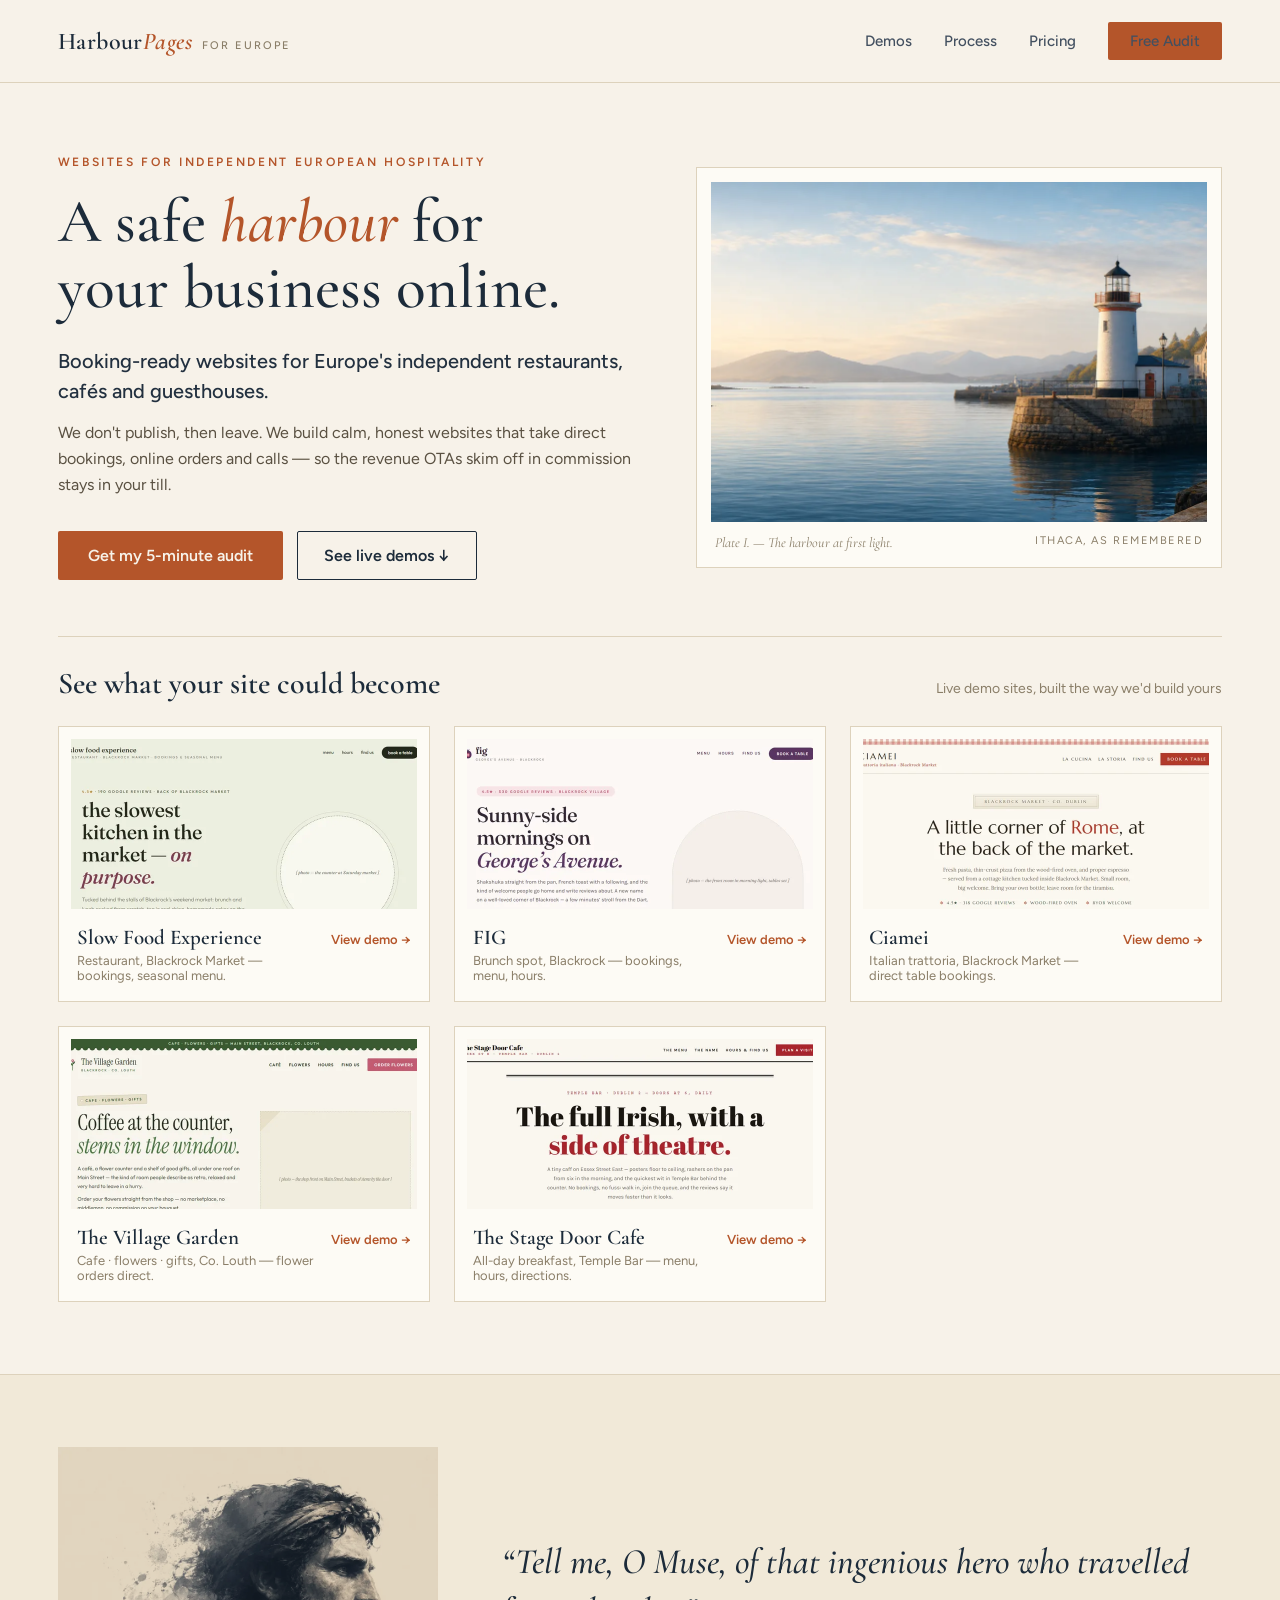
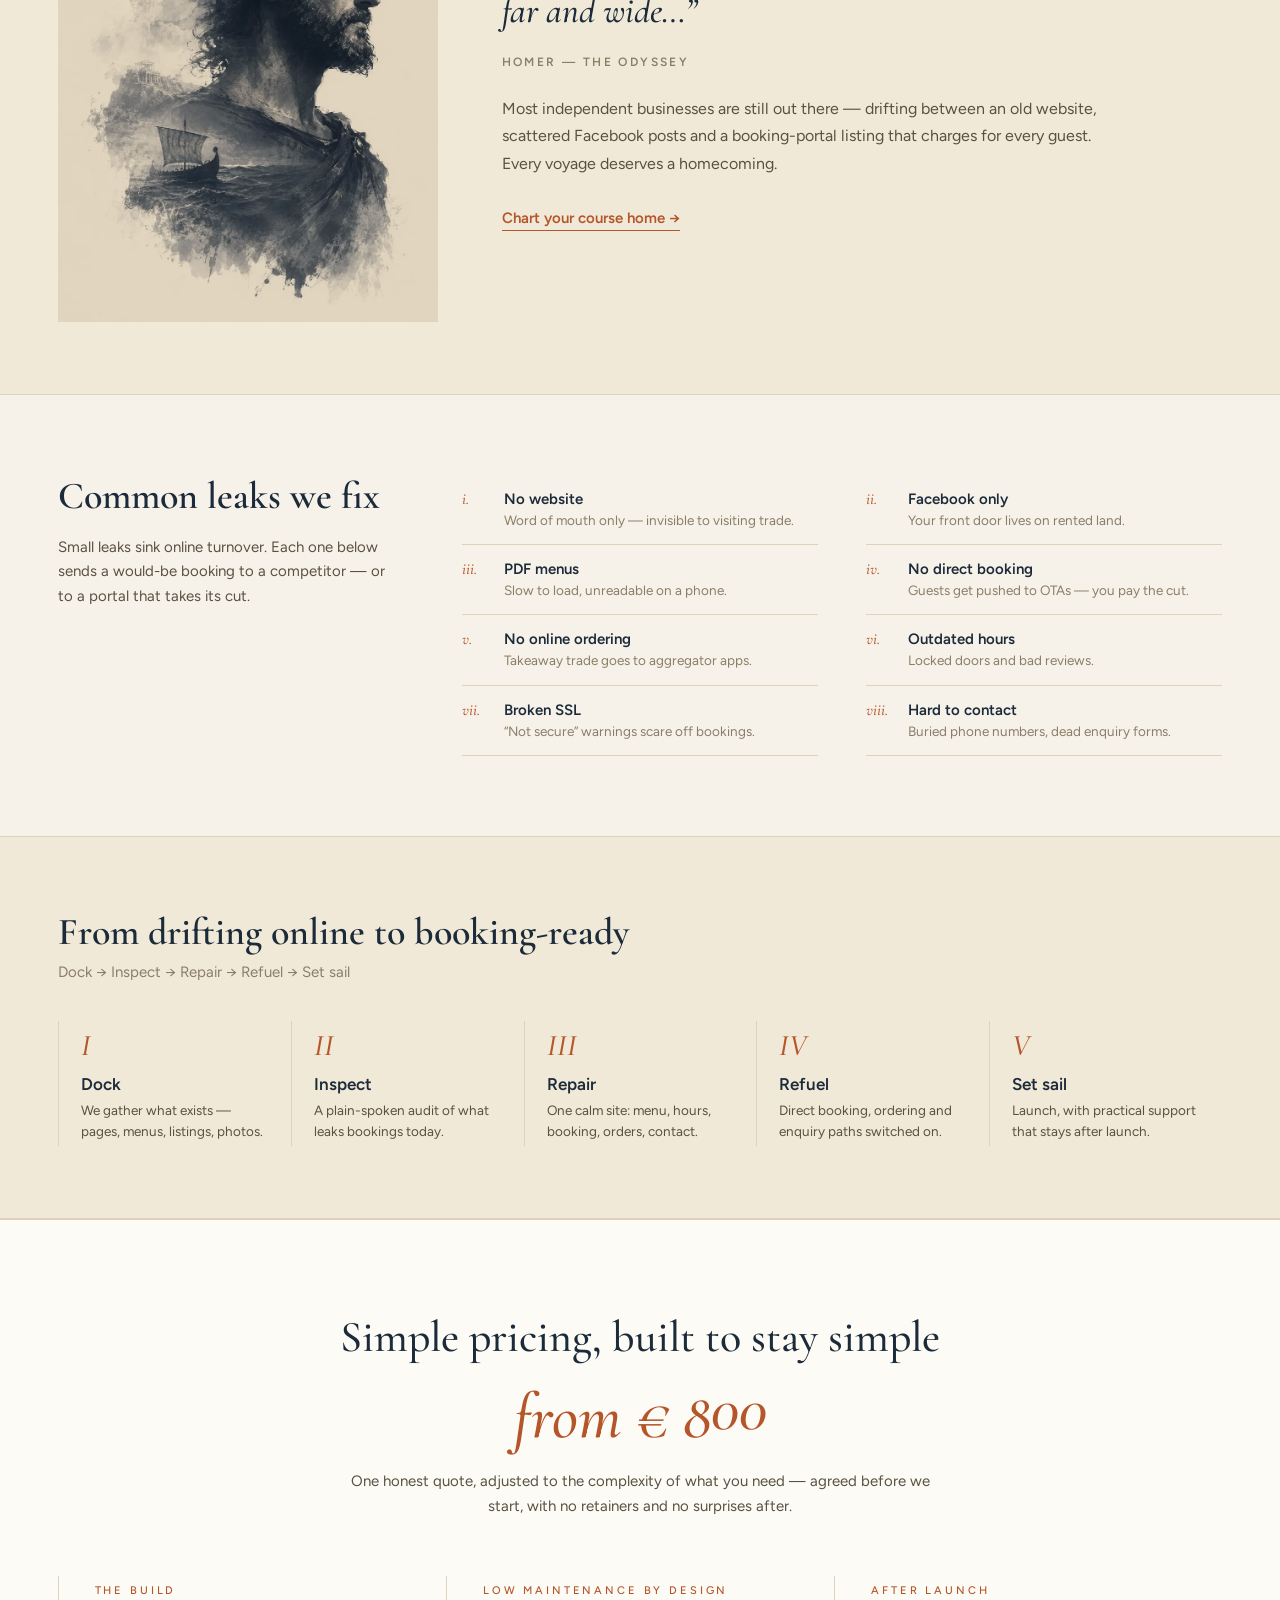
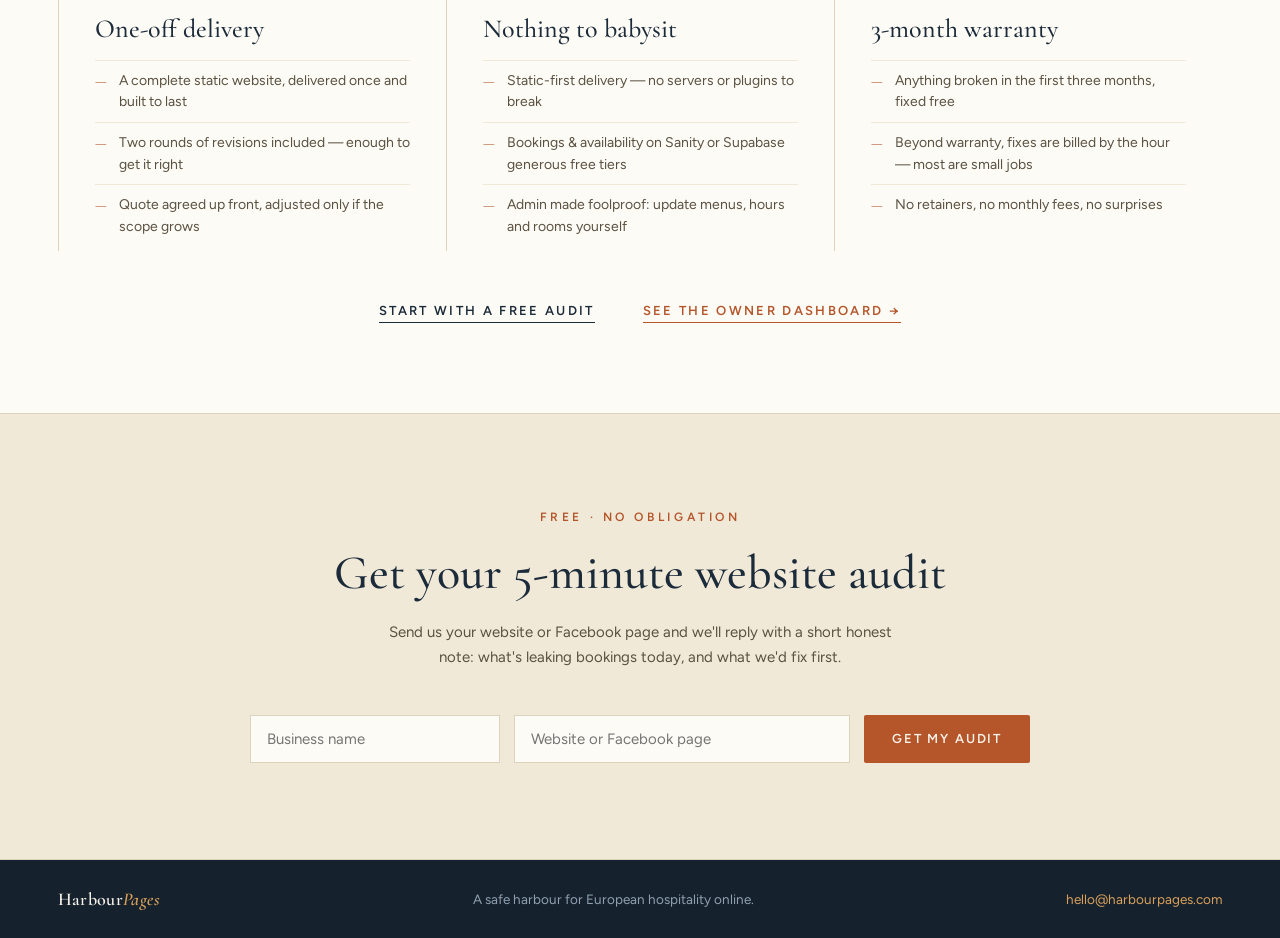
<file: index.html>
<!doctype html>
<html lang="en-IE">
<head>
  <meta charset="utf-8">
  <meta name="viewport" content="width=device-width, initial-scale=1">
  <meta name="description" content="HarbourPages builds calm, honest, booking-ready websites for Europe's independent restaurants, cafés and guesthouses — so the revenue OTAs skim off in commission stays in your till. From €800.">
  <title>HarbourPages — A safe harbour for your business online</title>
  <link rel="preconnect" href="https://fonts.googleapis.com">
  <link rel="preconnect" href="https://fonts.gstatic.com" crossorigin>
  <link href="https://fonts.googleapis.com/css2?family=Cormorant+Garamond:ital,wght@0,400;0,500;0,600;0,700;1,400;1,500;1,600&family=Figtree:wght@400;500;600;700&display=swap" rel="stylesheet">
  <link rel="stylesheet" href="styles.css">
  <link rel="preload" as="image" href="assets/harbour-hero.webp" fetchpriority="high">
</head>
<body>

  <!-- Nav -->
  <nav class="nav">
    <div class="brand">
      <span class="brandMark">Harbour<em>Pages</em></span>
      <span class="brandTag">For Europe</span>
    </div>
    <div class="navLinks">
      <a href="#demos">Demos</a>
      <a href="#process">Process</a>
      <a href="#pricing">Pricing</a>
      <a class="btn btnSolid btnSmall" href="#audit">Free Audit</a>
    </div>
  </nav>

  <!-- Hero -->
  <header class="hero">
    <div>
      <div class="kicker">Websites for independent European hospitality</div>
      <h1>A safe <em>harbour</em> for your business online.</h1>
      <p class="heroLead">Booking-ready websites for Europe's independent restaurants, caf&eacute;s and guesthouses.</p>
      <p class="heroCopy">We don't publish, then leave. We build calm, honest websites that take direct bookings, online orders and calls &mdash; so the revenue OTAs skim off in commission stays in your till.</p>
      <div class="heroActions">
        <a class="btn btnSolid" href="#audit">Get my 5-minute audit</a>
        <a class="btn btnOutline" href="#demos">See live demos &darr;</a>
      </div>
    </div>
    <figure class="plate">
      <img src="assets/harbour-hero.webp" alt="A harbour at first light" width="1400" height="681" fetchpriority="high" decoding="async">
      <figcaption>
        <span>Plate I. &mdash; The harbour at first light.</span>
        <span class="plateMeta">ITHACA, AS REMEMBERED</span>
      </figcaption>
    </figure>
  </header>

  <!-- Demo-first strip -->
  <section class="demoStrip" id="demos">
    <div class="stripHead">
      <h2>See what your site could become</h2>
      <span>Live demo sites, built the way we'd build yours</span>
    </div>
    <div class="demoGrid">
      <a class="demoCard" href="demos/slow-food-experience/">
        <img src="assets/demo-shots/slow-food-experience.webp" alt="Slow Food Experience &mdash; demo screenshot" width="760" height="340" loading="lazy" decoding="async" style="width:100%;height:170px;object-fit:cover;display:block">
        <div class="demoCardRow">
          <div>
            <h3>Slow Food Experience</h3>
            <p>Restaurant, Blackrock Market &mdash; bookings, seasonal menu.</p>
          </div>
          <span class="view">View demo &rarr;</span>
        </div>
      </a>
      <a class="demoCard" href="demos/fig-blackrock/">
        <img src="assets/demo-shots/fig-blackrock.webp" alt="FIG &mdash; demo screenshot" width="760" height="340" loading="lazy" decoding="async" style="width:100%;height:170px;object-fit:cover;display:block">
        <div class="demoCardRow">
          <div>
            <h3>FIG</h3>
            <p>Brunch spot, Blackrock &mdash; bookings, menu, hours.</p>
          </div>
          <span class="view">View demo &rarr;</span>
        </div>
      </a>
      <a class="demoCard" href="demos/ciamei/">
        <img src="assets/demo-shots/ciamei.webp" alt="Ciamei &mdash; demo screenshot" width="760" height="340" loading="lazy" decoding="async" style="width:100%;height:170px;object-fit:cover;display:block">
        <div class="demoCardRow">
          <div>
            <h3>Ciamei</h3>
            <p>Italian trattoria, Blackrock Market &mdash; direct table bookings.</p>
          </div>
          <span class="view">View demo &rarr;</span>
        </div>
      </a>
      <a class="demoCard" href="demos/the-village-garden/">
        <img src="assets/demo-shots/the-village-garden.webp" alt="The Village Garden &mdash; demo screenshot" width="760" height="340" loading="lazy" decoding="async" style="width:100%;height:170px;object-fit:cover;display:block">
        <div class="demoCardRow">
          <div>
            <h3>The Village Garden</h3>
            <p>Cafe &middot; flowers &middot; gifts, Co. Louth &mdash; flower orders direct.</p>
          </div>
          <span class="view">View demo &rarr;</span>
        </div>
      </a>
      <a class="demoCard" href="demos/the-stage-door-cafe/">
        <img src="assets/demo-shots/the-stage-door-cafe.webp" alt="The Stage Door Cafe &mdash; demo screenshot" width="760" height="340" loading="lazy" decoding="async" style="width:100%;height:170px;object-fit:cover;display:block">
        <div class="demoCardRow">
          <div>
            <h3>The Stage Door Cafe</h3>
            <p>All-day breakfast, Temple Bar &mdash; menu, hours, directions.</p>
          </div>
          <span class="view">View demo &rarr;</span>
        </div>
      </a>
    </div>
  </section>

  <!-- Odyssey quote band -->
  <section class="band bandAlt quoteBand">
    <img src="assets/odysseus.webp" alt="Ink-wash portrait of Odysseus" width="900" height="1125" loading="lazy" decoding="async">
    <div>
      <blockquote>&ldquo;Tell me, O Muse, of that ingenious hero who travelled far and wide&hellip;&rdquo;</blockquote>
      <div class="quoteAttr">Homer &mdash; The Odyssey</div>
      <p>Most independent businesses are still out there &mdash; drifting between an old website, scattered Facebook posts and a booking-portal listing that charges for every guest. Every voyage deserves a homecoming.</p>
      <a class="linkRule" href="#audit">Chart your course home &rarr;</a>
    </div>
  </section>

  <!-- Leaks -->
  <section class="leaksLayout">
    <div class="intro">
      <h2>Common leaks we fix</h2>
      <p>Small leaks sink online turnover. Each one below sends a would-be booking to a competitor &mdash; or to a portal that takes its cut.</p>
    </div>
    <div class="leaksGrid">
      <div class="leak"><span class="no">i.</span><div><h3>No website</h3><p>Word of mouth only &mdash; invisible to visiting trade.</p></div></div>
      <div class="leak"><span class="no">ii.</span><div><h3>Facebook only</h3><p>Your front door lives on rented land.</p></div></div>
      <div class="leak"><span class="no">iii.</span><div><h3>PDF menus</h3><p>Slow to load, unreadable on a phone.</p></div></div>
      <div class="leak"><span class="no">iv.</span><div><h3>No direct booking</h3><p>Guests get pushed to OTAs &mdash; you pay the cut.</p></div></div>
      <div class="leak"><span class="no">v.</span><div><h3>No online ordering</h3><p>Takeaway trade goes to aggregator apps.</p></div></div>
      <div class="leak"><span class="no">vi.</span><div><h3>Outdated hours</h3><p>Locked doors and bad reviews.</p></div></div>
      <div class="leak"><span class="no">vii.</span><div><h3>Broken SSL</h3><p>&ldquo;Not secure&rdquo; warnings scare off bookings.</p></div></div>
      <div class="leak"><span class="no">viii.</span><div><h3>Hard to contact</h3><p>Buried phone numbers, dead enquiry forms.</p></div></div>
    </div>
  </section>

  <!-- Process -->
  <section class="band bandAlt processBand" id="process">
    <h2>From drifting online to booking-ready</h2>
    <p class="route">Dock &rarr; Inspect &rarr; Repair &rarr; Refuel &rarr; Set sail</p>
    <div class="processGrid">
      <div class="step"><div class="no">I</div><h3>Dock</h3><p>We gather what exists &mdash; pages, menus, listings, photos.</p></div>
      <div class="step"><div class="no">II</div><h3>Inspect</h3><p>A plain-spoken audit of what leaks bookings today.</p></div>
      <div class="step"><div class="no">III</div><h3>Repair</h3><p>One calm site: menu, hours, booking, orders, contact.</p></div>
      <div class="step"><div class="no">IV</div><h3>Refuel</h3><p>Direct booking, ordering and enquiry paths switched on.</p></div>
      <div class="step"><div class="no">V</div><h3>Set sail</h3><p>Launch, with practical support that stays after launch.</p></div>
    </div>
  </section>

  <!-- Pricing -->
  <section class="bandCard pricingBand" id="pricing">
    <h2>Simple pricing, built to stay simple</h2>
    <div class="priceHero"><span>from &euro;&thinsp;8<span class="priceZeros">00</span></span></div>
    <p class="priceSub">One honest quote, adjusted to the complexity of what you need &mdash; agreed before we start, with no retainers and no surprises after.</p>
    <div class="pricingCols">
      <div class="priceCol">
        <div class="tag">The build</div>
        <h3>One-off delivery</h3>
        <div class="pricePoint"><span class="dash">&mdash;</span><span>A complete static website, delivered once and built to last</span></div>
        <div class="pricePoint"><span class="dash">&mdash;</span><span>Two rounds of revisions included &mdash; enough to get it right</span></div>
        <div class="pricePoint"><span class="dash">&mdash;</span><span>Quote agreed up front, adjusted only if the scope grows</span></div>
      </div>
      <div class="priceCol">
        <div class="tag">Low maintenance by design</div>
        <h3>Nothing to babysit</h3>
        <div class="pricePoint"><span class="dash">&mdash;</span><span>Static-first delivery &mdash; no servers or plugins to break</span></div>
        <div class="pricePoint"><span class="dash">&mdash;</span><span>Bookings &amp; availability on Sanity or Supabase generous free tiers</span></div>
        <div class="pricePoint"><span class="dash">&mdash;</span><span>Admin made foolproof: update menus, hours and rooms yourself</span></div>
      </div>
      <div class="priceCol">
        <div class="tag">After launch</div>
        <h3>3-month warranty</h3>
        <div class="pricePoint"><span class="dash">&mdash;</span><span>Anything broken in the first three months, fixed free</span></div>
        <div class="pricePoint"><span class="dash">&mdash;</span><span>Beyond warranty, fixes are billed by the hour &mdash; most are small jobs</span></div>
        <div class="pricePoint"><span class="dash">&mdash;</span><span>No retainers, no monthly fees, no surprises</span></div>
      </div>
    </div>
    <div class="pricingLinks">
      <a class="linkCaps inkLink" href="#audit">Start with a free audit</a>
      <a class="linkCaps" href="dashboard.html">See the owner dashboard &rarr;</a>
    </div>
  </section>

  <!-- Audit finale -->
  <section class="bandAlt auditBand" id="audit">
    <span class="kicker">Free &middot; no obligation</span>
    <h2>Get your 5-minute website audit</h2>
    <p>Send us your website or Facebook page and we'll reply with a short honest note: what's leaking bookings today, and what we'd fix first.</p>
    <form class="auditRow" id="auditForm" novalidate>
      <input name="business_name" placeholder="Business name" aria-label="Business name" required maxlength="300">
      <input class="wide" name="website" placeholder="Website or Facebook page" aria-label="Website or Facebook page" required maxlength="300">
      <input class="hp" name="company" tabindex="-1" autocomplete="off" aria-hidden="true">
      <button class="btn btnSolid btnCaps" type="submit">Get my audit</button>
    </form>
    <p class="auditNote" id="auditNote" hidden></p>
  </section>

  <!-- Footer -->
  <footer class="footer">
    <span class="brandMark">Harbour<em>Pages</em></span>
    <span>A safe harbour for European hospitality online.</span>
    <a href="mailto:hello@harbourpages.com">hello@harbourpages.com</a>
  </footer>

<script>
(function () {
  var form = document.getElementById("auditForm");
  var note = document.getElementById("auditNote");
  var btn = form.querySelector("button");
  form.addEventListener("submit", async function (e) {
    e.preventDefault();
    var fd = new FormData(form);
    if (!String(fd.get("business_name")).trim() || !String(fd.get("website")).trim()) {
      note.hidden = false;
      note.textContent = "Please fill in both fields — we need somewhere to look.";
      return;
    }
    btn.disabled = true;
    btn.textContent = "Sending…";
    try {
      var res = await fetch("/api/lead", {
        method: "POST",
        headers: { "content-type": "application/json" },
        body: JSON.stringify({
          business_name: fd.get("business_name"),
          website: fd.get("website"),
          company: fd.get("company"),
          source: "landing-audit"
        })
      });
      var out = await res.json();
      if (!res.ok || !out.ok) throw new Error(out.error || "failed");
      form.hidden = true;
      note.hidden = false;
      note.textContent = "Thank you — your audit request is in. We’ll reply with a short, honest note within one working day.";
    } catch (err) {
      note.hidden = false;
      note.innerHTML = 'Something went wrong on our end. Email us instead: <a href="mailto:hello@harbourpages.com">hello@harbourpages.com</a>';
      btn.disabled = false;
      btn.textContent = "Get my audit";
    }
  });
})();
</script>
</body>
</html>
</file>
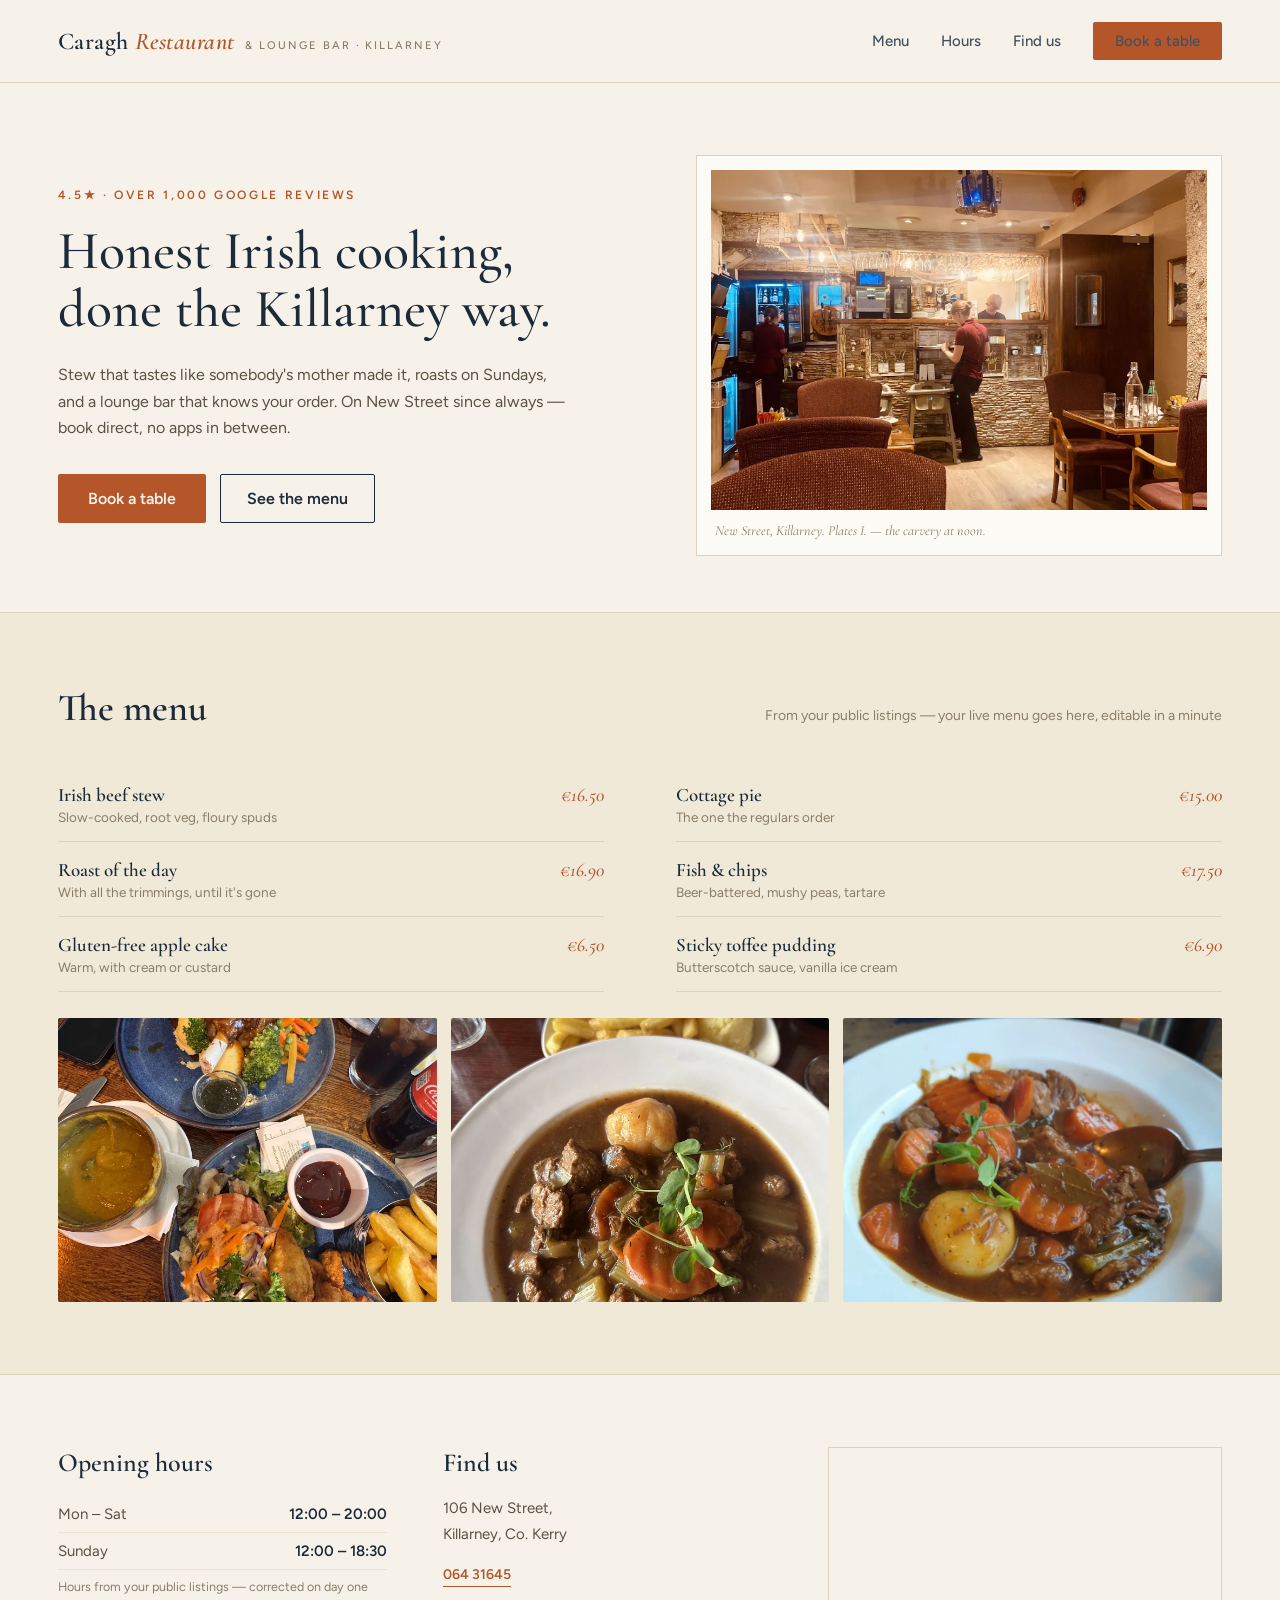
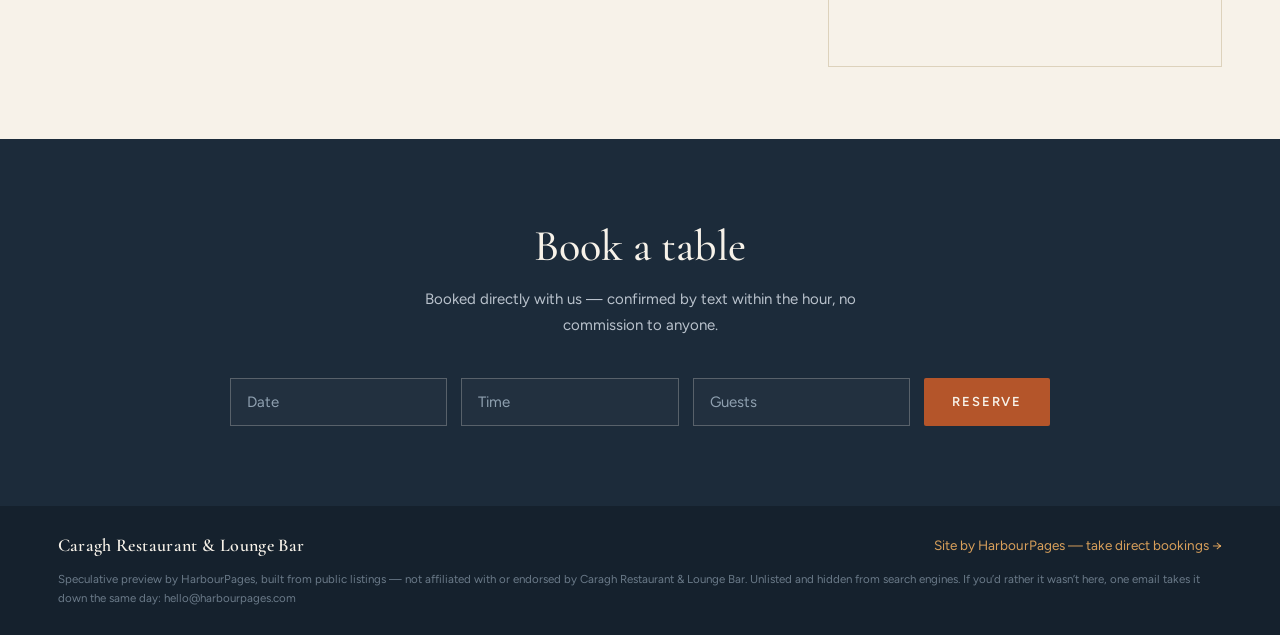
<file: demos/caragh-restaurant/index.html>
<!doctype html>
<html lang="en-IE">
<head>
  <meta charset="utf-8">
  <meta name="viewport" content="width=device-width, initial-scale=1">
  <meta name="robots" content="noindex, nofollow">
  <meta name="description" content="Demo site by HarbourPages — Caragh Restaurant & Lounge Bar, Killarney. Honest Irish cooking on New Street. Book a table directly, no apps in between.">
  <title>Caragh Restaurant &amp; Lounge Bar — Killarney (HarbourPages demo)</title>
  <link rel="preconnect" href="https://fonts.googleapis.com">
  <link rel="preconnect" href="https://fonts.gstatic.com" crossorigin>
  <link href="https://fonts.googleapis.com/css2?family=Cormorant+Garamond:ital,wght@0,400;0,500;0,600;0,700;1,400;1,500;1,600&family=Figtree:wght@400;500;600;700&display=swap" rel="stylesheet">
  <link rel="stylesheet" href="../../styles.css">
</head>
<body>

  <nav class="nav">
    <div class="brand">
      <span class="brandMark">Caragh <em>Restaurant</em></span>
      <span class="brandTag">&amp; Lounge Bar &middot; Killarney</span>
    </div>
    <div class="navLinks">
      <a href="#menu">Menu</a>
      <a href="#hours">Hours</a>
      <a href="#hours">Find us</a>
      <a class="btn btnSolid btnSmall" href="#book">Book a table</a>
    </div>
  </nav>

  <header class="hero">
    <div>
      <div class="kicker">4.5&#9733; &middot; over 1,000 Google reviews</div>
      <h1 style="font-size:clamp(38px, 4.2vw, 60px);">Honest Irish cooking, done the Killarney way.</h1>
      <p class="heroCopy" style="max-width:32em;">Stew that tastes like somebody's mother made it, roasts on Sundays, and a lounge bar that knows your order. On New Street since always &mdash; book direct, no apps in between.</p>
      <div class="heroActions">
        <a class="btn btnSolid" href="#book">Book a table</a>
        <a class="btn btnOutline" href="#menu">See the menu</a>
      </div>
    </div>
    <figure class="plate">
      <div class="placeholder" style="height:340px;"><img src="photos/00-interior.webp" alt="the dining room, lunch service" loading="lazy" style="display:block;width:100%;aspect-ratio:3/2;object-fit:cover"></div>
      <figcaption><span>New Street, Killarney. Plates I. &mdash; the carvery at noon.</span></figcaption>
    </figure>
  </header>

  <section class="band bandAlt menuBand" id="menu">
    <div class="menuHead">
      <h2>The menu</h2>
      <span>From your public listings &mdash; your live menu goes here, editable in a minute</span>
    </div>
    <div class="menuGrid">
      <div class="dish"><div><h3>Irish beef stew</h3><p>Slow-cooked, root veg, floury spuds</p></div><span class="price">&euro;16.50</span></div>
      <div class="dish"><div><h3>Cottage pie</h3><p>The one the regulars order</p></div><span class="price">&euro;15.00</span></div>
      <div class="dish"><div><h3>Roast of the day</h3><p>With all the trimmings, until it's gone</p></div><span class="price">&euro;16.90</span></div>
      <div class="dish"><div><h3>Fish &amp; chips</h3><p>Beer-battered, mushy peas, tartare</p></div><span class="price">&euro;17.50</span></div>
      <div class="dish"><div><h3>Gluten-free apple cake</h3><p>Warm, with cream or custard</p></div><span class="price">&euro;6.50</span></div>
      <div class="dish"><div><h3>Sticky toffee pudding</h3><p>Butterscotch sauce, vanilla ice cream</p></div><span class="price">&euro;6.90</span></div>
    </div>
    <div style="display:grid;grid-template-columns:repeat(3,1fr);gap:14px;margin-top:26px">
      <img src="photos/10-food.webp" alt="A plate at Caragh" loading="lazy" style="width:100%;aspect-ratio:4/3;object-fit:cover;display:block;border-radius:2px">
      <img src="photos/11-food.webp" alt="A plate at Caragh" loading="lazy" style="width:100%;aspect-ratio:4/3;object-fit:cover;display:block;border-radius:2px">
      <img src="photos/12-food.webp" alt="A plate at Caragh" loading="lazy" style="width:100%;aspect-ratio:4/3;object-fit:cover;display:block;border-radius:2px">
    </div>
  </section>

  <section class="band infoGrid" id="hours">
    <div>
      <h3>Opening hours</h3>
      <div class="hoursRow"><span>Mon &ndash; Sat</span><strong>12:00 &ndash; 20:00</strong></div>
      <div class="hoursRow"><span>Sunday</span><strong>12:00 &ndash; 18:30</strong></div>
      <div class="hoursRow"><span style="font-size:12.5px;color:#8A7E68;">Hours from your public listings &mdash; corrected on day one</span><strong></strong></div>
    </div>
    <div>
      <h3>Find us</h3>
      <p class="address">106 New Street,<br>Killarney, Co. Kerry</p>
      <a class="linkRule" href="tel:+3536431645" style="font-size:14px;">064 31645</a>
    </div>
    <div class="mapSlot"><iframe title="Map &mdash; Caragh Restaurant, New Street, Killarney" loading="lazy" referrerpolicy="no-referrer-when-downgrade" style="width:100%;height:100%;min-height:220px;border:0;display:block;border-radius:2px" src="https://www.openstreetmap.org/export/embed.html?bbox=-9.516584,52.055014,-9.502984,52.063014&layer=mapnik&marker=52.059014,-9.509784"></iframe></div>
  </section>

  <section class="bandDark bookBand" id="book">
    <h2>Book a table</h2>
    <p>Booked directly with us &mdash; confirmed by text within the hour, no commission to anyone.</p>
    <div class="bookRow">
      <input placeholder="Date" aria-label="Date">
      <input placeholder="Time" aria-label="Time">
      <input placeholder="Guests" aria-label="Guests">
      <a class="btn btnSolid btnCaps" href="mailto:hello@harbourpages.com?subject=Table%20booking%20(Caragh%20demo)">Reserve</a>
    </div>
  </section>

  <footer class="footer">
    <span class="brandMark" style="font-style:normal;">Caragh Restaurant &amp; Lounge Bar</span>
    <a href="https://harbourpages.com">Site by HarbourPages &mdash; take direct bookings &rarr;</a>
      <div style="width:100%;font-size:11.5px;opacity:.7;line-height:1.6">Speculative preview by HarbourPages, built from public listings &mdash; not affiliated with or endorsed by Caragh Restaurant & Lounge Bar. Unlisted and hidden from search engines. If you&rsquo;d rather it wasn&rsquo;t here, one email takes it down the same day: hello@harbourpages.com</div>
  </footer>

</body>
</html>
</file>
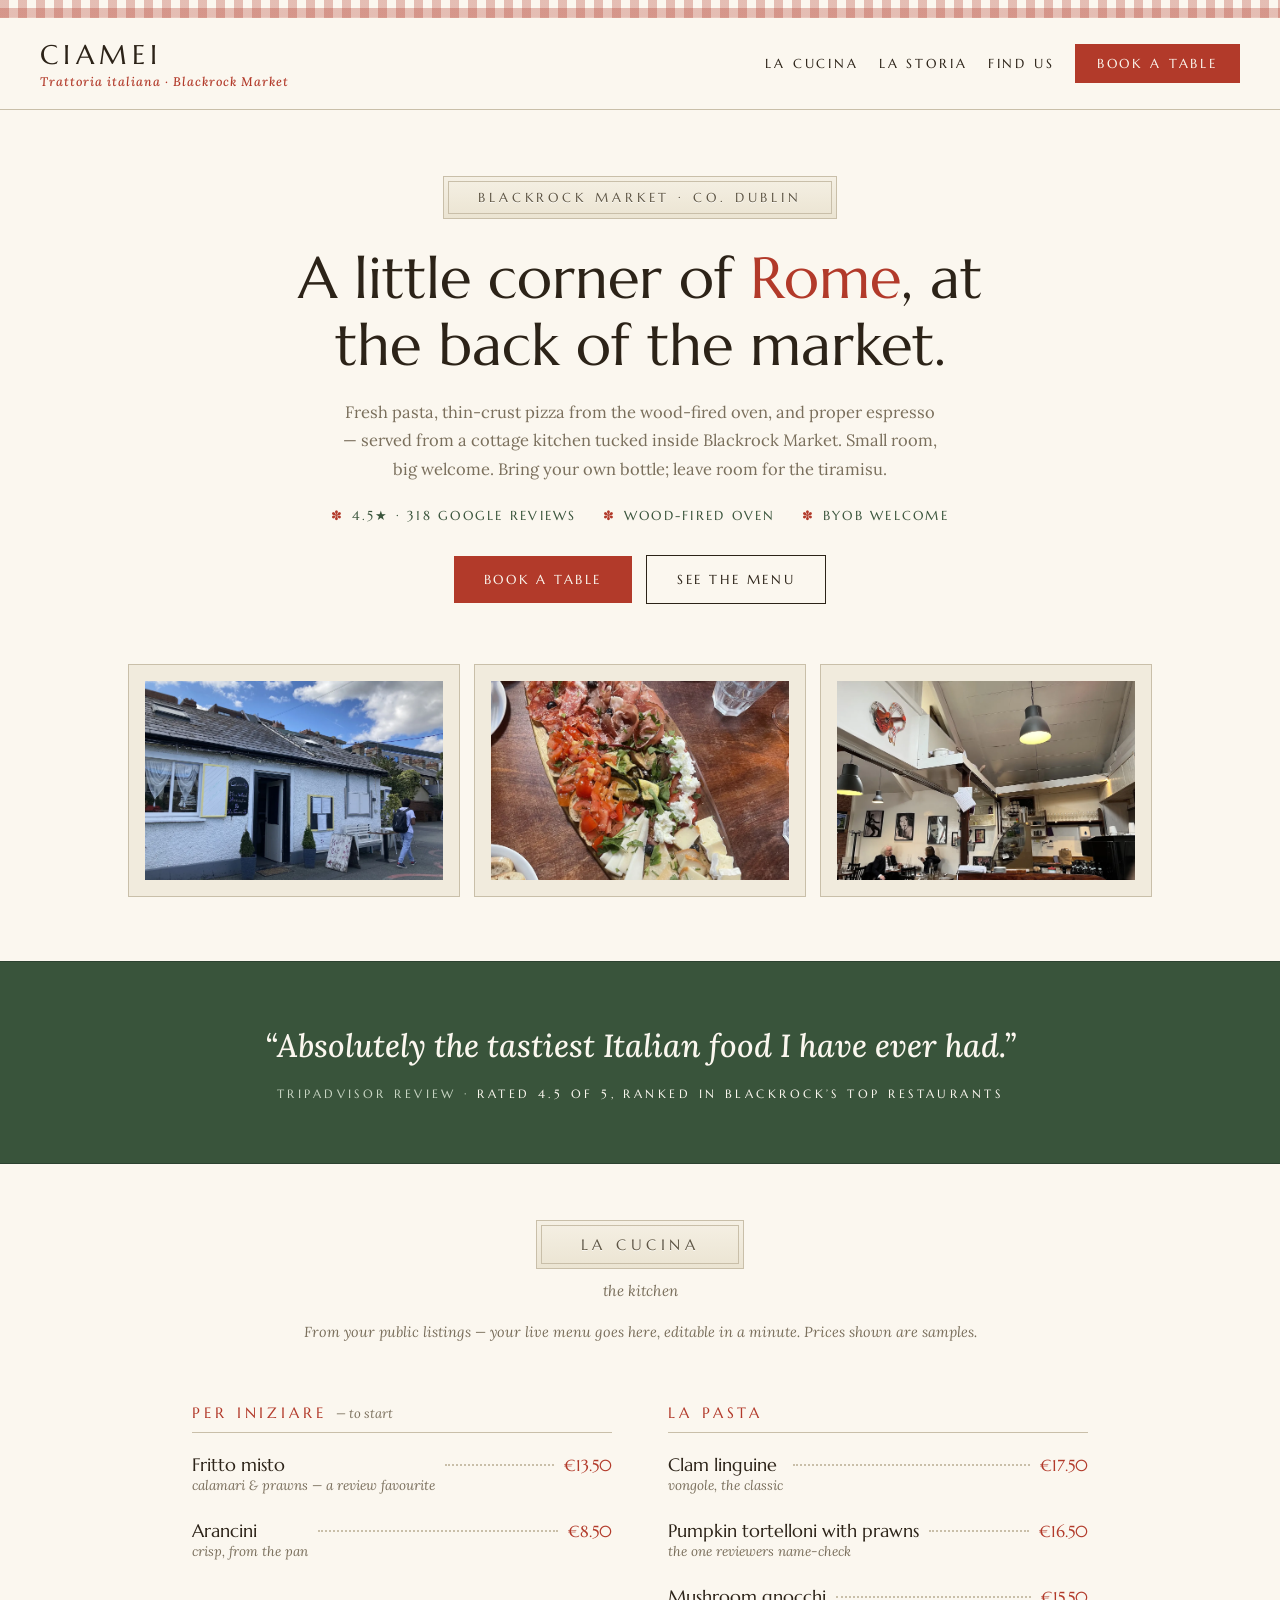
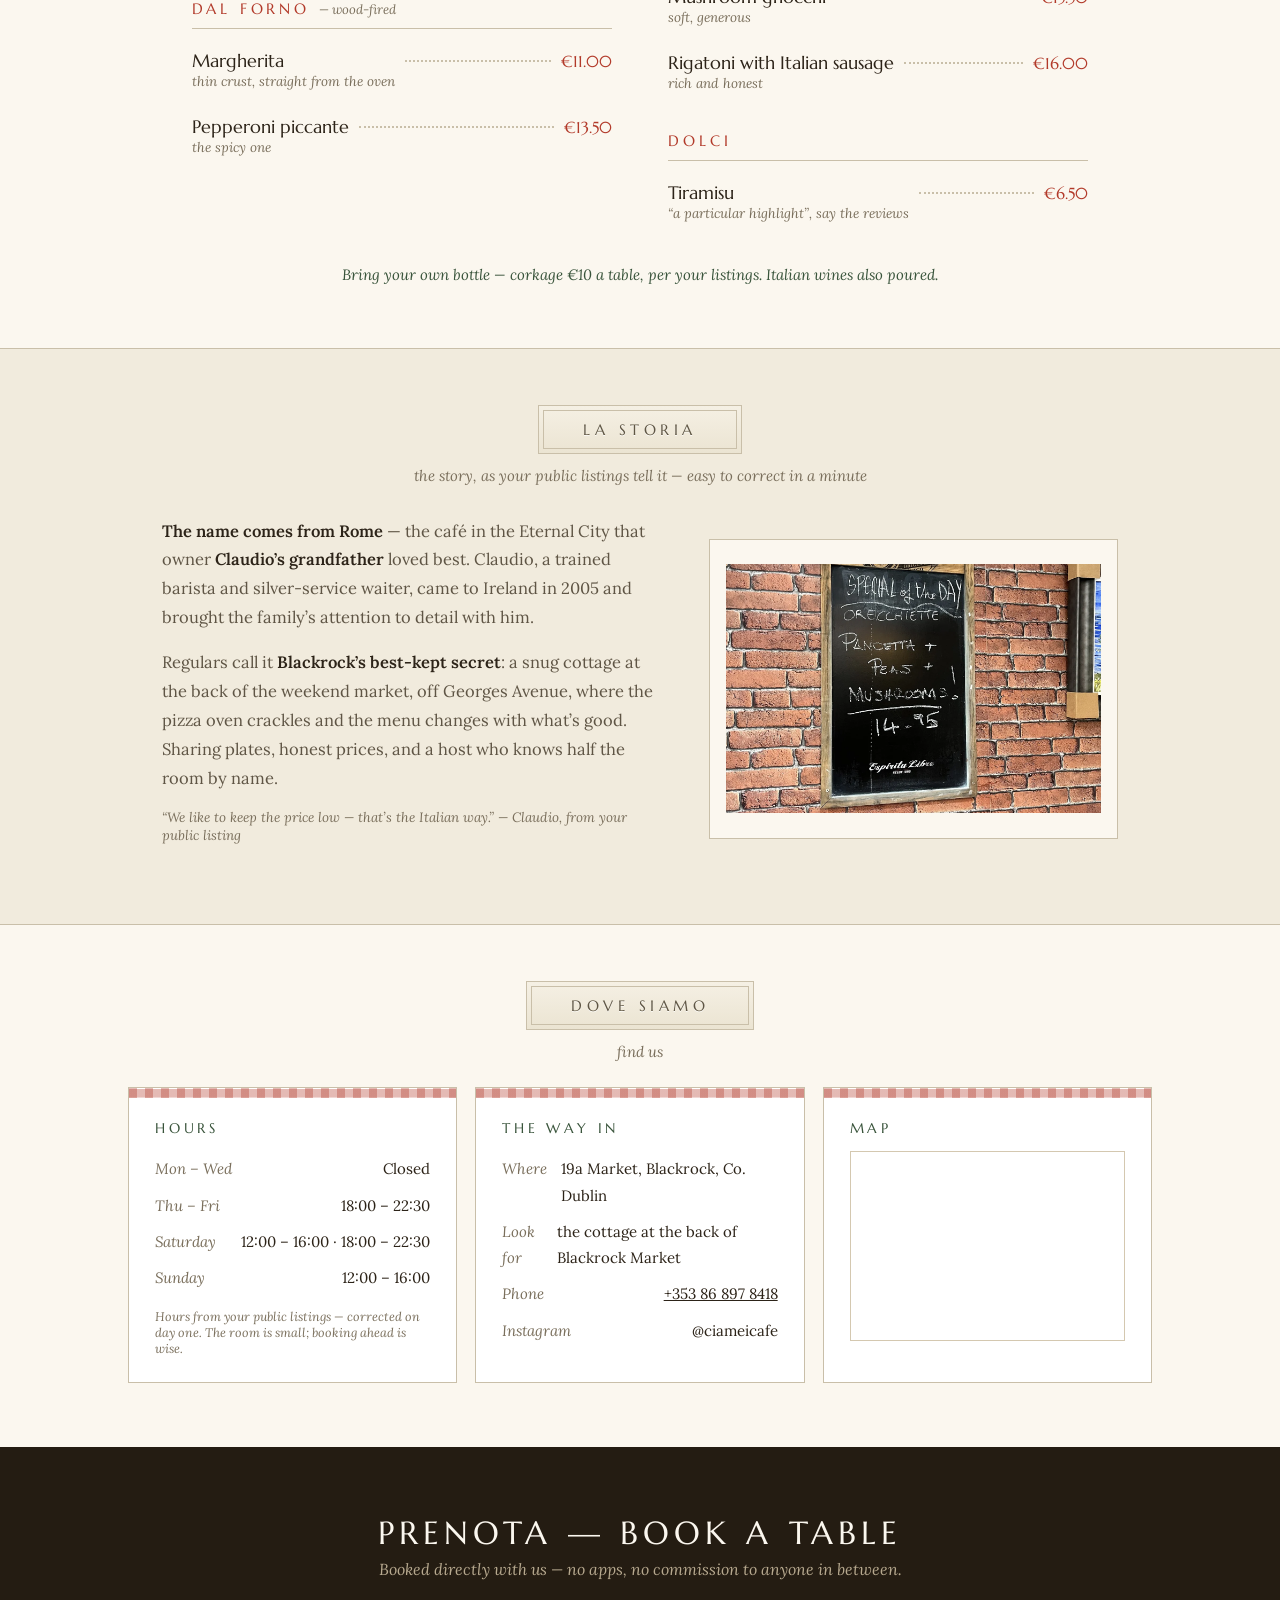
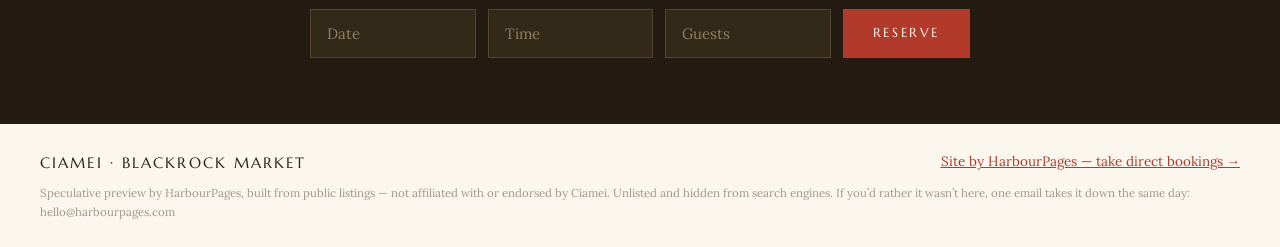
<file: demos/ciamei/index.html>
<!doctype html>
<html lang="en-IE">
<head>
  <meta charset="utf-8">
  <meta name="viewport" content="width=device-width, initial-scale=1">
  <meta name="robots" content="noindex, nofollow">
  <meta name="description" content="Demo site by HarbourPages — Ciamei, the Italian trattoria at the back of Blackrock Market. Fresh pasta, wood-fired pizza, Roman hospitality. Book a table directly, no apps in between.">
  <title>Ciamei — Blackrock Market (HarbourPages demo)</title>
  <link rel="preconnect" href="https://fonts.googleapis.com">
  <link rel="preconnect" href="https://fonts.gstatic.com" crossorigin>
  <link href="https://fonts.googleapis.com/css2?family=Marcellus&family=Lora:ital,wght@0,400;0,500;0,600;1,400;1,500&display=swap" rel="stylesheet">
  <style>
    /* Ciamei — trattoria del mercato: floured marble × pomodoro gingham × Roman street-plate caps */
    :root{
      --flour:#FBF7EF; --marble:#F1EBDD; --ink:#2C2318; --faint:#7A6F5C;
      --pomodoro:#B23A2A; --pomodoro-deep:#8C2B1E; --basil:#39543B; --basil-deep:#2C4230;
      --stone:#C9BFA9; --espresso:#241C12;
      --roman:'Marcellus',Georgia,serif; --hand:'Lora',Georgia,serif;
    }
    *{box-sizing:border-box}
    body{margin:0;background:var(--flour);color:var(--ink);font:400 16.5px/1.75 var(--hand)}
    .gingham{height:18px;background:
      repeating-linear-gradient(90deg,rgba(178,58,42,.30) 0 9px,transparent 9px 18px),
      repeating-linear-gradient(0deg,rgba(178,58,42,.30) 0 9px,transparent 9px 18px),
      var(--flour);border-bottom:1px solid rgba(178,58,42,.25)}
    /* nav */
    nav{display:flex;justify-content:space-between;align-items:center;flex-wrap:wrap;gap:12px;
      padding:20px 40px;border-bottom:1px solid var(--stone);background:var(--flour)}
    .wordmark{font:400 27px var(--roman);letter-spacing:.2em;text-transform:uppercase;color:var(--ink)}
    .wordmark small{display:block;font:italic 500 12.5px var(--hand);letter-spacing:.08em;
      text-transform:none;color:var(--pomodoro);margin-top:1px}
    .navlinks{display:flex;align-items:center;flex-wrap:wrap;gap:20px}
    .navlinks a{font:400 13px var(--roman);letter-spacing:.22em;text-transform:uppercase;
      color:var(--ink);text-decoration:none}
    .navlinks a:hover{color:var(--pomodoro)}
    .navlinks a.navbook{background:var(--pomodoro);color:var(--flour);padding:11px 22px}
    .navlinks a.navbook:hover{background:var(--pomodoro-deep);color:var(--flour)}
    /* hero: centred day-menu card */
    .hero{max-width:820px;margin:0 auto;text-align:center;padding:66px 28px 46px}
    .targa{display:inline-block;background:linear-gradient(#F5F0E4,#EBE4D2);
      border:1px solid var(--stone);outline:1px solid var(--stone);outline-offset:-6px;
      padding:12px 34px;font:400 13px var(--roman);letter-spacing:.3em;text-transform:uppercase;
      color:#5F5644;text-shadow:0 1px 0 rgba(255,255,255,.8)}
    h1{font:400 clamp(34px,5.4vw,58px)/1.16 var(--roman);margin:26px 0 18px;color:var(--ink)}
    h1 em{font-style:normal;color:var(--pomodoro)}
    .hero p{color:var(--faint);max-width:36em;margin:0 auto}
    .meta{display:flex;justify-content:center;gap:14px 26px;flex-wrap:wrap;margin-top:24px;
      font:400 12.5px var(--roman);letter-spacing:.18em;text-transform:uppercase;color:var(--basil)}
    .meta span:before{content:"\273D";color:var(--pomodoro);margin-right:8px}
    .btnrow{margin-top:32px}
    .btn{display:inline-block;font:400 13px var(--roman);letter-spacing:.2em;text-transform:uppercase;
      text-decoration:none;padding:15px 30px}
    .btn.solid{background:var(--pomodoro);color:var(--flour)} .btn.solid:hover{background:var(--pomodoro-deep)}
    .btn.line{border:1px solid var(--ink);color:var(--ink);margin-left:10px}
    /* photo strip */
    .strip{display:grid;grid-template-columns:1fr 1fr 1fr;gap:14px;max-width:1080px;
      margin:0 auto;padding:14px 28px 64px}
    .ph{background:var(--marble);border:1px solid var(--stone);min-height:230px;
      display:flex;align-items:center;justify-content:center;text-align:center;padding:16px;
      color:var(--faint);font:italic 400 13.5px var(--hand)}
    /* section header plates */
    .plate{text-align:center;padding:56px 24px 6px}
    .plate .targa{padding:14px 44px;font-size:15px}
    .plate .sotto{font:italic 400 15px var(--hand);color:var(--faint);margin-top:12px}
    /* quote band */
    .lode{background:var(--basil);color:var(--flour);text-align:center;padding:62px 28px;
      border-top:1px solid var(--basil-deep);border-bottom:1px solid var(--basil-deep)}
    .lode blockquote{font:italic 500 clamp(22px,3.2vw,32px)/1.4 var(--hand);max-width:24em;margin:0 auto}
    .lode .who{font:400 11.5px var(--roman);letter-spacing:.3em;text-transform:uppercase;
      color:#C9D6C4;margin-top:18px}
    .lode .who b{color:var(--flour);font-weight:400}
    /* menu */
    .cucina{max-width:960px;margin:0 auto;padding:16px 32px 30px}
    .hedge{text-align:center;font:italic 400 14.5px var(--hand);color:var(--faint);margin:0 0 36px}
    .courses{display:grid;grid-template-columns:1fr 1fr;gap:18px 56px}
    .course h3{font:400 15px var(--roman);letter-spacing:.26em;text-transform:uppercase;
      color:var(--pomodoro);border-bottom:1px solid var(--stone);padding-bottom:10px;margin:26px 0 8px}
    .course h3 i{font:italic 400 13px var(--hand);letter-spacing:0;text-transform:none;color:var(--faint)}
    .dish{display:flex;align-items:baseline;gap:10px;padding:13px 0}
    .dish .nm{font:400 17.5px var(--roman)}
    .dish .nm small{display:block;font:italic 400 13.5px var(--hand);color:var(--faint);letter-spacing:0}
    .dish .dots{flex:1;border-bottom:2px dotted var(--stone);transform:translateY(-5px);min-width:24px}
    .dish .pr{font:400 16px var(--roman);color:var(--pomodoro)}
    .byob{max-width:960px;margin:0 auto 8px;padding:0 32px 56px;text-align:center;
      font:italic 400 15px var(--hand);color:var(--basil)}
    /* story */
    .storia{background:var(--marble);border-top:1px solid var(--stone);border-bottom:1px solid var(--stone)}
    .storia .inner{max-width:1020px;margin:0 auto;display:grid;grid-template-columns:1.1fr .9fr;
      gap:48px;padding:26px 32px 64px;align-items:center}
    .storia p{color:#5F5545;margin:0 0 16px}
    .storia p b{color:var(--ink);font-weight:600}
    .storia .ph{min-height:300px;background:var(--flour)}
    .storia .postscript{font:italic 400 13.5px var(--hand);color:var(--faint)}
    /* visit grid */
    .visita{max-width:1080px;margin:0 auto;display:grid;grid-template-columns:1fr 1fr 1fr;
      gap:18px;padding:20px 28px 64px}
    .cella{background:#fff;border:1px solid var(--stone);padding:0 0 26px}
    .cella .checktop{height:10px;background:
      repeating-linear-gradient(90deg,rgba(178,58,42,.35) 0 8px,transparent 8px 16px),
      repeating-linear-gradient(0deg,rgba(178,58,42,.35) 0 8px,transparent 8px 16px),#fff;
      border-bottom:1px solid rgba(178,58,42,.2);margin-bottom:22px}
    .cella h3{font:400 13.5px var(--roman);letter-spacing:.28em;text-transform:uppercase;
      color:var(--basil);margin:0 26px 14px}
    .riga{display:flex;justify-content:space-between;gap:14px;font-size:15px;padding:5px 26px}
    .riga span:first-child{font-style:italic;color:var(--faint)}
    .riga a{color:var(--ink)}
    .cella .small{font:italic 400 12.5px var(--hand);color:var(--faint);margin:12px 26px 0}
    .cella iframe{width:calc(100% - 52px);height:190px;border:1px solid var(--stone);
      display:block;margin:0 26px;filter:sepia(.22) saturate(.85)}
    /* booking band */
    .bookband{background:var(--espresso);color:var(--flour);text-align:center;padding:66px 28px}
    .bookband h2{font:400 32px var(--roman);letter-spacing:.16em;text-transform:uppercase;margin:0 0 6px}
    .bookband .sotto{font:italic 400 16px var(--hand);color:#B7A98F;margin-bottom:30px}
    .rowline{display:flex;gap:12px;justify-content:center;flex-wrap:wrap;max-width:660px;margin:0 auto}
    .rowline input{flex:1;min-width:130px;padding:14px 16px;background:#332918;
      border:1px solid #55452C;color:var(--flour);font:400 15px var(--hand)}
    .rowline input::placeholder{color:#8F7F63}
    /* footer */
    footer{display:flex;justify-content:space-between;align-items:center;flex-wrap:wrap;gap:10px;
      padding:26px 40px;color:var(--faint);font-size:13.5px}
    footer b{font:400 15px var(--roman);letter-spacing:.14em;text-transform:uppercase;color:var(--ink)}
    footer a{color:var(--pomodoro)}
    @media(max-width:880px){
      .strip,.courses,.visita{grid-template-columns:1fr}
      .storia .inner{grid-template-columns:1fr}
      nav{justify-content:center;text-align:center;padding:18px 16px}
      .navlinks{justify-content:center;gap:14px}
      .hero{padding:48px 20px 36px}
      .btn.line{margin-left:0;margin-top:10px}
    }
  </style>
</head>
<body>

  <div class="gingham" aria-hidden="true"></div>

  <nav>
    <div class="wordmark">Ciamei<small>Trattoria italiana &middot; Blackrock Market</small></div>
    <div class="navlinks">
      <a href="#cucina">La cucina</a><a href="#storia">La storia</a><a href="#visita">Find us</a>
      <a class="navbook" href="#prenota">Book a table</a>
    </div>
  </nav>

  <header class="hero">
    <div class="targa">Blackrock Market &middot; Co. Dublin</div>
    <h1>A little corner of <em>Rome</em>, at the back of the market.</h1>
    <p>Fresh pasta, thin-crust pizza from the wood-fired oven, and proper espresso &mdash;
       served from a cottage kitchen tucked inside Blackrock Market.
       Small room, big welcome. Bring your own bottle; leave room for the tiramisu.</p>
    <div class="meta">
      <span>4.5&#9733; &middot; 318 Google reviews</span>
      <span>Wood-fired oven</span>
      <span>BYOB welcome</span>
    </div>
    <div class="btnrow">
      <a class="btn solid" href="#prenota">Book a table</a>
      <a class="btn line" href="#cucina">See the menu</a>
    </div>
  </header>

  <div class="strip">
    <div class="ph"><img src="photos/00-exterior.webp" alt="the cottage at the back of the market" loading="lazy" style="display:block;width:100%;aspect-ratio:3/2;object-fit:cover"></div>
    <div class="ph"><img src="photos/01-food.webp" alt="pizza leaving the wood-fired oven" loading="lazy" style="display:block;width:100%;aspect-ratio:3/2;object-fit:cover"></div>
    <div class="ph"><img src="photos/02-interior.webp" alt="Saturday lunch, every table full" loading="lazy" style="display:block;width:100%;aspect-ratio:3/2;object-fit:cover"></div>
  </div>

  <section class="lode">
    <blockquote>&ldquo;Absolutely the tastiest Italian food I have ever had.&rdquo;</blockquote>
    <div class="who">TripAdvisor review &middot; <b>rated 4.5 of 5, ranked in Blackrock&rsquo;s top restaurants</b></div>
  </section>

  <div class="plate" id="cucina">
    <div class="targa">La Cucina</div>
    <div class="sotto">the kitchen</div>
  </div>
  <section class="cucina">
    <div class="hedge">From your public listings &mdash; your live menu goes here, editable in a minute. Prices shown are samples.</div>
    <div class="courses">
      <div class="course">
        <h3>Per iniziare <i>&mdash; to start</i></h3>
        <div class="dish"><div class="nm">Fritto misto<small>calamari &amp; prawns &mdash; a review favourite</small></div><div class="dots"></div><div class="pr">&euro;13.50</div></div>
        <div class="dish"><div class="nm">Arancini<small>crisp, from the pan</small></div><div class="dots"></div><div class="pr">&euro;8.50</div></div>
        <h3>Dal forno <i>&mdash; wood-fired</i></h3>
        <div class="dish"><div class="nm">Margherita<small>thin crust, straight from the oven</small></div><div class="dots"></div><div class="pr">&euro;11.00</div></div>
        <div class="dish"><div class="nm">Pepperoni piccante<small>the spicy one</small></div><div class="dots"></div><div class="pr">&euro;13.50</div></div>
      </div>
      <div class="course">
        <h3>La pasta</h3>
        <div class="dish"><div class="nm">Clam linguine<small>vongole, the classic</small></div><div class="dots"></div><div class="pr">&euro;17.50</div></div>
        <div class="dish"><div class="nm">Pumpkin tortelloni with prawns<small>the one reviewers name-check</small></div><div class="dots"></div><div class="pr">&euro;16.50</div></div>
        <div class="dish"><div class="nm">Mushroom gnocchi<small>soft, generous</small></div><div class="dots"></div><div class="pr">&euro;15.50</div></div>
        <div class="dish"><div class="nm">Rigatoni with Italian sausage<small>rich and honest</small></div><div class="dots"></div><div class="pr">&euro;16.00</div></div>
        <h3>Dolci</h3>
        <div class="dish"><div class="nm">Tiramisu<small>&ldquo;a particular highlight&rdquo;, say the reviews</small></div><div class="dots"></div><div class="pr">&euro;6.50</div></div>
      </div>
    </div>
  </section>
  <div class="byob">Bring your own bottle &mdash; corkage &euro;10 a table, per your listings. Italian wines also poured.</div>

  <section class="storia" id="storia">
    <div class="plate">
      <div class="targa">La Storia</div>
      <div class="sotto">the story, as your public listings tell it &mdash; easy to correct in a minute</div>
    </div>
    <div class="inner">
      <div>
        <p><b>The name comes from Rome</b> &mdash; the caf&eacute; in the Eternal City that owner
           <b>Claudio&rsquo;s grandfather</b> loved best. Claudio, a trained barista and
           silver-service waiter, came to Ireland in 2005 and brought the family&rsquo;s
           attention to detail with him.</p>
        <p>Regulars call it <b>Blackrock&rsquo;s best-kept secret</b>: a snug cottage at the back
           of the weekend market, off Georges Avenue, where the pizza oven crackles and the
           menu changes with what&rsquo;s good. Sharing plates, honest prices, and a host who
           knows half the room by name.</p>
        <p class="postscript">&ldquo;We like to keep the price low &mdash; that&rsquo;s the Italian way.&rdquo;
           &mdash; Claudio, from your public listing</p>
      </div>
      <div class="ph"><img src="photos/03-counter.webp" alt="inside the trattoria" loading="lazy" style="display:block;width:100%;aspect-ratio:3/2;object-fit:cover"></div>
    </div>
  </section>

  <div class="plate" id="visita">
    <div class="targa">Dove Siamo</div>
    <div class="sotto">find us</div>
  </div>
  <section class="visita">
    <div class="cella">
      <div class="checktop" aria-hidden="true"></div>
      <h3>Hours</h3>
      <div class="riga"><span>Mon &ndash; Wed</span><span>Closed</span></div>
      <div class="riga"><span>Thu &ndash; Fri</span><span>18:00 &ndash; 22:30</span></div>
      <div class="riga"><span>Saturday</span><span>12:00 &ndash; 16:00 &middot; 18:00 &ndash; 22:30</span></div>
      <div class="riga"><span>Sunday</span><span>12:00 &ndash; 16:00</span></div>
      <div class="small">Hours from your public listings &mdash; corrected on day one.
        The room is small; booking ahead is wise.</div>
    </div>
    <div class="cella">
      <div class="checktop" aria-hidden="true"></div>
      <h3>The way in</h3>
      <div class="riga"><span>Where</span><span>19a Market, Blackrock, Co. Dublin</span></div>
      <div class="riga"><span>Look for</span><span>the cottage at the back of Blackrock Market</span></div>
      <div class="riga"><span>Phone</span><span><a href="tel:+353868978418">+353 86 897 8418</a></span></div>
      <div class="riga"><span>Instagram</span><span>@ciameicafe</span></div>
    </div>
    <div class="cella">
      <div class="checktop" aria-hidden="true"></div>
      <h3>Map</h3>
      <iframe loading="lazy" referrerpolicy="no-referrer-when-downgrade"
        title="Map — Ciamei, Blackrock Market, 19a Main Street, Blackrock, Co. Dublin"
        src="https://www.openstreetmap.org/export/embed.html?bbox=-6.185473,53.296976,-6.171873,53.304975&layer=mapnik&marker=53.300975,-6.178673"></iframe>
    </div>
  </section>

  <section class="bookband" id="prenota">
    <h2>Prenota &mdash; book a table</h2>
    <div class="sotto">Booked directly with us &mdash; no apps, no commission to anyone in between.</div>
    <div class="rowline">
      <input placeholder="Date" aria-label="Date">
      <input placeholder="Time" aria-label="Time">
      <input placeholder="Guests" aria-label="Guests">
      <a class="btn solid" href="mailto:hello@harbourpages.com?subject=Table%20booking%20(Ciamei%20demo)">Reserve</a>
    </div>
  </section>

  <footer>
    <b>Ciamei &middot; Blackrock Market</b>
    <a href="https://harbourpages.com">Site by HarbourPages &mdash; take direct bookings &rarr;</a>
    <div style="width:100%;font-size:11.5px;opacity:.7;line-height:1.6">Speculative preview by HarbourPages, built from public listings &mdash; not affiliated with or endorsed by Ciamei. Unlisted and hidden from search engines. If you&rsquo;d rather it wasn&rsquo;t here, one email takes it down the same day: hello@harbourpages.com</div>
  </footer>

</body>
</html>
</file>
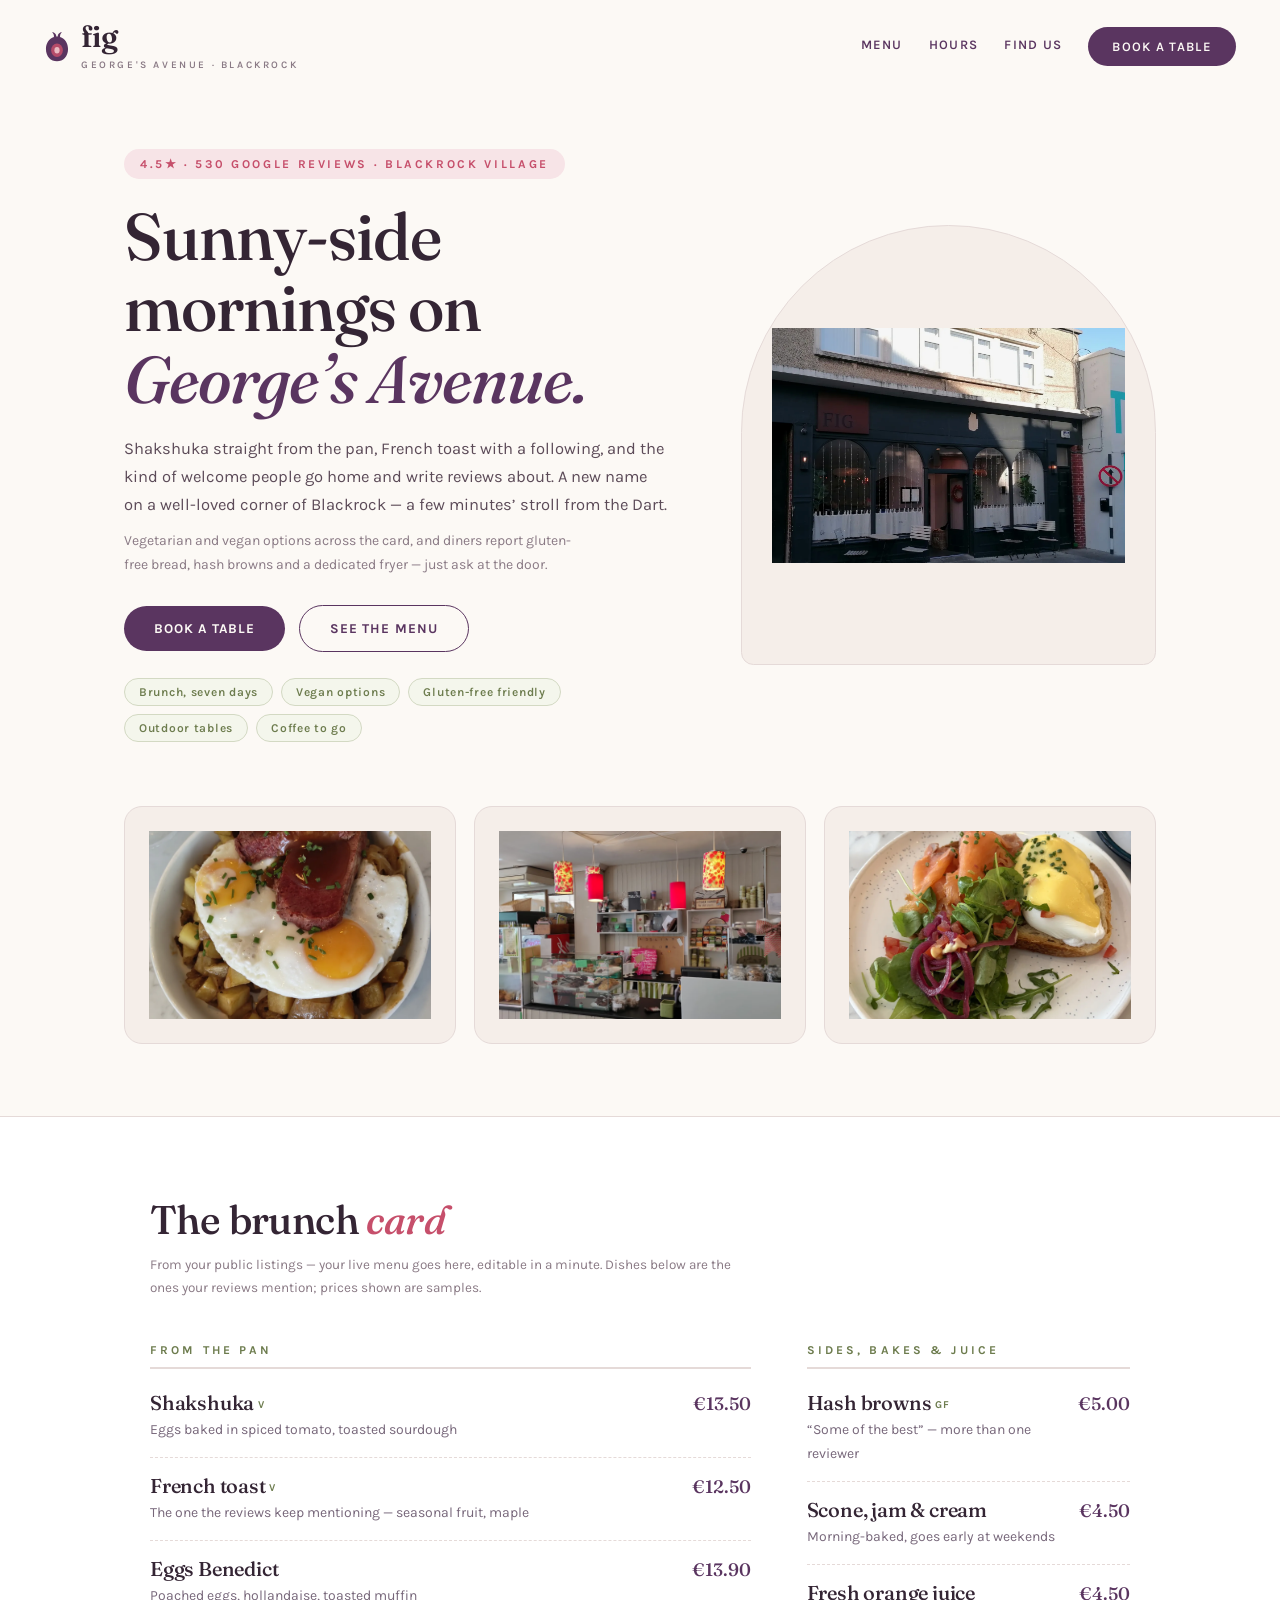
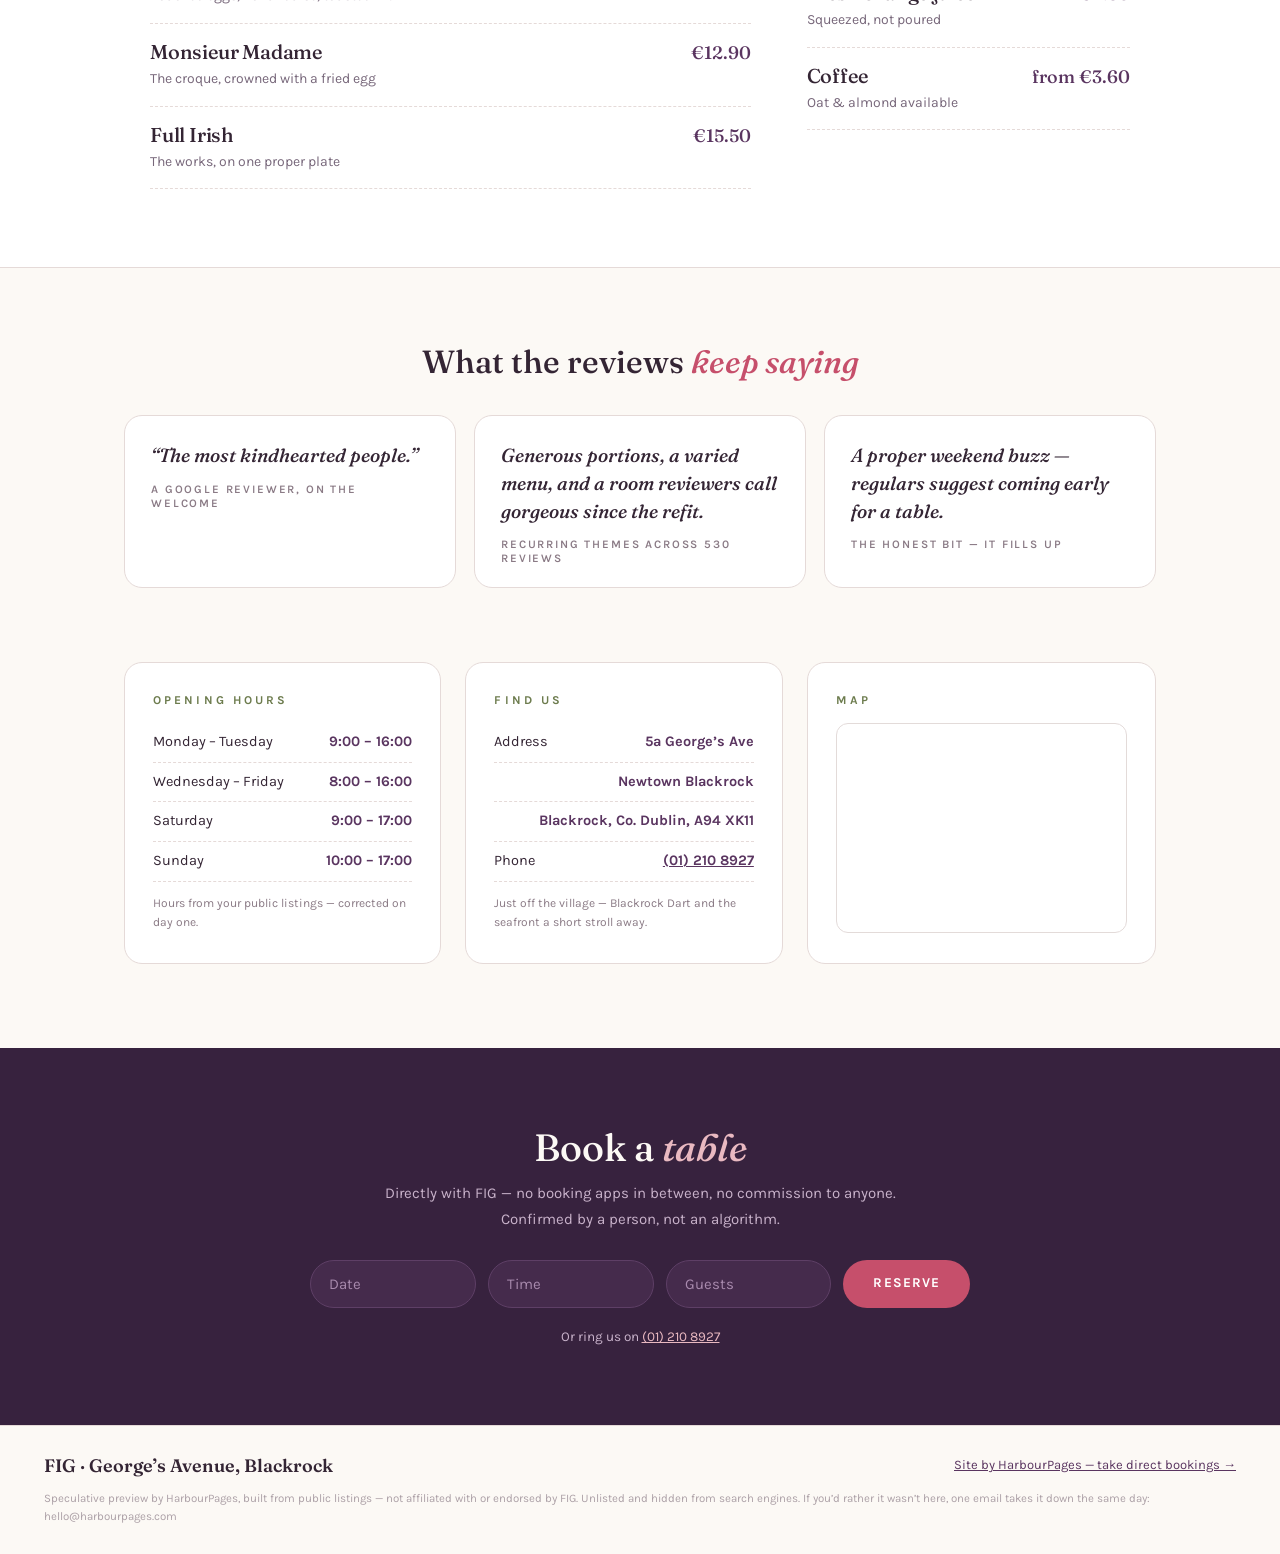
<file: demos/fig-blackrock/index.html>
<!doctype html>
<html lang="en-IE">
<head>
  <meta charset="utf-8">
  <meta name="viewport" content="width=device-width, initial-scale=1">
  <meta name="robots" content="noindex, nofollow">
  <meta name="description" content="Demo site by HarbourPages — FIG, the brunch spot on George's Avenue, Blackrock. Menu, opening hours, and a table when you want one. Book a table directly, no apps in between.">
  <title>FIG — Blackrock (HarbourPages demo)</title>
  <link rel="preconnect" href="https://fonts.googleapis.com">
  <link rel="preconnect" href="https://fonts.gstatic.com" crossorigin>
  <link href="https://fonts.googleapis.com/css2?family=Fraunces:ital,opsz,wght@0,9..144,400;0,9..144,500;0,9..144,600;1,9..144,400;1,9..144,500&family=Karla:ital,wght@0,300;0,400;0,500;0,600;0,700;1,400&display=swap" rel="stylesheet">
  <style>
    /* FIG — a ripe fig on a white plate: milk-white room, fig-plum ink, raspberry flesh,
       leaf-green asides. Soft serif (Fraunces) + warm grotesque (Karla), arches & pills —
       daytime café light, nothing like a pub. */
    :root{
      --milk:#FCF9F5; --milk-deep:#F5EEE9; --ink:#342534;
      --fig:#5A3560; --fig-deep:#37223E; --flesh:#C64F6B; --flesh-soft:#E9B9C1;
      --leaf:#6D7C4E; --line:#E5DAD8; --quiet:#8A7A85;
      --disp:'Fraunces',Georgia,serif; --body:'Karla',Verdana,sans-serif;
    }
    *{box-sizing:border-box}
    body{margin:0;background:var(--milk);color:var(--ink);font:400 16.5px/1.7 var(--body)}
    /* ---------- nav ---------- */
    nav{display:flex;justify-content:space-between;align-items:center;gap:16px;
      padding:22px 44px;background:var(--milk)}
    .wordmark{display:flex;align-items:center;gap:11px;text-decoration:none;color:var(--ink)}
    .wordmark svg{width:26px;height:32px;flex:none}
    .wordmark .wm{font:600 30px/1 var(--disp);letter-spacing:-.02em}
    .wordmark small{display:block;font:600 10px var(--body);letter-spacing:.26em;
      text-transform:uppercase;color:var(--quiet);margin-top:3px}
    .links{display:flex;align-items:center;gap:26px}
    .links a{font:600 13px var(--body);letter-spacing:.1em;text-transform:uppercase;
      color:var(--fig);text-decoration:none;border-bottom:2px solid transparent;padding-bottom:2px}
    .links a:hover{border-bottom-color:var(--flesh)}
    .links a.cta{background:var(--fig);color:var(--milk);padding:12px 24px;border-radius:999px;
      border-bottom:none}
    .links a.cta:hover{background:var(--fig-deep)}
    /* ---------- hero ---------- */
    .hero{display:grid;grid-template-columns:1.15fr .85fr;gap:56px;align-items:center;
      max-width:1120px;margin:0 auto;padding:56px 44px 64px}
    .kicker{display:inline-block;font:700 12px var(--body);letter-spacing:.22em;
      text-transform:uppercase;color:var(--flesh);background:#F7E4E7;border-radius:999px;
      padding:8px 16px;margin-bottom:22px}
    h1{font:500 clamp(42px,5.6vw,66px)/1.08 var(--disp);letter-spacing:-.015em;margin:0 0 20px}
    h1 em{font-style:italic;color:var(--fig)}
    .hero p{max-width:33em;color:#5C4B58;margin:0 0 10px}
    .hero .plainnote{font-size:14px;color:var(--quiet)}
    .btnrow{margin:28px 0 26px}
    .btn{display:inline-block;font:700 13.5px var(--body);letter-spacing:.08em;
      text-transform:uppercase;text-decoration:none;padding:15px 30px;border-radius:999px}
    .btn.solid{background:var(--fig);color:var(--milk)} .btn.solid:hover{background:var(--fig-deep)}
    .btn.line{border:1.5px solid var(--fig);color:var(--fig);margin-left:10px}
    .badges{display:flex;flex-wrap:wrap;gap:8px}
    .badges span{font:600 12px var(--body);letter-spacing:.06em;color:var(--leaf);
      border:1px solid #D3D9C3;background:#F4F6EC;border-radius:999px;padding:6px 14px}
    /* the arch — a café-window photo placeholder */
    .arch{border-radius:300px 300px 18px 18px;background:var(--milk-deep);
      border:1px solid var(--line);min-height:440px;display:flex;align-items:center;
      justify-content:center;text-align:center;padding:30px;
      color:var(--quiet);font:italic 400 14px var(--disp)}
    /* ---------- photo band ---------- */
    .band{display:grid;grid-template-columns:1fr 1fr 1fr;gap:18px;max-width:1120px;
      margin:0 auto;padding:0 44px 72px}
    .band .ph{border-radius:18px;background:var(--milk-deep);border:1px solid var(--line);
      min-height:210px;display:flex;align-items:center;justify-content:center;text-align:center;
      padding:24px;color:var(--quiet);font:italic 400 13.5px var(--disp)}
    /* ---------- menu ---------- */
    .menucard{background:#fff;border-top:1px solid var(--line);border-bottom:1px solid var(--line);
      padding:78px 24px}
    .menucard .inner{max-width:980px;margin:0 auto}
    .menucard h2{font:500 40px var(--disp);letter-spacing:-.015em;margin:0}
    .menucard h2 em{font-style:italic;color:var(--flesh)}
    .menunote{color:var(--quiet);font-size:13.5px;margin:10px 0 44px;max-width:44em}
    .courses{display:grid;grid-template-columns:1.3fr .7fr;gap:56px}
    .coursehead{font:700 12px var(--body);letter-spacing:.26em;text-transform:uppercase;
      color:var(--leaf);border-bottom:2px solid var(--line);padding-bottom:10px;margin:0 0 6px}
    .dishrow{display:grid;grid-template-columns:1fr auto;gap:16px;align-items:baseline;
      padding:15px 0;border-bottom:1px dashed var(--line)}
    .dishrow h3{margin:0;font:500 20px var(--disp);letter-spacing:-.01em}
    .dishrow p{margin:3px 0 0;color:#77677A;font-size:14px}
    .dishrow .p{font:500 18px var(--disp);color:var(--fig);white-space:nowrap}
    .veg{font:700 10.5px var(--body);color:var(--leaf);letter-spacing:.08em;vertical-align:2px}
    /* ---------- kind words ---------- */
    .kindwords{max-width:1120px;margin:0 auto;padding:74px 44px 30px;text-align:center}
    .kindwords h2{font:500 32px var(--disp);margin:0 0 34px}
    .kindwords h2 em{font-style:italic;color:var(--flesh)}
    .kwgrid{display:grid;grid-template-columns:1fr 1fr 1fr;gap:18px;text-align:left}
    .kw{background:#fff;border:1px solid var(--line);border-radius:18px;padding:26px 26px 22px}
    .kw .q{font:italic 500 19px/1.45 var(--disp);margin:0 0 12px}
    .kw .src{font:600 11.5px var(--body);letter-spacing:.16em;text-transform:uppercase;
      color:var(--quiet)}
    /* ---------- hours + visit ---------- */
    .visitwrap{display:grid;grid-template-columns:1fr 1fr 1.1fr;gap:24px;max-width:1120px;
      margin:0 auto;padding:44px 44px 84px}
    .cell{background:#fff;border:1px solid var(--line);border-radius:18px;padding:30px 28px}
    .cell h3{font:700 12px var(--body);letter-spacing:.26em;text-transform:uppercase;
      color:var(--leaf);margin:0 0 16px}
    .hrow{display:flex;justify-content:space-between;gap:12px;font-size:14.5px;
      padding:7px 0;border-bottom:1px dashed var(--line)}
    .hrow strong{font-weight:700;color:var(--fig)}
    .smallnote{font-size:12px;color:var(--quiet);margin-top:12px;line-height:1.6}
    .cell a{color:var(--fig)}
    iframe.mapframe{width:100%;height:210px;border:1px solid var(--line);border-radius:12px;
      display:block;filter:saturate(.75)}
    /* ---------- booking band ---------- */
    .bookband{background:var(--fig-deep);color:var(--milk);text-align:center;padding:76px 24px}
    .bookband h2{font:500 38px var(--disp);margin:0 0 10px}
    .bookband h2 em{font-style:italic;color:var(--flesh-soft)}
    .bookband p{color:#C9B3CB;max-width:36em;margin:0 auto 28px;font-size:15px}
    .rowline{display:flex;gap:12px;justify-content:center;flex-wrap:wrap;max-width:660px;margin:0 auto 18px}
    .rowline input{flex:1;min-width:120px;padding:14px 18px;background:#452B4C;
      border:1px solid #5E3F66;border-radius:999px;color:var(--milk);font:400 15px var(--body)}
    .rowline input::placeholder{color:#A98BAE}
    .rowline .btn.solid{background:var(--flesh);color:#fff}
    .rowline .btn.solid:hover{background:#B23F5B}
    .bookband .alt{font-size:13.5px;color:#C9B3CB}
    .bookband .alt a{color:var(--flesh-soft)}
    /* ---------- footer ---------- */
    footer{display:flex;justify-content:space-between;align-items:center;flex-wrap:wrap;gap:12px;
      background:var(--milk);color:var(--quiet);padding:28px 44px;font-size:13px;
      border-top:1px solid var(--line)}
    footer b{font:600 18px var(--disp);color:var(--ink)}
    footer a{color:var(--fig)}
    /* ---------- responsive ---------- */
    @media(max-width:920px){
      .hero{grid-template-columns:1fr;gap:34px;padding-top:38px}
      .arch{min-height:280px;border-radius:200px 200px 16px 16px}
      .band,.kwgrid,.visitwrap,.courses{grid-template-columns:1fr}
      .courses{gap:34px}
    }
    @media(max-width:700px){
      nav{flex-direction:column;padding:16px 18px 14px}
      .links{gap:8px 18px;flex-wrap:wrap;justify-content:center}
      .hero,.band,.kindwords,.visitwrap{padding-left:20px;padding-right:20px}
      .btn.line{margin-left:0;margin-top:10px}
      footer{padding:24px 20px}
    }
  </style>
</head>
<body>

  <nav>
    <a class="wordmark" href="#top" aria-label="FIG, Blackrock — home">
      <svg viewBox="0 0 40 48" aria-hidden="true" xmlns="http://www.w3.org/2000/svg">
        <path d="M21 8 C21 4 24 1.5 27.5 1 C25.5 3.5 24.5 5.5 24.7 8.6 C32.5 11 37 18.5 37 27 C37 38.5 29.5 46 20 46 C10.5 46 3 38.5 3 27 C3 18.5 7.5 11 15.3 8.6 C15.5 5.5 14.5 3.5 12.5 1 C16 1.5 19 4 19 8 Z" fill="#5A3560"/>
        <ellipse cx="20" cy="29" rx="9" ry="10.5" fill="#C64F6B" opacity=".85"/>
        <ellipse cx="20" cy="29" rx="4" ry="5" fill="#E9B9C1"/>
      </svg>
      <span><span class="wm">fig</span><small>George's Avenue &middot; Blackrock</small></span>
    </a>
    <div class="links">
      <a href="#menu">Menu</a><a href="#hours">Hours</a><a href="#visit">Find us</a>
      <a class="cta" href="#book">Book a table</a>
    </div>
  </nav>

  <header class="hero" id="top">
    <div>
      <div class="kicker">4.5&#9733; &middot; 530 Google reviews &middot; Blackrock village</div>
      <h1>Sunny-side mornings on <em>George&rsquo;s Avenue.</em></h1>
      <p>Shakshuka straight from the pan, French toast with a following, and the kind of
         welcome people go home and write reviews about. A new name on a well-loved corner
         of Blackrock &mdash; a few minutes&rsquo; stroll from the Dart.</p>
      <p class="plainnote">Vegetarian and vegan options across the card, and diners report
         gluten-free bread, hash browns and a dedicated fryer &mdash; just ask at the door.</p>
      <div class="btnrow">
        <a class="btn solid" href="#book">Book a table</a>
        <a class="btn line" href="#menu">See the menu</a>
      </div>
      <div class="badges">
        <span>Brunch, seven days</span><span>Vegan options</span>
        <span>Gluten-free friendly</span><span>Outdoor tables</span><span>Coffee to go</span>
      </div>
    </div>
    <div class="arch"><img src="photos/00-exterior.webp" alt="the front room in morning light, tables set" loading="lazy" style="display:block;width:100%;aspect-ratio:3/2;object-fit:cover"></div>
  </header>

  <div class="band">
    <div class="ph"><img src="photos/01-food.webp" alt="shakshuka, straight off the pass" loading="lazy" style="display:block;width:100%;aspect-ratio:3/2;object-fit:cover"></div>
    <div class="ph"><img src="photos/02-interior.webp" alt="weekend brunch, the room mid-buzz" loading="lazy" style="display:block;width:100%;aspect-ratio:3/2;object-fit:cover"></div>
    <div class="ph"><img src="photos/03-food.webp" alt="scones, jam &amp; cream at the window seat" loading="lazy" style="display:block;width:100%;aspect-ratio:3/2;object-fit:cover"></div>
  </div>

  <section class="menucard" id="menu">
    <div class="inner">
      <h2>The brunch <em>card</em></h2>
      <div class="menunote">From your public listings &mdash; your live menu goes here,
        editable in a minute. Dishes below are the ones your reviews mention; prices shown are samples.</div>
      <div class="courses">
        <div>
          <h3 class="coursehead">From the pan</h3>
          <div class="dishrow"><div><h3>Shakshuka <span class="veg">V</span></h3>
            <p>Eggs baked in spiced tomato, toasted sourdough</p></div><div class="p">&euro;13.50</div></div>
          <div class="dishrow"><div><h3>French toast <span class="veg">V</span></h3>
            <p>The one the reviews keep mentioning &mdash; seasonal fruit, maple</p></div><div class="p">&euro;12.50</div></div>
          <div class="dishrow"><div><h3>Eggs Benedict</h3>
            <p>Poached eggs, hollandaise, toasted muffin</p></div><div class="p">&euro;13.90</div></div>
          <div class="dishrow"><div><h3>Monsieur Madame</h3>
            <p>The croque, crowned with a fried egg</p></div><div class="p">&euro;12.90</div></div>
          <div class="dishrow"><div><h3>Full Irish</h3>
            <p>The works, on one proper plate</p></div><div class="p">&euro;15.50</div></div>
        </div>
        <div>
          <h3 class="coursehead">Sides, bakes &amp; juice</h3>
          <div class="dishrow"><div><h3>Hash browns <span class="veg">GF</span></h3>
            <p>&ldquo;Some of the best&rdquo; &mdash; more than one reviewer</p></div><div class="p">&euro;5.00</div></div>
          <div class="dishrow"><div><h3>Scone, jam &amp; cream</h3>
            <p>Morning-baked, goes early at weekends</p></div><div class="p">&euro;4.50</div></div>
          <div class="dishrow"><div><h3>Fresh orange juice</h3>
            <p>Squeezed, not poured</p></div><div class="p">&euro;4.50</div></div>
          <div class="dishrow"><div><h3>Coffee</h3>
            <p>Oat &amp; almond available</p></div><div class="p">from &euro;3.60</div></div>
        </div>
      </div>
    </div>
  </section>

  <section class="kindwords">
    <h2>What the reviews <em>keep saying</em></h2>
    <div class="kwgrid">
      <div class="kw"><p class="q">&ldquo;The most kindhearted people.&rdquo;</p>
        <div class="src">A Google reviewer, on the welcome</div></div>
      <div class="kw"><p class="q">Generous portions, a varied menu, and a room reviewers
        call gorgeous since the refit.</p>
        <div class="src">Recurring themes across 530 reviews</div></div>
      <div class="kw"><p class="q">A proper weekend buzz &mdash; regulars suggest coming
        early for a table.</p>
        <div class="src">The honest bit &mdash; it fills up</div></div>
    </div>
  </section>

  <section class="visitwrap" id="hours">
    <div class="cell">
      <h3>Opening hours</h3>
      <div class="hrow"><span>Monday &ndash; Tuesday</span><strong>9:00 &ndash; 16:00</strong></div>
      <div class="hrow"><span>Wednesday &ndash; Friday</span><strong>8:00 &ndash; 16:00</strong></div>
      <div class="hrow"><span>Saturday</span><strong>9:00 &ndash; 17:00</strong></div>
      <div class="hrow"><span>Sunday</span><strong>10:00 &ndash; 17:00</strong></div>
      <div class="smallnote">Hours from your public listings &mdash; corrected on day one.</div>
    </div>
    <div class="cell" id="visit">
      <h3>Find us</h3>
      <div class="hrow"><span>Address</span><strong>5a George&rsquo;s Ave</strong></div>
      <div class="hrow"><span></span><strong>Newtown Blackrock</strong></div>
      <div class="hrow"><span></span><strong>Blackrock, Co. Dublin, A94 XK11</strong></div>
      <div class="hrow"><span>Phone</span><strong><a href="tel:+35312108927">(01) 210 8927</a></strong></div>
      <div class="smallnote">Just off the village &mdash; Blackrock Dart and the seafront
        a short stroll away.</div>
    </div>
    <div class="cell">
      <h3>Map</h3>
      <iframe class="mapframe" loading="lazy" referrerpolicy="no-referrer-when-downgrade"
        title="Map — FIG, 5a George's Ave, Blackrock, Co. Dublin"
        src="https://www.openstreetmap.org/export/embed.html?bbox=-6.185547,53.297699,-6.171947,53.305699&layer=mapnik&marker=53.301699,-6.178747"></iframe>
    </div>
  </section>

  <section class="bookband" id="book">
    <h2>Book a <em>table</em></h2>
    <p>Directly with FIG &mdash; no booking apps in between, no commission to anyone.
       Confirmed by a person, not an algorithm.</p>
    <div class="rowline">
      <input placeholder="Date" aria-label="Date">
      <input placeholder="Time" aria-label="Time">
      <input placeholder="Guests" aria-label="Guests">
      <a class="btn solid" href="mailto:hello@harbourpages.com?subject=Table%20booking%20(FIG%20demo)">Reserve</a>
    </div>
    <div class="alt">Or ring us on <a href="tel:+35312108927">(01) 210 8927</a></div>
  </section>

  <footer>
    <b>FIG &middot; George&rsquo;s Avenue, Blackrock</b>
    <a href="https://harbourpages.com">Site by HarbourPages &mdash; take direct bookings &rarr;</a>
    <div style="width:100%;font-size:11.5px;opacity:.7;line-height:1.6">Speculative preview by HarbourPages, built from public listings &mdash; not affiliated with or endorsed by FIG. Unlisted and hidden from search engines. If you&rsquo;d rather it wasn&rsquo;t here, one email takes it down the same day: hello@harbourpages.com</div>
  </footer>

</body>
</html>
</file>
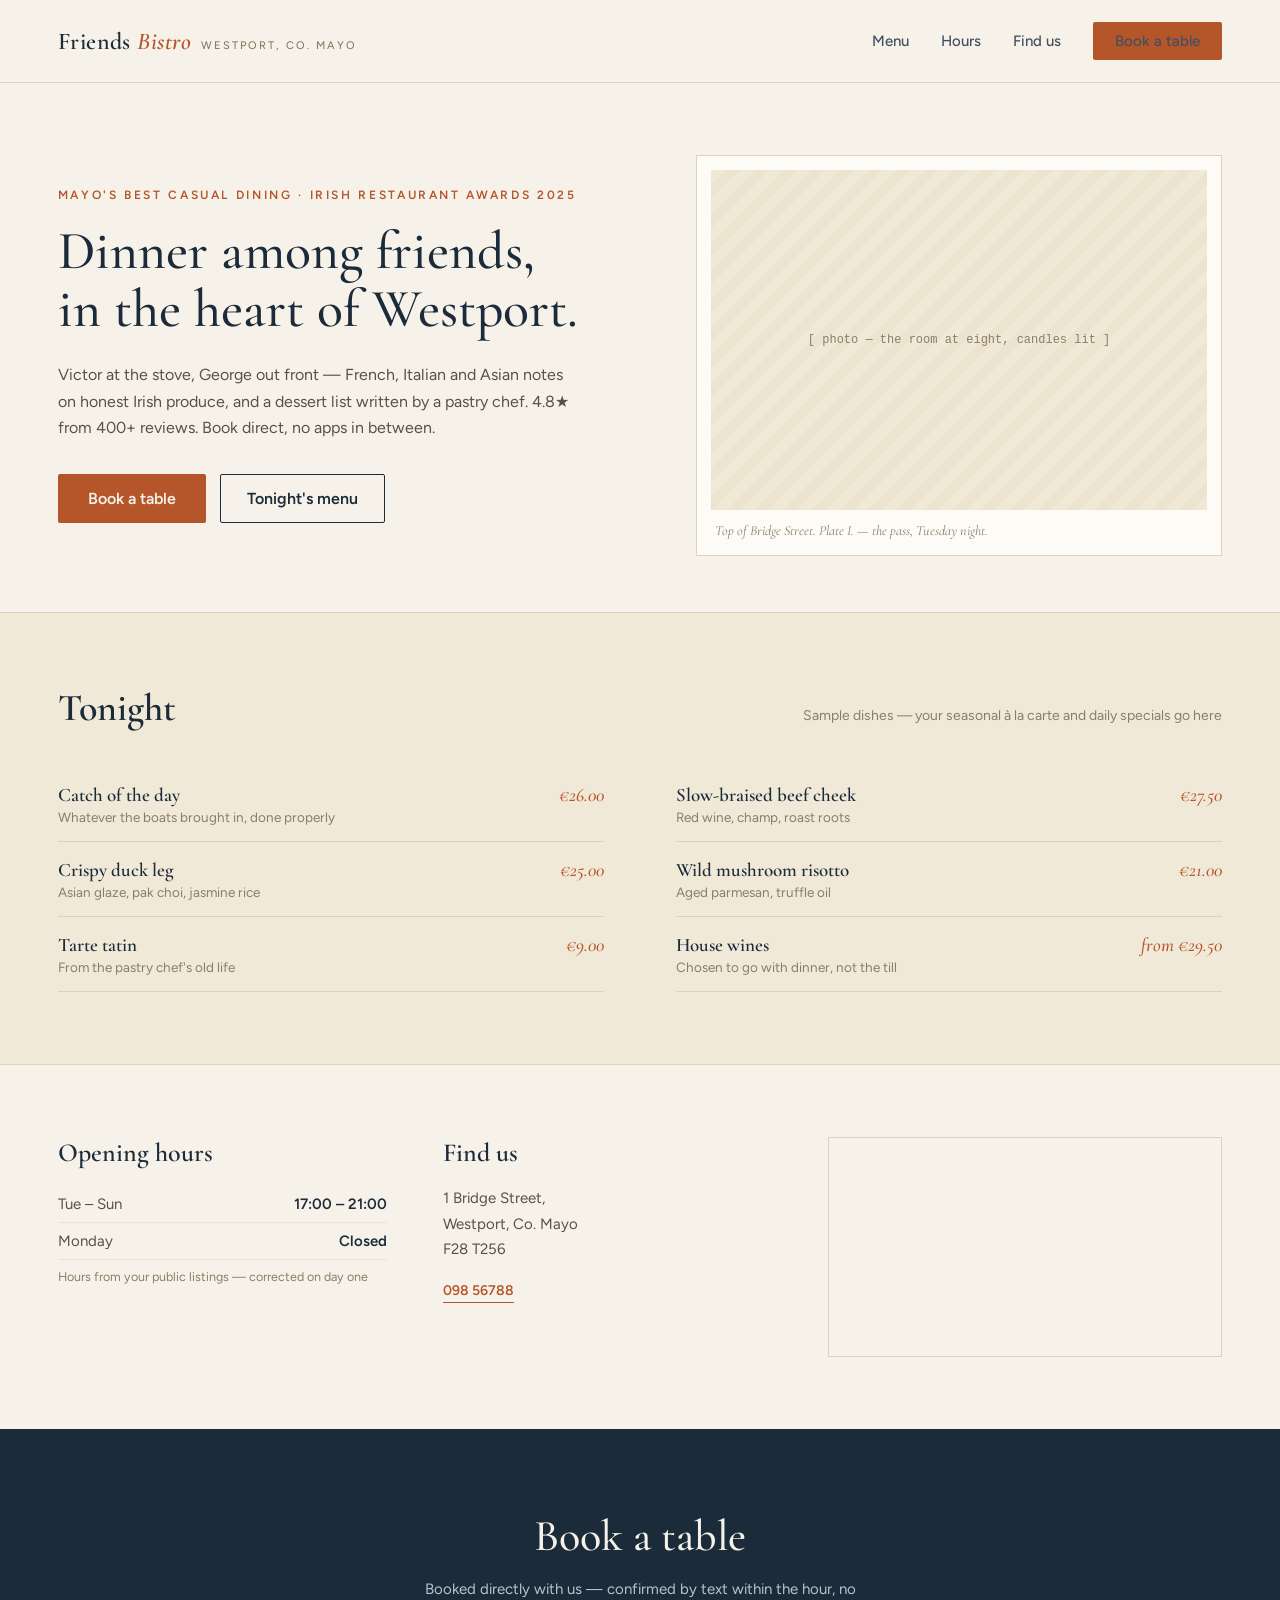
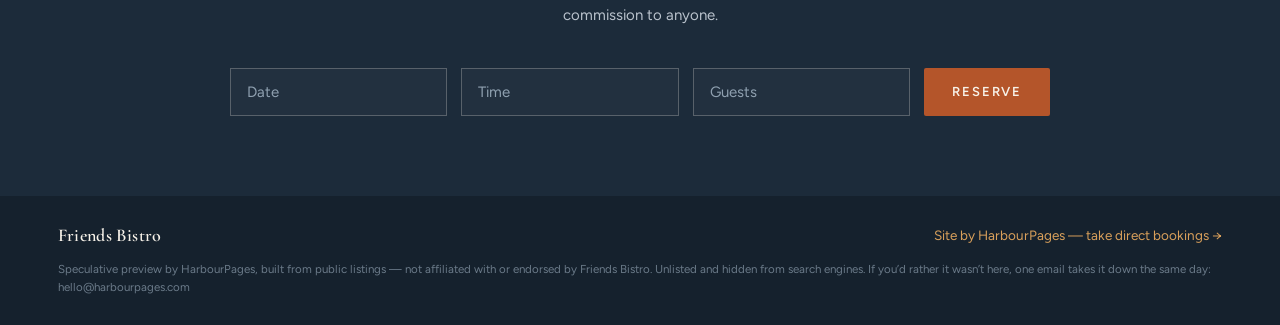
<file: demos/friends-bistro/index.html>
<!doctype html>
<html lang="en-IE">
<head>
  <meta charset="utf-8">
  <meta name="viewport" content="width=device-width, initial-scale=1">
  <meta name="robots" content="noindex, nofollow">
  <meta name="description" content="Demo site by HarbourPages — Friends Bistro, Westport. Mayo's Best Casual Dining 2025. Dinner Tuesday to Sunday on Bridge Street — book directly, no apps in between.">
  <title>Friends Bistro — Westport, Co. Mayo (HarbourPages demo)</title>
  <link rel="preconnect" href="https://fonts.googleapis.com">
  <link rel="preconnect" href="https://fonts.gstatic.com" crossorigin>
  <link href="https://fonts.googleapis.com/css2?family=Cormorant+Garamond:ital,wght@0,400;0,500;0,600;0,700;1,400;1,500;1,600&family=Figtree:wght@400;500;600;700&display=swap" rel="stylesheet">
  <link rel="stylesheet" href="../../styles.css">
</head>
<body>

  <nav class="nav">
    <div class="brand">
      <span class="brandMark">Friends <em>Bistro</em></span>
      <span class="brandTag">Westport, Co. Mayo</span>
    </div>
    <div class="navLinks">
      <a href="#menu">Menu</a>
      <a href="#hours">Hours</a>
      <a href="#hours">Find us</a>
      <a class="btn btnSolid btnSmall" href="#book">Book a table</a>
    </div>
  </nav>

  <header class="hero">
    <div>
      <div class="kicker">Mayo's Best Casual Dining &middot; Irish Restaurant Awards 2025</div>
      <h1 style="font-size:clamp(38px, 4.2vw, 60px);">Dinner among friends, in the heart of Westport.</h1>
      <p class="heroCopy" style="max-width:32em;">Victor at the stove, George out front &mdash; French, Italian and Asian notes on honest Irish produce, and a dessert list written by a pastry chef. 4.8&#9733; from 400+ reviews. Book direct, no apps in between.</p>
      <div class="heroActions">
        <a class="btn btnSolid" href="#book">Book a table</a>
        <a class="btn btnOutline" href="#menu">Tonight's menu</a>
      </div>
    </div>
    <figure class="plate">
      <div class="placeholder" style="height:340px;"><span>[ photo &mdash; the room at eight, candles lit ]</span></div>
      <figcaption><span>Top of Bridge Street. Plate I. &mdash; the pass, Tuesday night.</span></figcaption>
    </figure>
  </header>

  <section class="band bandAlt menuBand" id="menu">
    <div class="menuHead">
      <h2>Tonight</h2>
      <span>Sample dishes &mdash; your seasonal &agrave; la carte and daily specials go here</span>
    </div>
    <div class="menuGrid">
      <div class="dish"><div><h3>Catch of the day</h3><p>Whatever the boats brought in, done properly</p></div><span class="price">&euro;26.00</span></div>
      <div class="dish"><div><h3>Slow-braised beef cheek</h3><p>Red wine, champ, roast roots</p></div><span class="price">&euro;27.50</span></div>
      <div class="dish"><div><h3>Crispy duck leg</h3><p>Asian glaze, pak choi, jasmine rice</p></div><span class="price">&euro;25.00</span></div>
      <div class="dish"><div><h3>Wild mushroom risotto</h3><p>Aged parmesan, truffle oil</p></div><span class="price">&euro;21.00</span></div>
      <div class="dish"><div><h3>Tarte tatin</h3><p>From the pastry chef's old life</p></div><span class="price">&euro;9.00</span></div>
      <div class="dish"><div><h3>House wines</h3><p>Chosen to go with dinner, not the till</p></div><span class="price">from &euro;29.50</span></div>
    </div>
  </section>

  <section class="band infoGrid" id="hours">
    <div>
      <h3>Opening hours</h3>
      <div class="hoursRow"><span>Tue &ndash; Sun</span><strong>17:00 &ndash; 21:00</strong></div>
      <div class="hoursRow"><span>Monday</span><strong>Closed</strong></div>
      <div class="hoursRow"><span style="font-size:12.5px;color:#8A7E68;">Hours from your public listings &mdash; corrected on day one</span><strong></strong></div>
    </div>
    <div>
      <h3>Find us</h3>
      <p class="address">1 Bridge Street,<br>Westport, Co. Mayo<br>F28 T256</p>
      <a class="linkRule" href="tel:+3539856788" style="font-size:14px;">098 56788</a>
    </div>
    <div class="mapSlot"><iframe title="Map" loading="lazy" style="width:100%;height:100%;min-height:220px;border:0;display:block;border-radius:2px" src="https://www.openstreetmap.org/export/embed.html?bbox=-9.529648,53.794506,-9.516048,53.802506&layer=mapnik&marker=53.798506,-9.522848"></iframe></div>
  </section>

  <section class="bandDark bookBand" id="book">
    <h2>Book a table</h2>
    <p>Booked directly with us &mdash; confirmed by text within the hour, no commission to anyone.</p>
    <div class="bookRow">
      <input placeholder="Date" aria-label="Date">
      <input placeholder="Time" aria-label="Time">
      <input placeholder="Guests" aria-label="Guests">
      <a class="btn btnSolid btnCaps" href="mailto:hello@harbourpages.com?subject=Table%20booking%20(Friends%20Bistro%20demo)">Reserve</a>
    </div>
  </section>

  <footer class="footer">
    <span class="brandMark" style="font-style:normal;">Friends Bistro</span>
    <a href="https://harbourpages.com">Site by HarbourPages &mdash; take direct bookings &rarr;</a>
      <div style="width:100%;font-size:11.5px;opacity:.7;line-height:1.6">Speculative preview by HarbourPages, built from public listings &mdash; not affiliated with or endorsed by Friends Bistro. Unlisted and hidden from search engines. If you&rsquo;d rather it wasn&rsquo;t here, one email takes it down the same day: hello@harbourpages.com</div>
  </footer>

</body>
</html>
</file>
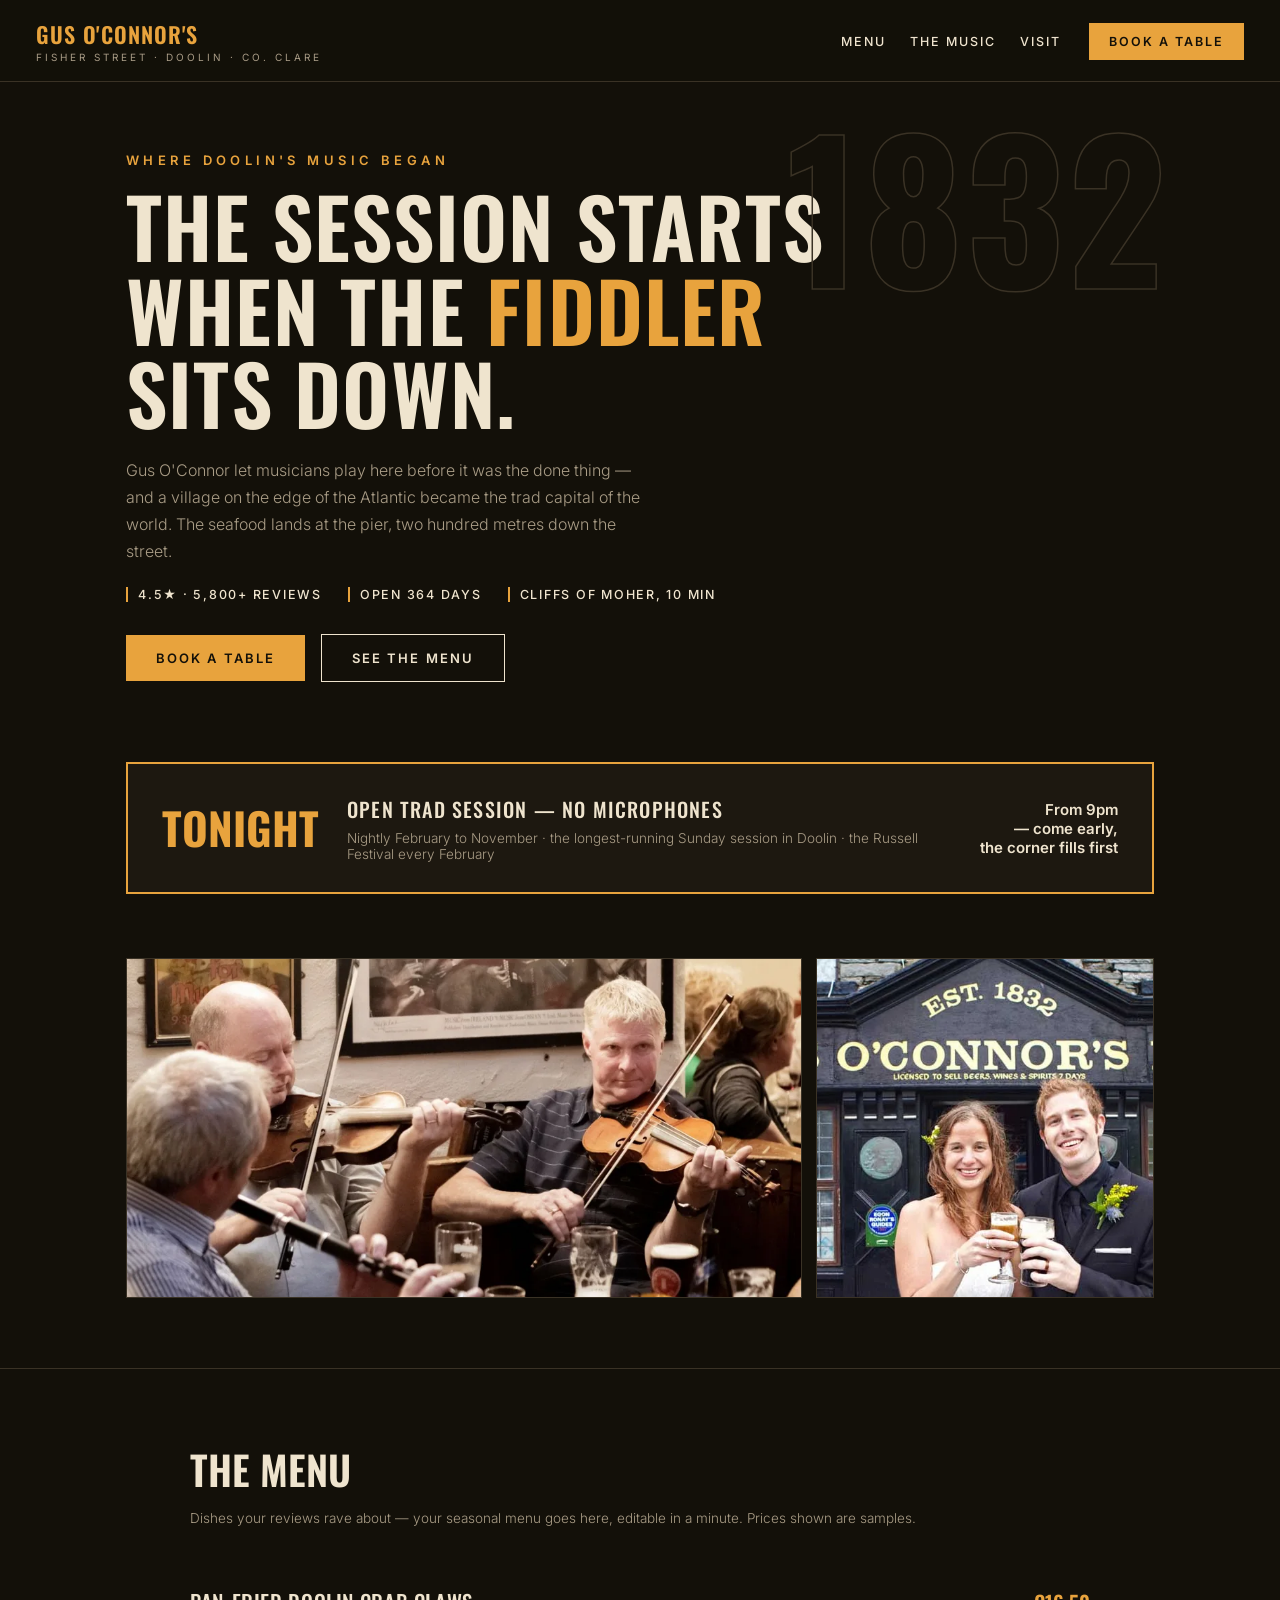
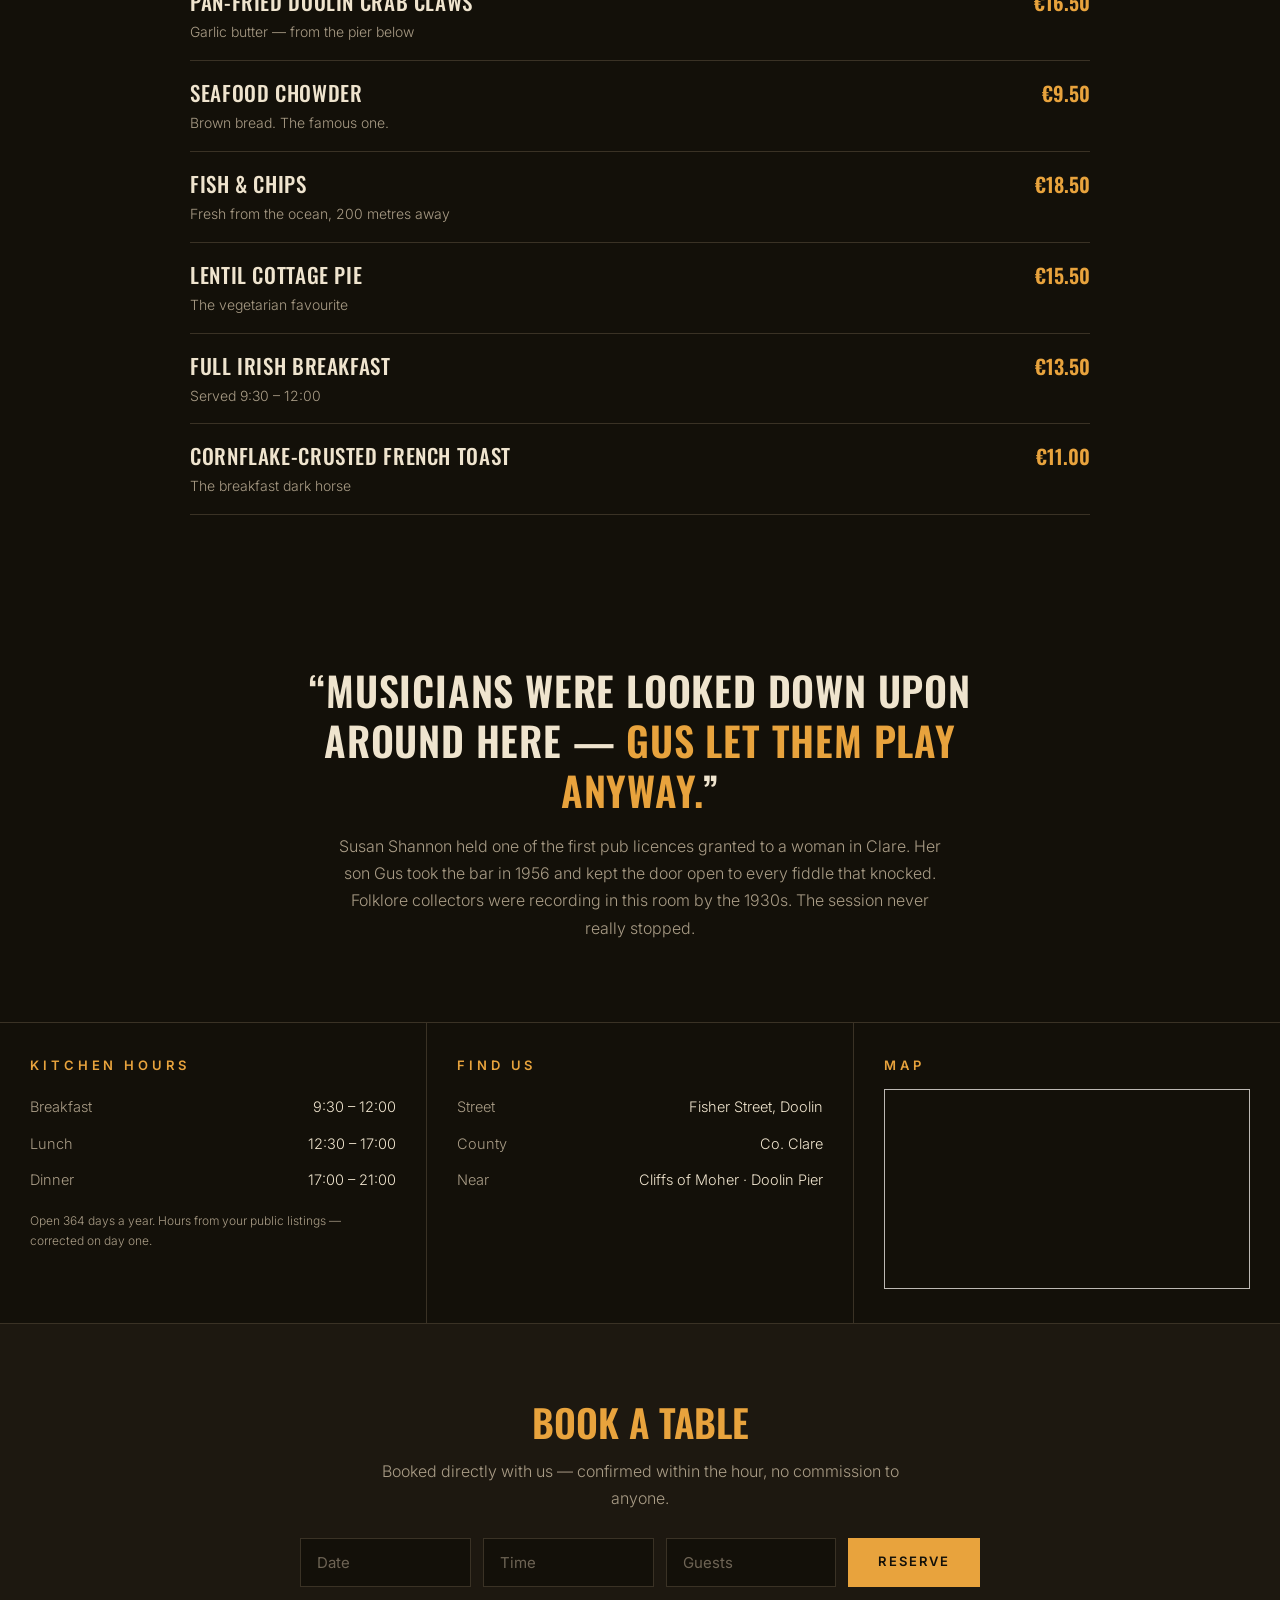
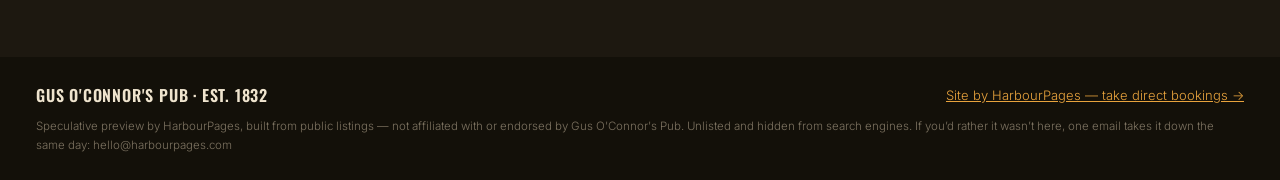
<file: demos/gus-oconnors/index.html>
<!doctype html>
<html lang="en-IE">
<head>
  <meta charset="utf-8">
  <meta name="viewport" content="width=device-width, initial-scale=1">
  <meta name="robots" content="noindex, nofollow">
  <meta name="description" content="Demo site by HarbourPages — Gus O'Connor's Pub, Doolin. Trading since 1832, nightly trad sessions, seafood from the pier 200 metres away. Book direct, no apps in between.">
  <title>Gus O'Connor's Pub — Doolin, Co. Clare (HarbourPages demo)</title>
  <link rel="preconnect" href="https://fonts.googleapis.com">
  <link rel="preconnect" href="https://fonts.gstatic.com" crossorigin>
  <link href="https://fonts.googleapis.com/css2?family=Oswald:wght@400;500;600;700&family=Inter:wght@300;400;500;600&display=swap" rel="stylesheet">
  <style>
    /* Gus O'Connor's — 门上的演出海报:黑啤色 × 琥珀灯光,压缩大字,gig-poster 版式 */
    :root{
      --night:#131009; --stout:#1D1810; --amber:#E8A33D; --amber-hot:#F4BE63;
      --paper:#EFE4CE; --smoke:#A99C86; --line:#3A3225;
      --disp:'Oswald',Impact,sans-serif; --body:'Inter',Verdana,sans-serif;
    }
    *{box-sizing:border-box} body{margin:0;background:var(--night);color:var(--paper);
      font:300 16px/1.7 var(--body)}
    nav{display:flex;justify-content:space-between;align-items:center;padding:18px 36px;
      border-bottom:1px solid var(--line);position:sticky;top:0;background:rgba(19,16,9,.94);z-index:5}
    .wordmark{font:600 22px var(--disp);letter-spacing:.04em;text-transform:uppercase;color:var(--amber)}
    .wordmark small{display:block;font:400 10px var(--body);letter-spacing:.3em;color:var(--smoke);
      text-transform:uppercase;margin-top:1px}
    nav .links a{font:500 12.5px var(--body);letter-spacing:.16em;text-transform:uppercase;
      color:var(--paper);text-decoration:none;margin-left:24px}
    nav .links a.book{background:var(--amber);color:var(--night);padding:11px 20px;font-weight:600}
    nav .links a.book:hover{background:var(--amber-hot)}
    /* 海报式 hero:巨型年份 + 左对齐堆叠 */
    .hero{max-width:1100px;margin:0 auto;padding:70px 36px 50px;position:relative}
    .est{font:700 clamp(90px,16vw,190px)/0.9 var(--disp);color:transparent;
      -webkit-text-stroke:1.5px var(--line);letter-spacing:.02em;position:absolute;
      right:20px;top:36px;user-select:none}
    .kick{font:600 13px var(--body);letter-spacing:.34em;text-transform:uppercase;color:var(--amber)}
    h1{font:600 clamp(44px,6.4vw,84px)/1.02 var(--disp);text-transform:uppercase;
      letter-spacing:.015em;margin:16px 0 22px;max-width:9.5em}
    h1 em{font-style:normal;color:var(--amber)}
    .hero p{max-width:33em;color:var(--smoke);font-size:16px}
    .hero .meta{display:flex;gap:26px;flex-wrap:wrap;margin-top:22px;
      font:500 12.5px var(--body);letter-spacing:.14em;text-transform:uppercase;color:var(--paper)}
    .hero .meta span{border-left:2px solid var(--amber);padding-left:10px}
    .btnrow{margin-top:32px}
    .btn{display:inline-block;font:600 13px var(--body);letter-spacing:.16em;text-transform:uppercase;
      text-decoration:none;padding:15px 30px}
    .btn.solid{background:var(--amber);color:var(--night)} .btn.solid:hover{background:var(--amber-hot)}
    .btn.line{border:1px solid var(--paper);color:var(--paper);margin-left:12px}
    /* TONIGHT 板:钉在门上的告示 */
    .tonight{max-width:1100px;margin:30px auto 0;padding:0 36px 64px}
    .board{border:2px solid var(--amber);padding:30px 34px;display:grid;
      grid-template-columns:auto 1fr auto;gap:28px;align-items:center;background:var(--stout)}
    .board .big{font:700 44px/1 var(--disp);text-transform:uppercase;color:var(--amber)}
    .board .what{font:500 20px var(--disp);text-transform:uppercase;letter-spacing:.06em}
    .board .what small{display:block;font:300 13.5px var(--body);letter-spacing:0;
      text-transform:none;color:var(--smoke);margin-top:6px}
    .board .when{font:600 15px var(--body);color:var(--paper);text-align:right}
    /* 照片带 */
    .strip{display:grid;grid-template-columns:2fr 1fr;gap:14px;max-width:1100px;
      margin:0 auto;padding:0 36px 70px}
    .ph{background:var(--stout);border:1px solid var(--line);display:flex;align-items:center;
      justify-content:center;color:var(--smoke);font:italic 400 13px Georgia,serif;min-height:240px}
    img.ph{width:100%;height:340px;object-fit:cover;display:block}
    /* 菜单:高对比清单 */
    .menu{border-top:1px solid var(--line);padding:70px 36px}
    .menu .inner{max-width:900px;margin:0 auto}
    .menu h2{font:600 40px var(--disp);text-transform:uppercase;color:var(--paper);margin:0}
    .menu .note{color:var(--smoke);font-size:13.5px;margin:8px 0 40px}
    .mrow{display:grid;grid-template-columns:1fr auto;gap:18px;align-items:baseline;
      padding:16px 0;border-bottom:1px solid var(--line)}
    .mrow h3{margin:0;font:500 21px var(--disp);letter-spacing:.03em;text-transform:uppercase}
    .mrow p{margin:3px 0 0;color:var(--smoke);font-size:14px}
    .mrow .p{font:600 20px var(--disp);color:var(--amber)}
    /* 音乐史声明 */
    .creed{max-width:820px;margin:0 auto;padding:80px 36px;text-align:center}
    .creed blockquote{font:600 clamp(26px,3.6vw,40px)/1.25 var(--disp);text-transform:uppercase;
      letter-spacing:.02em;margin:0 0 18px;color:var(--paper)}
    .creed blockquote em{font-style:normal;color:var(--amber)}
    .creed p{color:var(--smoke);max-width:38em;margin:0 auto}
    /* 信息 */
    .info{display:grid;grid-template-columns:1fr 1fr 1fr;gap:1px;background:var(--line);
      border-top:1px solid var(--line);border-bottom:1px solid var(--line)}
    .cell{background:var(--night);padding:34px 30px}
    .cell h3{font:600 13px var(--body);letter-spacing:.3em;text-transform:uppercase;
      color:var(--amber);margin:0 0 16px}
    .row{display:flex;justify-content:space-between;font-size:14.5px;padding:6px 0;color:var(--paper)}
    .row span:first-child{color:var(--smoke)}
    .small{font-size:12px;color:var(--smoke);margin-top:12px}
    /* 预订 */
    .booking{padding:70px 36px;text-align:center;background:var(--stout)}
    .booking h2{font:600 38px var(--disp);text-transform:uppercase;color:var(--amber);margin:0 0 8px}
    .booking p{color:var(--smoke);margin:0 auto 26px;max-width:34em}
    .rowline{display:flex;gap:12px;justify-content:center;flex-wrap:wrap;max-width:680px;margin:0 auto}
    .rowline input{flex:1;min-width:130px;padding:14px 16px;background:var(--night);
      border:1px solid var(--line);color:var(--paper);font:400 15px var(--body)}
    .rowline input::placeholder{color:#6E6455}
    footer{display:flex;justify-content:space-between;align-items:center;flex-wrap:wrap;gap:10px;
      padding:26px 36px;color:var(--smoke);font-size:13px}
    footer b{font:600 16px var(--disp);letter-spacing:.05em;text-transform:uppercase;color:var(--paper)}
    footer a{color:var(--amber)}
    @media(max-width:900px){.strip,.info{grid-template-columns:1fr}
      .board{grid-template-columns:1fr;text-align:left}.board .when{text-align:left}
      .est{position:static;display:block;-webkit-text-stroke:1px var(--line)}}
  </style>
</head>
<body>

  <nav>
    <div class="wordmark">Gus O'Connor's<small>Fisher Street &middot; Doolin &middot; Co. Clare</small></div>
    <div class="links">
      <a href="#menu">Menu</a><a href="#music">The music</a><a href="#visit">Visit</a>
      <a class="book" href="#book">Book a table</a>
    </div>
  </nav>

  <header class="hero">
    <div class="est">1832</div>
    <div class="kick">Where Doolin's music began</div>
    <h1>The session starts when the <em>fiddler</em> sits down.</h1>
    <p>Gus O'Connor let musicians play here before it was the done thing &mdash; and a village
       on the edge of the Atlantic became the trad capital of the world. The seafood lands
       at the pier, two hundred metres down the street.</p>
    <div class="meta">
      <span>4.5&#9733; &middot; 5,800+ reviews</span>
      <span>Open 364 days</span>
      <span>Cliffs of Moher, 10 min</span>
    </div>
    <div class="btnrow">
      <a class="btn solid" href="#book">Book a table</a>
      <a class="btn line" href="#menu">See the menu</a>
    </div>
  </header>

  <div class="tonight" id="music">
    <div class="board">
      <div class="big">Tonight</div>
      <div class="what">Open trad session &mdash; no microphones
        <small>Nightly February to November &middot; the longest-running Sunday session in Doolin &middot;
        the Russell Festival every February</small></div>
      <div class="when">From 9pm<br>&mdash; come early,<br>the corner fills first</div>
    </div>
  </div>

  <div class="strip">
    <img class="ph" src="assets/session.webp" alt="Fiddles and flute mid-session under the Reserved for Musicians sign" loading="lazy">
    <img class="ph" src="assets/front.webp" alt="The 1832 shopfront on Fisher Street" loading="lazy">
  </div>

  <section class="menu" id="menu">
    <div class="inner">
      <h2>The Menu</h2>
      <div class="note">Dishes your reviews rave about &mdash; your seasonal menu goes here, editable in a minute. Prices shown are samples.</div>
      <div class="mrow"><div><h3>Pan-fried Doolin crab claws</h3><p>Garlic butter &mdash; from the pier below</p></div><div class="p">&euro;16.50</div></div>
      <div class="mrow"><div><h3>Seafood chowder</h3><p>Brown bread. The famous one.</p></div><div class="p">&euro;9.50</div></div>
      <div class="mrow"><div><h3>Fish &amp; chips</h3><p>Fresh from the ocean, 200 metres away</p></div><div class="p">&euro;18.50</div></div>
      <div class="mrow"><div><h3>Lentil cottage pie</h3><p>The vegetarian favourite</p></div><div class="p">&euro;15.50</div></div>
      <div class="mrow"><div><h3>Full Irish breakfast</h3><p>Served 9:30 &ndash; 12:00</p></div><div class="p">&euro;13.50</div></div>
      <div class="mrow"><div><h3>Cornflake-crusted French toast</h3><p>The breakfast dark horse</p></div><div class="p">&euro;11.00</div></div>
    </div>
  </section>

  <section class="creed">
    <blockquote>&ldquo;Musicians were looked down upon around here &mdash; <em>Gus let them play anyway.</em>&rdquo;</blockquote>
    <p>Susan Shannon held one of the first pub licences granted to a woman in Clare.
       Her son Gus took the bar in 1956 and kept the door open to every fiddle that knocked.
       Folklore collectors were recording in this room by the 1930s. The session never really stopped.</p>
  </section>

  <section class="info" id="visit">
    <div class="cell">
      <h3>Kitchen hours</h3>
      <div class="row"><span>Breakfast</span><span>9:30 &ndash; 12:00</span></div>
      <div class="row"><span>Lunch</span><span>12:30 &ndash; 17:00</span></div>
      <div class="row"><span>Dinner</span><span>17:00 &ndash; 21:00</span></div>
      <div class="small">Open 364 days a year. Hours from your public listings &mdash; corrected on day one.</div>
    </div>
    <div class="cell">
      <h3>Find us</h3>
      <div class="row"><span>Street</span><span>Fisher Street, Doolin</span></div>
      <div class="row"><span>County</span><span>Co. Clare</span></div>
      <div class="row"><span>Near</span><span>Cliffs of Moher &middot; Doolin Pier</span></div>
    </div>
    <div class="cell">
      <h3>Map</h3>
      <iframe loading="lazy" referrerpolicy="no-referrer-when-downgrade"
        title="Map — Gus O'Connor's Pub, Fisher Street, Doolin"
        style="width:100%;height:200px;border:1px solid var(--line);display:block;
               filter:invert(.88) hue-rotate(180deg) saturate(.6)"
        src="https://www.openstreetmap.org/export/embed.html?bbox=-9.393240,53.008436,-9.379640,53.016436&layer=mapnik&marker=53.012436,-9.386440"></iframe>
    </div>
  </section>

  <section class="booking" id="book">
    <h2>Book a table</h2>
    <p>Booked directly with us &mdash; confirmed within the hour, no commission to anyone.</p>
    <div class="rowline">
      <input placeholder="Date" aria-label="Date">
      <input placeholder="Time" aria-label="Time">
      <input placeholder="Guests" aria-label="Guests">
      <a class="btn solid" href="mailto:hello@harbourpages.com?subject=Table%20booking%20(Gus%20O'Connor's%20demo)">Reserve</a>
    </div>
  </section>

  <footer>
    <b>Gus O'Connor's Pub &middot; Est. 1832</b>
    <a href="https://harbourpages.com">Site by HarbourPages &mdash; take direct bookings &rarr;</a>
      <div style="width:100%;font-size:11.5px;opacity:.7;line-height:1.6">Speculative preview by HarbourPages, built from public listings &mdash; not affiliated with or endorsed by Gus O'Connor's Pub. Unlisted and hidden from search engines. If you&rsquo;d rather it wasn&rsquo;t here, one email takes it down the same day: hello@harbourpages.com</div>
  </footer>

</body>
</html>
</file>
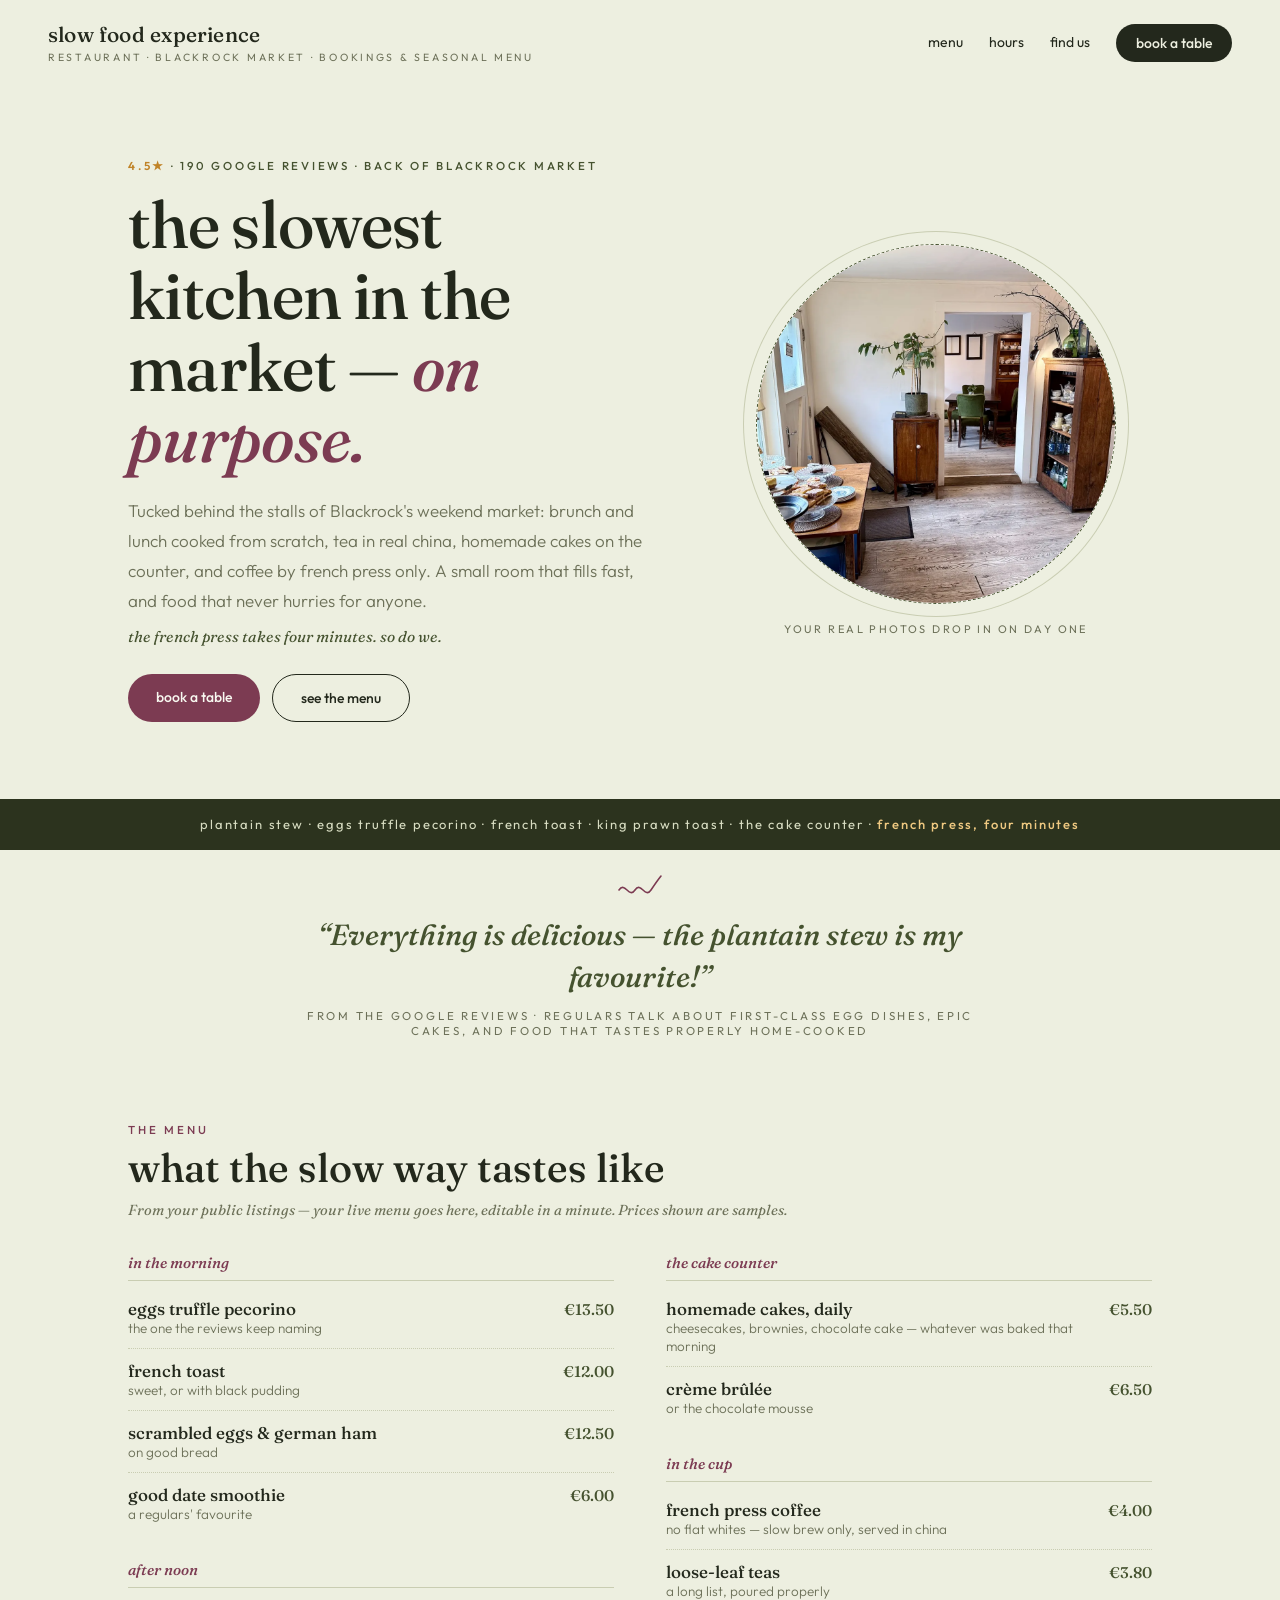
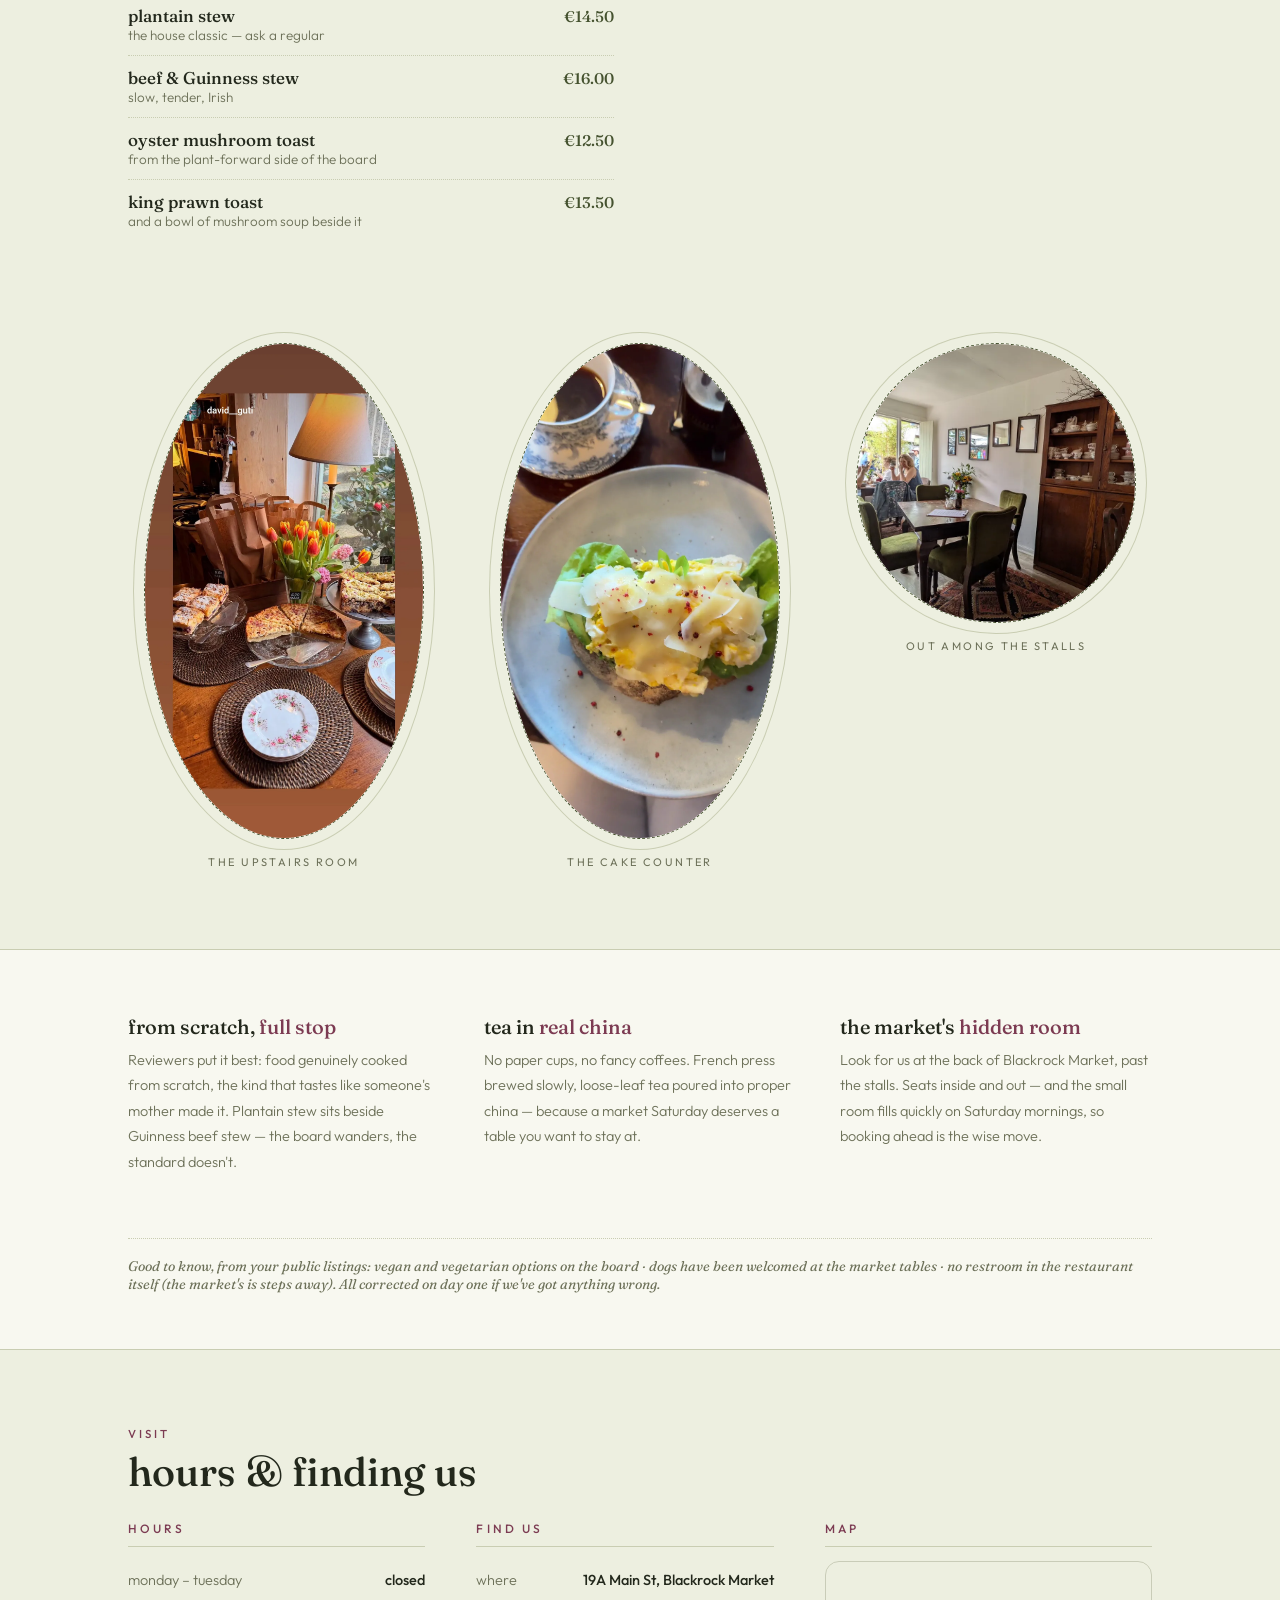
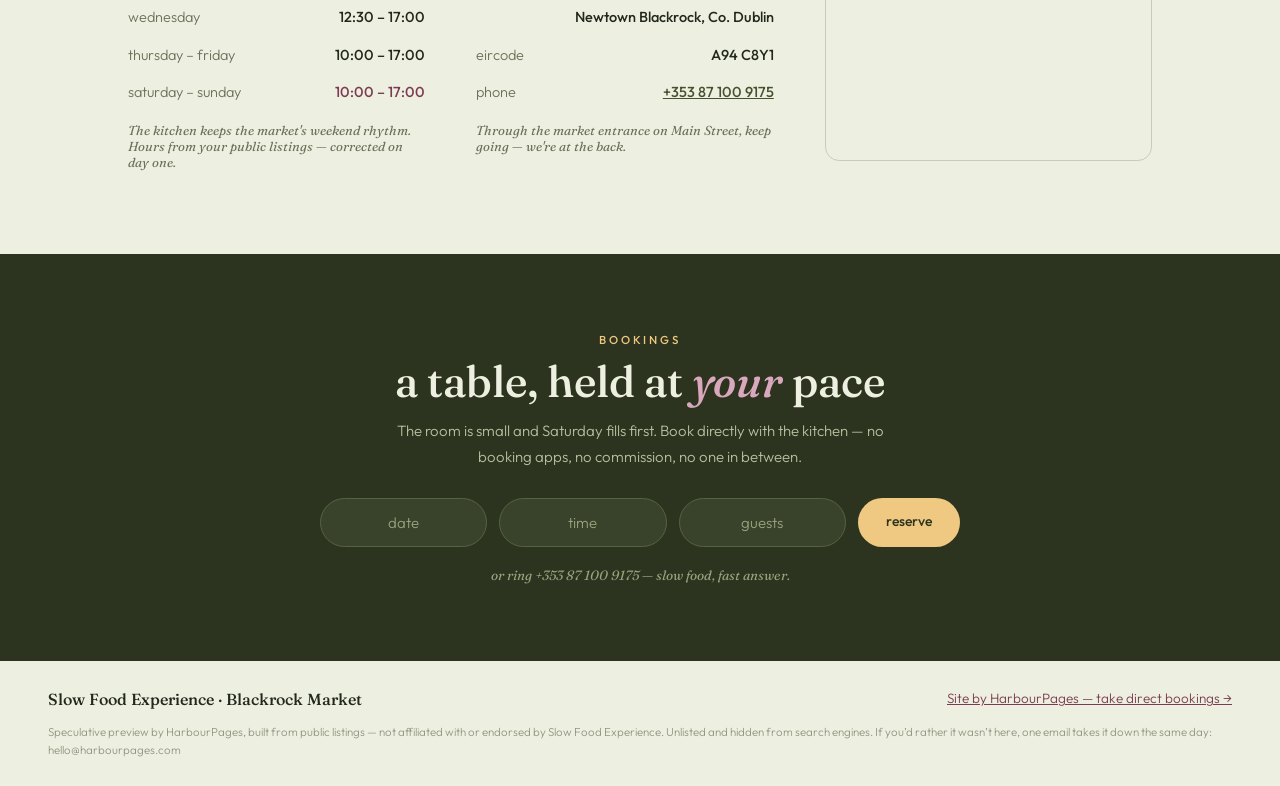
<file: demos/slow-food-experience/index.html>
<!doctype html>
<html lang="en-IE">
<head>
  <meta charset="utf-8">
  <meta name="viewport" content="width=device-width, initial-scale=1">
  <meta name="robots" content="noindex, nofollow">
  <meta name="description" content="Demo site by HarbourPages — Slow Food Experience, Blackrock Market. Slow-cooked brunch, homemade cakes and french press coffee at the back of the weekend market. Book a table directly, no apps in between.">
  <title>Slow Food Experience — Blackrock Market (HarbourPages demo)</title>
  <link rel="preconnect" href="https://fonts.googleapis.com">
  <link rel="preconnect" href="https://fonts.gstatic.com" crossorigin>
  <link href="https://fonts.googleapis.com/css2?family=Fraunces:ital,opsz,wght@0,9..144,400;0,9..144,500;0,9..144,600;1,9..144,400;1,9..144,500&family=Outfit:wght@300;400;500;600&display=swap" rel="stylesheet">
  <style>
    /* Slow Food Experience — the unhurried table: pale herb paper, olive ink,
       berry accent, plates as circles, lowercase editorial calm. */
    :root{
      --herb:#EDEFE0; --paper:#F8F8F0; --ink:#23281C; --olive:#45522F;
      --olive-deep:#2C331E; --berry:#7C3B52; --marigold:#C08327;
      --soft:#6D7159; --line:#C9CDB2;
      --disp:'Fraunces',Georgia,serif; --sans:'Outfit',Verdana,sans-serif;
    }
    *{box-sizing:border-box}
    body{margin:0;background:var(--herb);color:var(--ink);font:300 16.5px/1.75 var(--sans)}
    ::selection{background:var(--berry);color:var(--paper)}

    /* nav */
    nav{display:flex;justify-content:space-between;align-items:center;gap:14px;
      padding:22px clamp(18px,4vw,48px)}
    .wordmark{font:500 21px/1.2 var(--disp);letter-spacing:.01em}
    .wordmark small{display:block;font:400 10.5px var(--sans);letter-spacing:.26em;
      text-transform:uppercase;color:var(--soft);margin-top:3px}
    .navlinks{display:flex;align-items:center;gap:clamp(12px,2.4vw,26px)}
    .navlinks a{font:400 14px var(--sans);color:var(--ink);text-decoration:none;
      border-bottom:1px solid transparent;padding-bottom:2px}
    .navlinks a:hover{border-bottom-color:var(--berry)}
    .navlinks a.cta{font-weight:500;background:var(--ink);color:var(--herb);
      border-radius:999px;padding:10px 20px;border-bottom:0}
    .navlinks a.cta:hover{background:var(--olive-deep)}

    /* hero */
    .hero{display:grid;grid-template-columns:1.1fr .9fr;gap:clamp(28px,5vw,72px);
      align-items:center;max-width:1120px;margin:0 auto;
      padding:clamp(30px,6vw,72px) clamp(18px,4vw,48px) clamp(40px,6vw,80px)}
    .kicker{font:500 11.5px var(--sans);letter-spacing:.24em;text-transform:uppercase;
      color:var(--olive)}
    .kicker b{color:var(--marigold);font-weight:600}
    h1{font:500 clamp(38px,5.4vw,66px)/1.08 var(--disp);letter-spacing:-.01em;
      margin:16px 0 22px}
    h1 em{font-style:italic;color:var(--berry)}
    .hero p{max-width:33em;color:var(--soft);font-size:17px;margin:0 0 12px}
    .heroline{font:italic 400 15.5px var(--disp);color:var(--olive);margin-top:6px}
    .actions{margin-top:28px;display:flex;gap:12px;flex-wrap:wrap}
    .btn{display:inline-block;font:500 14px var(--sans);text-decoration:none;
      border-radius:999px;padding:14px 28px}
    .btn.solid{background:var(--berry);color:var(--paper)}
    .btn.solid:hover{background:#65293F}
    .btn.line{border:1px solid var(--ink);color:var(--ink)}
    .btn.line:hover{background:var(--paper)}

    /* circular plate placeholders */
    .platestack{display:flex;flex-direction:column;align-items:center;gap:18px}
    .plate-ph{width:min(100%,360px);aspect-ratio:1;border-radius:50%;
      background:var(--paper);border:1px dashed var(--olive);
      box-shadow:0 0 0 12px var(--herb),0 0 0 13px var(--line);
      display:flex;align-items:center;justify-content:center;text-align:center;
      padding:0;color:var(--soft);font:italic 400 14px/1.6 var(--disp)}
    .plate-cap{font:400 11px var(--sans);letter-spacing:.22em;text-transform:uppercase;
      color:var(--soft)}

    /* ticker strip */
    .ticker{background:var(--olive-deep);color:#D8DDC2;text-align:center;
      font:400 13px/1.9 var(--sans);letter-spacing:.14em;text-transform:lowercase;
      padding:13px 18px}
    .ticker b{color:#EFC981;font-weight:500}

    /* section headers */
    .sec-head{max-width:1120px;margin:0 auto;
      padding:clamp(44px,7vw,76px) clamp(18px,4vw,48px) 8px}
    .sec-head .tag{font:500 11.5px var(--sans);letter-spacing:.26em;text-transform:uppercase;
      color:var(--berry)}
    .sec-head h2{font:500 clamp(28px,3.6vw,40px)/1.15 var(--disp);margin:8px 0 0}
    .sec-head .hedge{font:italic 400 14.5px var(--disp);color:var(--soft);margin-top:10px}

    /* word of mouth */
    .mouth{max-width:820px;margin:0 auto;padding:14px clamp(18px,4vw,48px) 8px;
      text-align:center}
    .mouth blockquote{font:italic 500 clamp(21px,2.8vw,29px)/1.45 var(--disp);
      color:var(--olive);margin:18px 0 10px}
    .mouth .who{font:400 11.5px var(--sans);letter-spacing:.24em;text-transform:uppercase;
      color:var(--soft)}
    .steam{display:block;margin:6px auto 0;color:var(--berry)}

    /* menu */
    .menuwrap{max-width:1120px;margin:0 auto;
      padding:26px clamp(18px,4vw,48px) clamp(44px,6vw,70px);
      display:grid;grid-template-columns:1fr 1fr;gap:clamp(24px,4vw,56px)}
    .course{margin-bottom:26px}
    .course h3{font:italic 500 15px var(--disp);color:var(--berry);margin:0 0 6px;
      border-bottom:1px solid var(--line);padding-bottom:8px}
    .dishrow{display:flex;align-items:baseline;gap:12px;padding:11px 0}
    .dishrow + .dishrow{border-top:1px dotted var(--line)}
    .dishrow .n{font:500 17px var(--disp)}
    .dishrow .d{font:300 13.5px var(--sans);color:var(--soft)}
    .dishrow .sp{flex:1}
    .dishrow .p{font:500 15.5px var(--disp);color:var(--olive);white-space:nowrap}

    /* photo row */
    .platerow{max-width:1120px;margin:0 auto;display:grid;
      grid-template-columns:repeat(3,1fr);gap:clamp(24px,4vw,44px);
      padding:6px clamp(18px,4vw,48px) clamp(48px,7vw,80px);justify-items:center}
    .platerow figure{margin:0;display:flex;flex-direction:column;align-items:center;
      gap:16px;width:100%}
    .platerow .plate-ph{width:min(100%,280px);box-shadow:0 0 0 10px var(--herb),0 0 0 11px var(--line)}

    /* why slow */
    .slowband{background:var(--paper);border-top:1px solid var(--line);
      border-bottom:1px solid var(--line)}
    .slowgrid{max-width:1120px;margin:0 auto;display:grid;grid-template-columns:repeat(3,1fr);
      gap:clamp(20px,3.5vw,44px);padding:clamp(40px,6vw,64px) clamp(18px,4vw,48px)}
    .slowgrid h3{font:500 20px var(--disp);margin:0 0 8px}
    .slowgrid h3 span{color:var(--berry)}
    .slowgrid p{margin:0;color:var(--soft);font-size:14.5px}
    .goodtoknow{max-width:1120px;margin:0 auto;
      padding:0 clamp(18px,4vw,48px) clamp(36px,5vw,56px)}
    .goodtoknow p{font:italic 400 14px var(--disp);color:var(--soft);margin:0;
      border-top:1px dotted var(--line);padding-top:18px}

    /* hours + find us */
    .visitgrid{max-width:1120px;margin:0 auto;display:grid;
      grid-template-columns:1fr 1fr 1.1fr;gap:clamp(24px,4vw,52px);
      padding:18px clamp(18px,4vw,48px) clamp(50px,7vw,84px)}
    .visitgrid h3{font:500 12px var(--sans);letter-spacing:.26em;text-transform:uppercase;
      color:var(--berry);margin:0 0 14px;border-bottom:1px solid var(--line);padding-bottom:10px}
    .hrow{display:flex;justify-content:space-between;gap:10px;font-size:14.5px;padding:6px 0}
    .hrow span:first-child{color:var(--soft)}
    .hrow strong{font-weight:500;color:var(--ink)}
    .hrow.today strong{color:var(--berry)}
    .visit-note{font:italic 400 13px var(--disp);color:var(--soft);margin-top:12px}
    .visitgrid a{color:var(--olive)}
    iframe.map-ph{width:100%;height:200px;border:1px solid var(--line);border-radius:14px;
      display:block;filter:saturate(.75)}

    /* booking band */
    .reserve-band{background:var(--olive-deep);color:var(--herb);text-align:center;
      padding:clamp(52px,7vw,78px) clamp(18px,4vw,48px)}
    .reserve-band .tag{font:500 11.5px var(--sans);letter-spacing:.26em;
      text-transform:uppercase;color:#EFC981}
    .reserve-band h2{font:500 clamp(30px,4vw,44px)/1.1 var(--disp);margin:10px 0 12px}
    .reserve-band h2 em{font-style:italic;color:#D9A8BC}
    .reserve-band p{color:#B9C0A0;max-width:34em;margin:0 auto 28px;font-size:15px}
    .reserve-row{display:flex;gap:12px;justify-content:center;flex-wrap:wrap;
      max-width:640px;margin:0 auto}
    .reserve-row input{flex:1;min-width:120px;padding:14px 16px;background:#39422A;
      border:1px solid #556343;border-radius:999px;color:var(--herb);
      font:300 15px var(--sans);text-align:center}
    .reserve-row input::placeholder{color:#98A37E}
    .reserve-row .btn.solid{background:#EFC981;color:var(--olive-deep)}
    .reserve-row .btn.solid:hover{background:#E0B564}
    .reserve-band .after{font:italic 400 13.5px var(--disp);color:#98A37E;margin-top:20px}

    /* footer */
    footer{display:flex;justify-content:space-between;align-items:center;flex-wrap:wrap;
      gap:12px;padding:26px clamp(18px,4vw,48px);font-size:13.5px;color:var(--soft)}
    footer b{font:500 16px var(--disp);color:var(--ink)}
    footer a{color:var(--berry)}

    @media(max-width:860px){
      .hero{grid-template-columns:1fr}
      .platestack{order:-1}
      .plate-ph{width:min(70vw,300px)}
      .menuwrap,.platerow,.slowgrid,.visitgrid{grid-template-columns:1fr}
      .platerow .plate-ph{width:min(60vw,260px)}
    }
    @media(max-width:560px){
      .navlinks a{display:none}
      .navlinks a.cta{display:inline-block}
      nav{padding-top:16px;padding-bottom:16px}
    }
  </style>
</head>
<body>

  <nav>
    <div class="wordmark">slow food experience
      <small>restaurant &middot; blackrock market &middot; bookings &amp; seasonal menu</small>
    </div>
    <div class="navlinks">
      <a href="#menu">menu</a>
      <a href="#visit">hours</a>
      <a href="#visit">find us</a>
      <a class="cta" href="#book">book a table</a>
    </div>
  </nav>

  <header class="hero">
    <div>
      <div class="kicker"><b>4.5&#9733;</b> &middot; 190 Google reviews &middot; back of Blackrock Market</div>
      <h1>the slowest kitchen in the market &mdash; <em>on purpose.</em></h1>
      <p>Tucked behind the stalls of Blackrock's weekend market: brunch and lunch cooked
         from scratch, tea in real china, homemade cakes on the counter, and coffee by
         french press only. A small room that fills fast, and food that never hurries for anyone.</p>
      <div class="heroline">the french press takes four minutes. so do we.</div>
      <div class="actions">
        <a class="btn solid" href="#book">book a table</a>
        <a class="btn line" href="#menu">see the menu</a>
      </div>
    </div>
    <div class="platestack">
      <div class="plate-ph"><img src="photos/00-interior.webp" alt="the counter at Saturday market" loading="lazy" style="display:block;width:100%;height:100%;border-radius:50%;object-fit:cover"></div>
      <div class="plate-cap">your real photos drop in on day one</div>
    </div>
  </header>

  <div class="ticker">plantain stew &middot; eggs truffle pecorino &middot; french toast &middot;
    king prawn toast &middot; the cake counter &middot; <b>french press, four minutes</b></div>

  <section class="mouth">
    <svg class="steam" width="46" height="26" viewBox="0 0 46 26" fill="none" aria-hidden="true">
      <path d="M2 20c6-9 10 9 16 0s10 9 16 0 6-9 10-14" stroke="currentColor" stroke-width="1.6" stroke-linecap="round"/>
    </svg>
    <blockquote>&ldquo;Everything is delicious &mdash; the plantain stew is my favourite!&rdquo;</blockquote>
    <div class="who">from the Google reviews &middot; regulars talk about first-class egg dishes,
      epic cakes, and food that tastes properly home-cooked</div>
  </section>

  <div class="sec-head" id="menu">
    <div class="tag">the menu</div>
    <h2>what the slow way tastes like</h2>
    <div class="hedge">From your public listings &mdash; your live menu goes here, editable in a minute. Prices shown are samples.</div>
  </div>

  <section class="menuwrap">
    <div>
      <div class="course">
        <h3>in the morning</h3>
        <div class="dishrow"><div><div class="n">eggs truffle pecorino</div><div class="d">the one the reviews keep naming</div></div><span class="sp"></span><span class="p">&euro;13.50</span></div>
        <div class="dishrow"><div><div class="n">french toast</div><div class="d">sweet, or with black pudding</div></div><span class="sp"></span><span class="p">&euro;12.00</span></div>
        <div class="dishrow"><div><div class="n">scrambled eggs &amp; german ham</div><div class="d">on good bread</div></div><span class="sp"></span><span class="p">&euro;12.50</span></div>
        <div class="dishrow"><div><div class="n">good date smoothie</div><div class="d">a regulars' favourite</div></div><span class="sp"></span><span class="p">&euro;6.00</span></div>
      </div>
      <div class="course">
        <h3>after noon</h3>
        <div class="dishrow"><div><div class="n">plantain stew</div><div class="d">the house classic &mdash; ask a regular</div></div><span class="sp"></span><span class="p">&euro;14.50</span></div>
        <div class="dishrow"><div><div class="n">beef &amp; Guinness stew</div><div class="d">slow, tender, Irish</div></div><span class="sp"></span><span class="p">&euro;16.00</span></div>
        <div class="dishrow"><div><div class="n">oyster mushroom toast</div><div class="d">from the plant-forward side of the board</div></div><span class="sp"></span><span class="p">&euro;12.50</span></div>
        <div class="dishrow"><div><div class="n">king prawn toast</div><div class="d">and a bowl of mushroom soup beside it</div></div><span class="sp"></span><span class="p">&euro;13.50</span></div>
      </div>
    </div>
    <div>
      <div class="course">
        <h3>the cake counter</h3>
        <div class="dishrow"><div><div class="n">homemade cakes, daily</div><div class="d">cheesecakes, brownies, chocolate cake &mdash; whatever was baked that morning</div></div><span class="sp"></span><span class="p">&euro;5.50</span></div>
        <div class="dishrow"><div><div class="n">cr&egrave;me br&ucirc;l&eacute;e</div><div class="d">or the chocolate mousse</div></div><span class="sp"></span><span class="p">&euro;6.50</span></div>
      </div>
      <div class="course">
        <h3>in the cup</h3>
        <div class="dishrow"><div><div class="n">french press coffee</div><div class="d">no flat whites &mdash; slow brew only, served in china</div></div><span class="sp"></span><span class="p">&euro;4.00</span></div>
        <div class="dishrow"><div><div class="n">loose-leaf teas</div><div class="d">a long list, poured properly</div></div><span class="sp"></span><span class="p">&euro;3.80</span></div>
      </div>
    </div>
  </section>

  <div class="platerow">
    <figure>
      <div class="plate-ph"><img src="photos/01-food.webp" alt="brunch on china, the upstairs room" loading="lazy" style="display:block;width:100%;height:100%;border-radius:50%;object-fit:cover"></div>
      <figcaption class="plate-cap">the upstairs room</figcaption>
    </figure>
    <figure>
      <div class="plate-ph"><img src="photos/02-food.webp" alt="the cake counter, mid-Saturday" loading="lazy" style="display:block;width:100%;height:100%;border-radius:50%;object-fit:cover"></div>
      <figcaption class="plate-cap">the cake counter</figcaption>
    </figure>
    <figure>
      <div class="plate-ph"><img src="photos/03-interior.webp" alt="tables among the market stalls" loading="lazy" style="display:block;width:100%;height:100%;border-radius:50%;object-fit:cover"></div>
      <figcaption class="plate-cap">out among the stalls</figcaption>
    </figure>
  </div>

  <section class="slowband">
    <div class="slowgrid">
      <div>
        <h3>from scratch, <span>full stop</span></h3>
        <p>Reviewers put it best: food genuinely cooked from scratch, the kind that
           tastes like someone's mother made it. Plantain stew sits beside Guinness
           beef stew &mdash; the board wanders, the standard doesn't.</p>
      </div>
      <div>
        <h3>tea in <span>real china</span></h3>
        <p>No paper cups, no fancy coffees. French press brewed slowly, loose-leaf
           tea poured into proper china &mdash; because a market Saturday deserves a
           table you want to stay at.</p>
      </div>
      <div>
        <h3>the market's <span>hidden room</span></h3>
        <p>Look for us at the back of Blackrock Market, past the stalls. Seats inside
           and out &mdash; and the small room fills quickly on Saturday mornings, so
           booking ahead is the wise move.</p>
      </div>
    </div>
    <div class="goodtoknow">
      <p>Good to know, from your public listings: vegan and vegetarian options on the board
         &middot; dogs have been welcomed at the market tables &middot; no restroom in the
         restaurant itself (the market's is steps away). All corrected on day one if we've
         got anything wrong.</p>
    </div>
  </section>

  <div class="sec-head" id="visit">
    <div class="tag">visit</div>
    <h2>hours &amp; finding us</h2>
  </div>

  <section class="visitgrid">
    <div>
      <h3>hours</h3>
      <div class="hrow"><span>monday &ndash; tuesday</span><strong>closed</strong></div>
      <div class="hrow"><span>wednesday</span><strong>12:30 &ndash; 17:00</strong></div>
      <div class="hrow"><span>thursday &ndash; friday</span><strong>10:00 &ndash; 17:00</strong></div>
      <div class="hrow today"><span>saturday &ndash; sunday</span><strong>10:00 &ndash; 17:00</strong></div>
      <div class="visit-note">The kitchen keeps the market's weekend rhythm.
        Hours from your public listings &mdash; corrected on day one.</div>
    </div>
    <div>
      <h3>find us</h3>
      <div class="hrow"><span>where</span><strong>19A Main St, Blackrock Market</strong></div>
      <div class="hrow"><span></span><strong>Newtown Blackrock, Co. Dublin</strong></div>
      <div class="hrow"><span>eircode</span><strong>A94 C8Y1</strong></div>
      <div class="hrow"><span>phone</span><strong><a href="tel:+353871009175">+353 87 100 9175</a></strong></div>
      <div class="visit-note">Through the market entrance on Main Street,
        keep going &mdash; we're at the back.</div>
    </div>
    <div>
      <h3>map</h3>
      <iframe class="map-ph" loading="lazy" referrerpolicy="no-referrer-when-downgrade"
        title="Map — Slow Food Experience, Blackrock Market, 19A Main St, Blackrock, Co. Dublin"
        src="https://www.openstreetmap.org/export/embed.html?bbox=-6.184662,53.297135,-6.171062,53.305135&layer=mapnik&marker=53.301135,-6.177862"></iframe>
    </div>
  </section>

  <section class="reserve-band" id="book">
    <div class="tag">bookings</div>
    <h2>a table, held at <em>your</em> pace</h2>
    <p>The room is small and Saturday fills first. Book directly with the kitchen &mdash;
       no booking apps, no commission, no one in between.</p>
    <div class="reserve-row">
      <input placeholder="date" aria-label="Date">
      <input placeholder="time" aria-label="Time">
      <input placeholder="guests" aria-label="Guests">
      <a class="btn solid" href="mailto:hello@harbourpages.com?subject=Table%20booking%20(Slow%20Food%20Experience%20demo)">reserve</a>
    </div>
    <div class="after">or ring +353 87 100 9175 &mdash; slow food, fast answer.</div>
  </section>

  <footer>
    <b>Slow Food Experience &middot; Blackrock Market</b>
    <a href="https://harbourpages.com">Site by HarbourPages &mdash; take direct bookings &rarr;</a>
    <div style="width:100%;font-size:11.5px;opacity:.7;line-height:1.6">Speculative preview by HarbourPages, built from public listings &mdash; not affiliated with or endorsed by Slow Food Experience. Unlisted and hidden from search engines. If you&rsquo;d rather it wasn&rsquo;t here, one email takes it down the same day: hello@harbourpages.com</div>
  </footer>

</body>
</html>
</file>
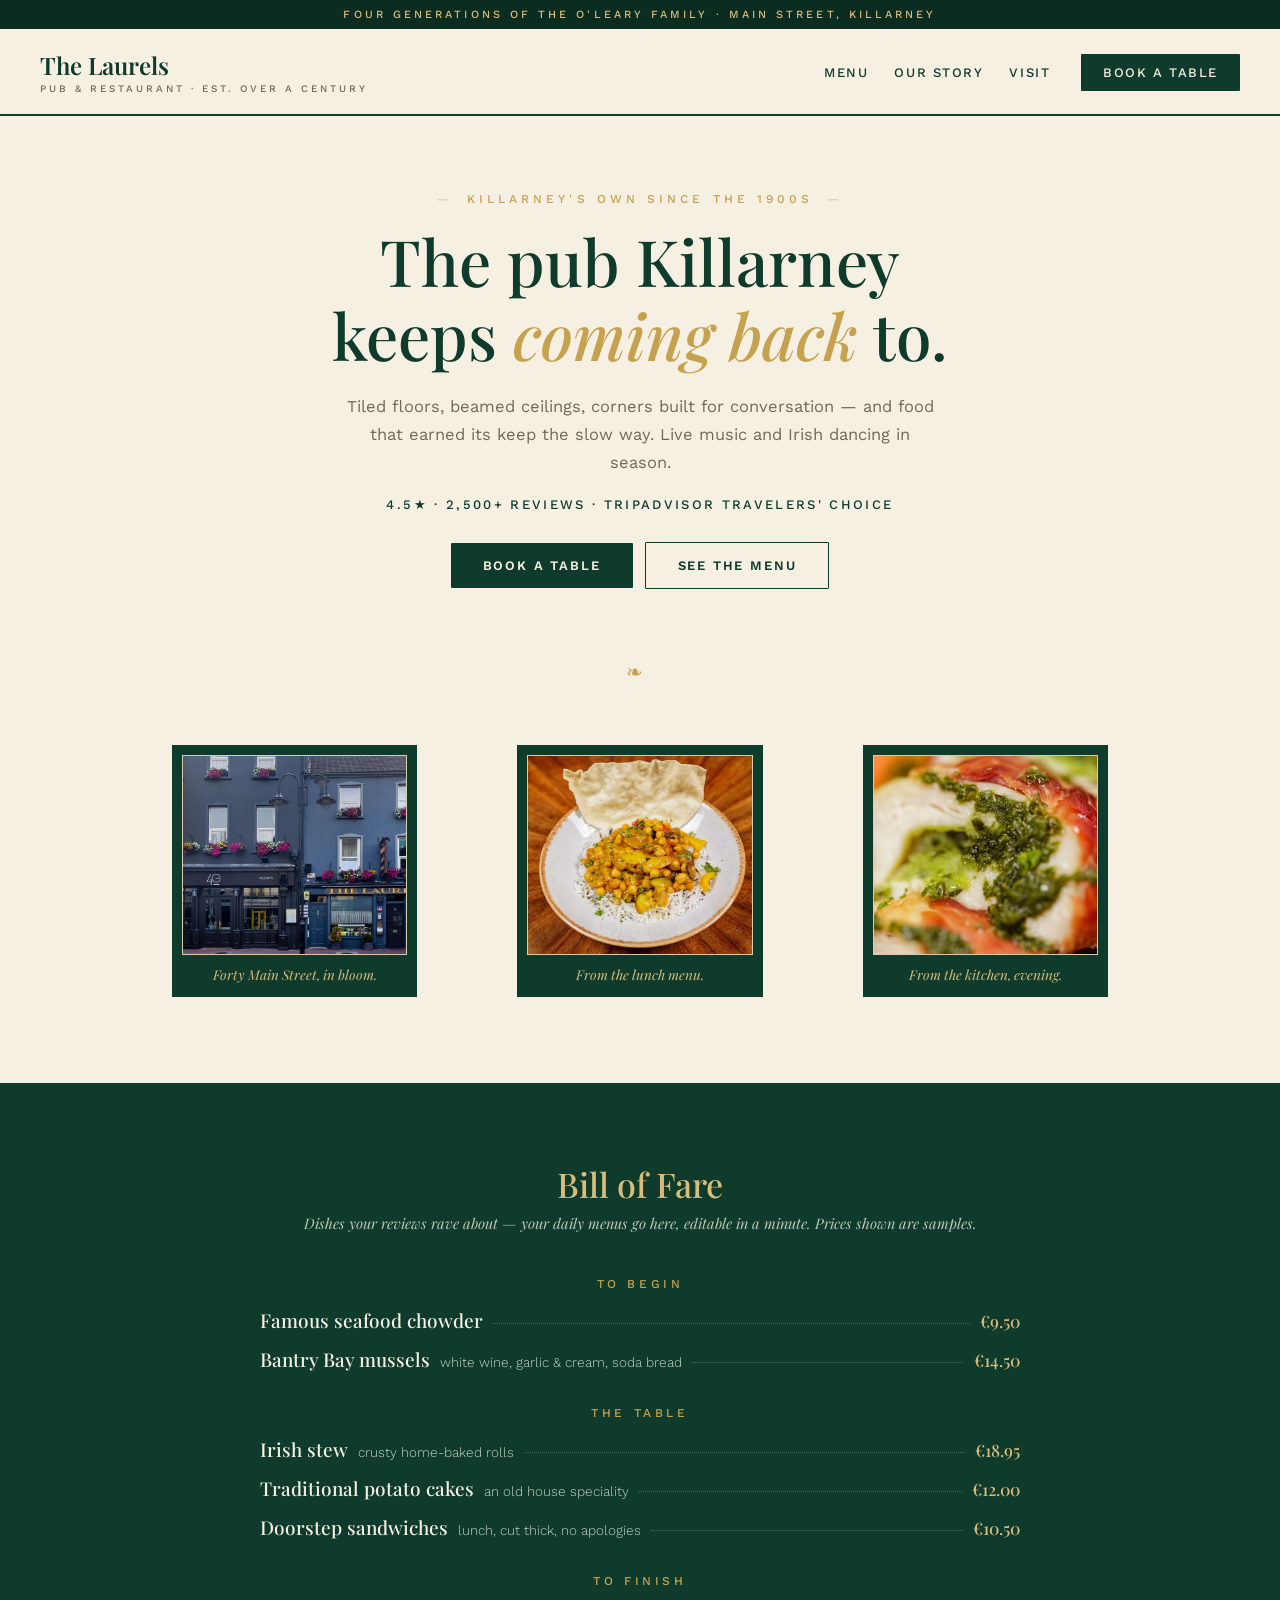
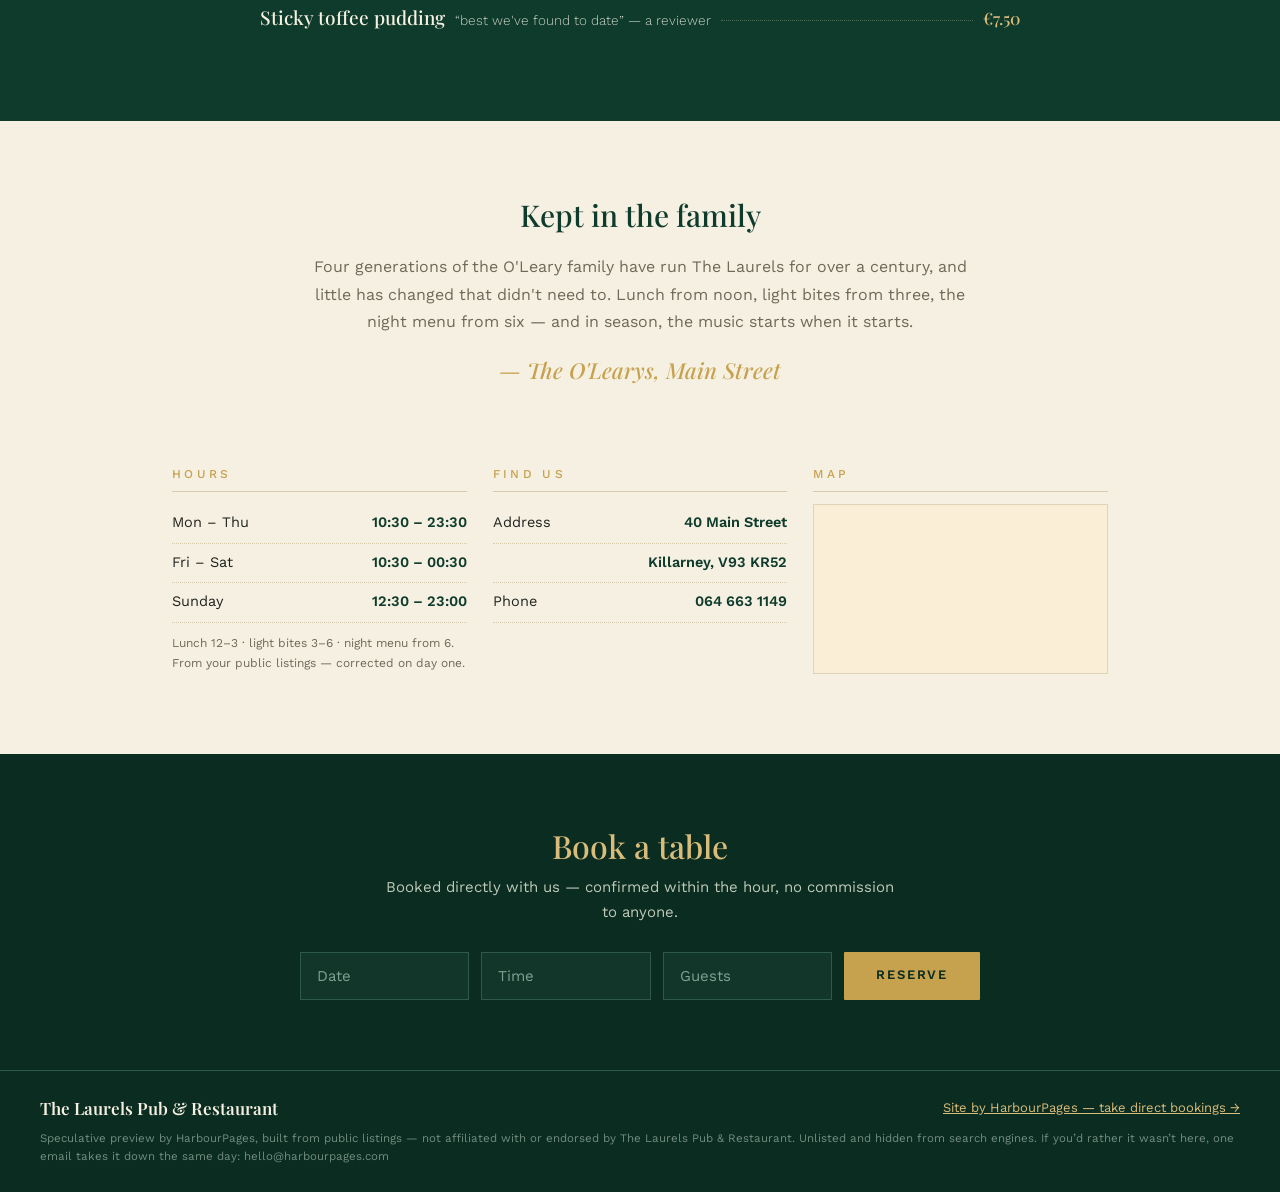
<file: demos/the-laurels/index.html>
<!doctype html>
<html lang="en-IE">
<head>
  <meta charset="utf-8">
  <meta name="viewport" content="width=device-width, initial-scale=1">
  <meta name="robots" content="noindex, nofollow">
  <meta name="description" content="Demo site by HarbourPages — The Laurels Pub & Restaurant, Killarney. Four generations of the O'Leary family on Main Street. Book a table directly, no apps in between.">
  <title>The Laurels Pub &amp; Restaurant — Killarney (HarbourPages demo)</title>
  <link rel="preconnect" href="https://fonts.googleapis.com">
  <link rel="preconnect" href="https://fonts.gstatic.com" crossorigin>
  <link href="https://fonts.googleapis.com/css2?family=Playfair+Display:ital,wght@0,400;0,500;0,600;0,700;1,400;1,500&family=Work+Sans:wght@300;400;500;600&display=swap" rel="stylesheet">
  <style>
    /* The Laurels — 烫金家书:深酒吧绿 × 奶油 × 老金,维多利亚招牌的居中对称 */
    :root{
      --green:#0E3B2C; --green-deep:#0A2C21; --cream:#F6F0E2; --cream-warm:#EFE6D0;
      --gold:#C6A14E; --gold-soft:#D9BC7A; --ink:#20241F; --soft:#6E6A58;
      --rule:#D8CCAD;
      --display:'Playfair Display',Georgia,serif; --body:'Work Sans',Verdana,sans-serif;
    }
    *{box-sizing:border-box} body{margin:0;background:var(--cream);color:var(--ink);
      font:400 16px/1.7 var(--body)}
    .topline{background:var(--green-deep);color:var(--gold-soft);text-align:center;
      font:500 11px/1 var(--body);letter-spacing:.28em;text-transform:uppercase;padding:9px 12px}
    nav{display:flex;justify-content:space-between;align-items:center;padding:20px 40px;
      background:var(--cream);border-bottom:2px solid var(--green)}
    .wordmark{font:600 24px var(--display);color:var(--green)}
    .wordmark small{display:block;font:500 10px var(--body);letter-spacing:.3em;
      text-transform:uppercase;color:var(--soft);margin-top:2px}
    nav .links a{font:500 13px var(--body);letter-spacing:.12em;text-transform:uppercase;
      color:var(--green);text-decoration:none;margin-left:26px}
    nav .links a.book{background:var(--green);color:var(--cream);padding:11px 22px;
      border-radius:1px}
    nav .links a.book:hover{background:var(--green-deep)}
    /* 居中对称的"家书"式 hero */
    .hero{max-width:820px;margin:0 auto;text-align:center;padding:76px 24px 60px}
    .crest{font:500 12px var(--body);letter-spacing:.34em;text-transform:uppercase;
      color:var(--gold);margin-bottom:18px}
    .crest:before,.crest:after{content:"—";color:var(--rule);margin:0 14px}
    h1{font:500 clamp(40px,5.4vw,64px)/1.15 var(--display);color:var(--green);margin:0 0 22px}
    h1 em{font-style:italic;color:var(--gold)}
    .hero p{max-width:36em;margin:0 auto 14px;color:var(--soft);font-size:16.5px}
    .hero .stars{font:500 13px var(--body);letter-spacing:.18em;color:var(--green);
      text-transform:uppercase;margin-top:20px}
    .hero .actions{margin-top:30px}
    .btn{display:inline-block;font:600 13px var(--body);letter-spacing:.14em;
      text-transform:uppercase;text-decoration:none;padding:15px 32px;border-radius:1px}
    .btn.solid{background:var(--green);color:var(--cream)} .btn.solid:hover{background:var(--green-deep)}
    .btn.line{border:1px solid var(--green);color:var(--green);margin-left:12px}
    .orn{ text-align:center;color:var(--gold);font-size:20px;letter-spacing:.6em;padding:6px 0 40px}
    /* 三联照片版 */
    .plates{display:grid;grid-template-columns:repeat(3,1fr);gap:20px;max-width:1080px;
      margin:0 auto;padding:0 32px 70px}
    .plate{background:var(--green);padding:10px 10px 14px;color:var(--gold-soft)}
    .plate .ph{height:200px;background:var(--cream-warm);border:1px solid var(--rule);
      display:flex;align-items:center;justify-content:center;color:var(--soft);
      font:italic 400 13px var(--display)}
    img.ph{width:100%;height:200px;object-fit:cover;display:block;padding:0}
    .plate figcaption{font:italic 400 13.5px var(--display);text-align:center;padding-top:10px}
    /* 经典点线菜单(bill of fare) */
    .fare{background:var(--green);color:var(--cream);padding:78px 24px}
    .fare .inner{max-width:760px;margin:0 auto;text-align:center}
    .fare h2{font:500 34px var(--display);color:var(--gold-soft);margin:0 0 6px}
    .fare .note{font:italic 400 14.5px var(--display);color:#BFC9B8;margin-bottom:44px}
    .course{font:500 12px var(--body);letter-spacing:.3em;text-transform:uppercase;
      color:var(--gold);margin:34px 0 16px}
    .dish{display:flex;align-items:baseline;gap:10px;text-align:left;margin:13px 0}
    .dish .n{font:500 19px var(--display)}
    .dish .d{font:300 13.5px var(--body);color:#C9D2C3}
    .dish .dots{flex:1;border-bottom:1px dotted #4A6B58;transform:translateY(-4px)}
    .dish .p{font:500 17px var(--display);color:var(--gold-soft);white-space:nowrap}
    /* 家史条 */
    .story{max-width:720px;margin:0 auto;text-align:center;padding:74px 24px 30px}
    .story h2{font:500 30px var(--display);color:var(--green);margin:0 0 18px}
    .story p{color:var(--soft)}
    .story .sig{font:italic 500 22px var(--display);color:var(--gold);margin-top:20px}
    /* 时长/位置 */
    .info{display:grid;grid-template-columns:1fr 1fr 1fr;gap:26px;max-width:1000px;
      margin:0 auto;padding:40px 32px 80px}
    .info h3{font:500 12px var(--body);letter-spacing:.28em;text-transform:uppercase;
      color:var(--gold);border-bottom:1px solid var(--rule);padding-bottom:10px}
    .row{display:flex;justify-content:space-between;font-size:14.5px;padding:7px 0;
      border-bottom:1px dotted var(--rule)}
    .row strong{font-weight:600;color:var(--green)}
    .small{font-size:12px;color:var(--soft);margin-top:10px}
    .mapph{height:170px;background:var(--cream-warm);border:1px solid var(--rule);
      display:flex;align-items:center;justify-content:center;color:var(--soft);
      font:italic 400 13px var(--display)}
    iframe.mapph{width:100%;height:170px;border:1px solid var(--rule);display:block;
      filter:sepia(.18) saturate(.85)}
    /* 预订 */
    .booking{background:var(--green-deep);color:var(--cream);text-align:center;padding:70px 24px}
    .booking h2{font:500 32px var(--display);color:var(--gold-soft);margin:0 0 8px}
    .booking p{color:#BFC9B8;max-width:34em;margin:0 auto 26px;font-size:15px}
    .booking .rowline{display:flex;gap:12px;justify-content:center;flex-wrap:wrap;max-width:680px;margin:0 auto}
    .booking input{flex:1;min-width:130px;padding:14px 16px;background:#12362A;
      border:1px solid #2E5A47;color:var(--cream);font:400 15px var(--body)}
    .booking input::placeholder{color:#7FA290}
    footer{display:flex;justify-content:space-between;align-items:center;flex-wrap:wrap;gap:10px;
      background:var(--green-deep);color:#9FB4A8;padding:26px 40px;border-top:1px solid #2E5A47;
      font-size:13px}
    footer b{font:600 17px var(--display);color:var(--cream)}
    footer a{color:var(--gold-soft)}
    @media(max-width:900px){.plates,.info{grid-template-columns:1fr}nav{padding:16px 20px}
      nav .links a{margin-left:14px}}
  </style>
</head>
<body>

  <div class="topline">Four generations of the O'Leary family &middot; Main Street, Killarney</div>

  <nav>
    <div class="wordmark">The Laurels<small>Pub &amp; Restaurant &middot; Est. over a century</small></div>
    <div class="links">
      <a href="#fare">Menu</a><a href="#story">Our story</a><a href="#visit">Visit</a>
      <a class="book" href="#book">Book a table</a>
    </div>
  </nav>

  <header class="hero">
    <div class="crest">Killarney's own since the 1900s</div>
    <h1>The pub Killarney<br>keeps <em>coming back</em> to.</h1>
    <p>Tiled floors, beamed ceilings, corners built for conversation &mdash; and food
       that earned its keep the slow way. Live music and Irish dancing in season.</p>
    <div class="stars">4.5&#9733; &middot; 2,500+ reviews &middot; Tripadvisor Travelers' Choice</div>
    <div class="actions">
      <a class="btn solid" href="#book">Book a table</a><a class="btn line" href="#fare">See the menu</a>
    </div>
  </header>

  <div class="orn">&#10087;</div>

  <div class="plates">
    <figure class="plate"><img class="ph" src="assets/front.webp" alt="The Laurels on Main Street, window boxes in bloom" loading="lazy">
      <figcaption>Forty Main Street, in bloom.</figcaption></figure>
    <figure class="plate"><img class="ph" src="assets/curry.webp" alt="Chickpea curry with rice and poppadom" loading="lazy">
      <figcaption>From the lunch menu.</figcaption></figure>
    <figure class="plate"><img class="ph" src="assets/chicken.webp" alt="Prosciutto-wrapped chicken with pesto" loading="lazy">
      <figcaption>From the kitchen, evening.</figcaption></figure>
  </div>

  <section class="fare" id="fare">
    <div class="inner">
      <h2>Bill of Fare</h2>
      <div class="note">Dishes your reviews rave about &mdash; your daily menus go here, editable in a minute. Prices shown are samples.</div>

      <div class="course">To begin</div>
      <div class="dish"><span class="n">Famous seafood chowder</span><span class="dots"></span><span class="p">&euro;9.50</span></div>
      <div class="dish"><span class="n">Bantry Bay mussels</span><span class="d">white wine, garlic &amp; cream, soda bread</span><span class="dots"></span><span class="p">&euro;14.50</span></div>

      <div class="course">The table</div>
      <div class="dish"><span class="n">Irish stew</span><span class="d">crusty home-baked rolls</span><span class="dots"></span><span class="p">&euro;18.95</span></div>
      <div class="dish"><span class="n">Traditional potato cakes</span><span class="d">an old house speciality</span><span class="dots"></span><span class="p">&euro;12.00</span></div>
      <div class="dish"><span class="n">Doorstep sandwiches</span><span class="d">lunch, cut thick, no apologies</span><span class="dots"></span><span class="p">&euro;10.50</span></div>

      <div class="course">To finish</div>
      <div class="dish"><span class="n">Sticky toffee pudding</span><span class="d">&ldquo;best we've found to date&rdquo; &mdash; a reviewer</span><span class="dots"></span><span class="p">&euro;7.50</span></div>
    </div>
  </section>

  <section class="story" id="story">
    <h2>Kept in the family</h2>
    <p>Four generations of the O'Leary family have run The Laurels for over a century,
       and little has changed that didn't need to. Lunch from noon, light bites from three,
       the night menu from six &mdash; and in season, the music starts when it starts.</p>
    <div class="sig">&mdash; The O'Learys, Main Street</div>
  </section>

  <section class="info" id="visit">
    <div>
      <h3>Hours</h3>
      <div class="row"><span>Mon &ndash; Thu</span><strong>10:30 &ndash; 23:30</strong></div>
      <div class="row"><span>Fri &ndash; Sat</span><strong>10:30 &ndash; 00:30</strong></div>
      <div class="row"><span>Sunday</span><strong>12:30 &ndash; 23:00</strong></div>
      <div class="small">Lunch 12&ndash;3 &middot; light bites 3&ndash;6 &middot; night menu from 6.
        From your public listings &mdash; corrected on day one.</div>
    </div>
    <div>
      <h3>Find us</h3>
      <div class="row"><span>Address</span><strong>40 Main Street</strong></div>
      <div class="row"><span></span><strong>Killarney, V93 KR52</strong></div>
      <div class="row"><span>Phone</span><strong>064 663 1149</strong></div>
    </div>
    <div>
      <h3>Map</h3>
      <iframe class="mapph" loading="lazy" referrerpolicy="no-referrer-when-downgrade"
        title="Map — The Laurels, 40 Main Street, Killarney"
        src="https://www.openstreetmap.org/export/embed.html?bbox=-9.516038,52.055368,-9.502438,52.063368&layer=mapnik&marker=52.059368,-9.509238"></iframe>
    </div>
  </section>

  <section class="booking" id="book">
    <h2>Book a table</h2>
    <p>Booked directly with us &mdash; confirmed within the hour, no commission to anyone.</p>
    <div class="rowline">
      <input placeholder="Date" aria-label="Date">
      <input placeholder="Time" aria-label="Time">
      <input placeholder="Guests" aria-label="Guests">
      <a class="btn solid" style="background:var(--gold);color:var(--green-deep)"
         href="mailto:hello@harbourpages.com?subject=Table%20booking%20(Laurels%20demo)">Reserve</a>
    </div>
  </section>

  <footer>
    <b>The Laurels Pub &amp; Restaurant</b>
    <a href="https://harbourpages.com">Site by HarbourPages &mdash; take direct bookings &rarr;</a>
      <div style="width:100%;font-size:11.5px;opacity:.7;line-height:1.6">Speculative preview by HarbourPages, built from public listings &mdash; not affiliated with or endorsed by The Laurels Pub & Restaurant. Unlisted and hidden from search engines. If you&rsquo;d rather it wasn&rsquo;t here, one email takes it down the same day: hello@harbourpages.com</div>
  </footer>

</body>
</html>
</file>
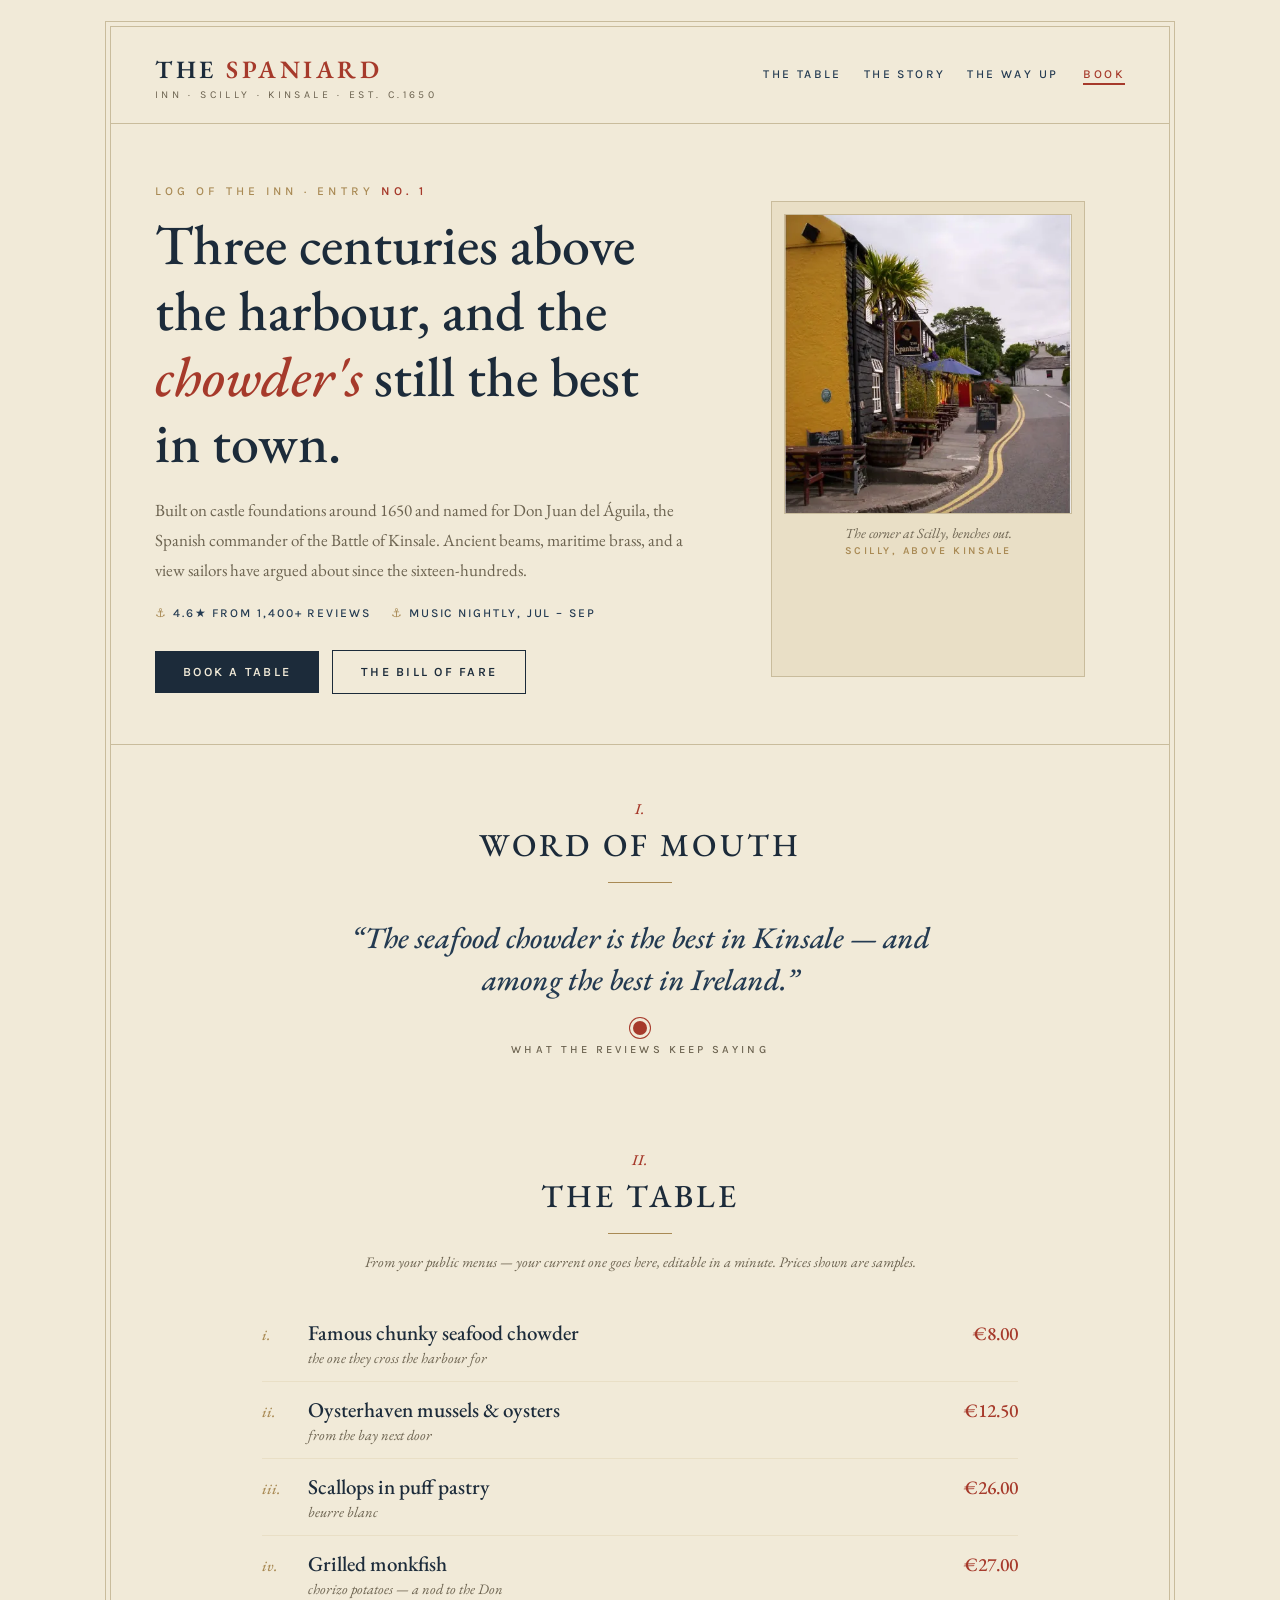
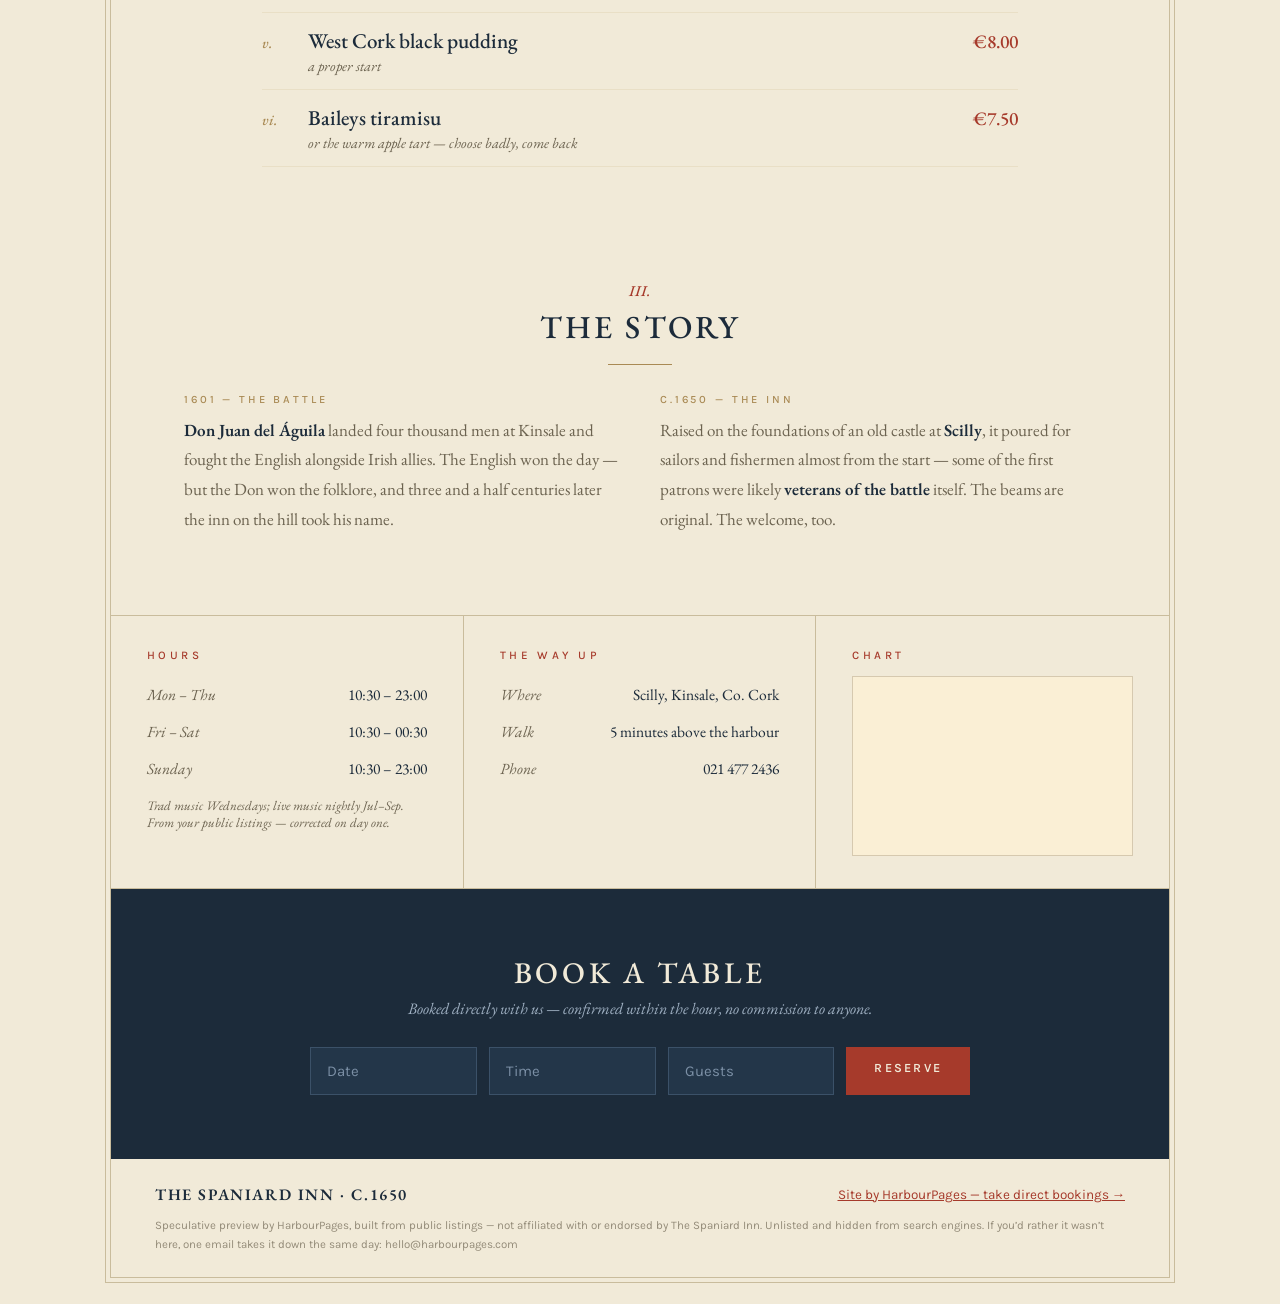
<file: demos/the-spaniard/index.html>
<!doctype html>
<html lang="en-IE">
<head>
  <meta charset="utf-8">
  <meta name="viewport" content="width=device-width, initial-scale=1">
  <meta name="robots" content="noindex, nofollow">
  <meta name="description" content="Demo site by HarbourPages — The Spaniard Inn, Kinsale. On castle foundations since c.1650, overlooking the harbour from Scilly. Famous chowder, nightly music. Book direct.">
  <title>The Spaniard Inn — Kinsale, Co. Cork (HarbourPages demo)</title>
  <link rel="preconnect" href="https://fonts.googleapis.com">
  <link rel="preconnect" href="https://fonts.gstatic.com" crossorigin>
  <link href="https://fonts.googleapis.com/css2?family=EB+Garamond:ital,wght@0,400;0,500;0,600;1,400;1,500&family=Karla:wght@300;400;500;600&display=swap" rel="stylesheet">
  <style>
    /* The Spaniard — 船长日志:羊皮纸 × 墨海蓝 × 西班牙红,铜版雕刻双线框,罗马数字章节 */
    :root{
      --bone:#F1EAD8; --bone-deep:#E9DFC6; --ink:#1C2B3A; --sea:#243B52;
      --red:#A63A2B; --brass:#A98A54; --faint:#6C6350; --frame:#C9BC9C;
      --serif:'EB Garamond',Georgia,serif; --sans:'Karla',Verdana,sans-serif;
    }
    *{box-sizing:border-box} body{margin:0;background:var(--bone);color:var(--ink);
      font:400 17px/1.75 var(--serif)}
    .page{max-width:1060px;margin:26px auto;border:1px solid var(--frame);outline:1px solid var(--frame);
      outline-offset:4px;background:var(--bone);padding:0 0 0}
    nav{display:flex;justify-content:space-between;align-items:baseline;padding:26px 44px 22px;
      border-bottom:1px solid var(--frame)}
    .wordmark{font:600 25px var(--serif);letter-spacing:.14em;text-transform:uppercase;color:var(--ink)}
    .wordmark .es{color:var(--red)}
    .wordmark small{display:block;font:400 10.5px var(--sans);letter-spacing:.32em;
      text-transform:uppercase;color:var(--faint);margin-top:3px}
    nav .links a{font:500 12px var(--sans);letter-spacing:.2em;text-transform:uppercase;
      color:var(--sea);text-decoration:none;margin-left:22px}
    nav .links a.book{color:var(--red);border-bottom:2px solid var(--red);padding-bottom:2px}
    /* 日志卷首 */
    .hero{display:grid;grid-template-columns:1.15fr .85fr;gap:44px;padding:60px 44px 50px;
      border-bottom:1px solid var(--frame)}
    .chap{font:500 12px var(--sans);letter-spacing:.34em;text-transform:uppercase;color:var(--brass)}
    .chap b{color:var(--red);font-weight:600}
    h1{font:500 clamp(36px,4.6vw,56px)/1.18 var(--serif);margin:14px 0 20px;color:var(--ink)}
    h1 em{font-style:italic;color:var(--red)}
    .hero p{color:var(--faint);max-width:32em}
    .factline{display:flex;gap:20px;flex-wrap:wrap;margin-top:20px;
      font:500 12px var(--sans);letter-spacing:.16em;text-transform:uppercase;color:var(--sea)}
    .factline span:before{content:"\2693\FE0E  ";color:var(--brass)}
    .btnrow{margin-top:30px}
    .btn{display:inline-block;font:600 12.5px var(--sans);letter-spacing:.18em;
      text-transform:uppercase;text-decoration:none;padding:14px 28px}
    .btn.solid{background:var(--ink);color:var(--bone)} .btn.solid:hover{background:var(--sea)}
    .btn.line{border:1px solid var(--ink);color:var(--ink);margin-left:10px}
    .heroplate{border:1px solid var(--frame);padding:12px;background:var(--bone-deep)}
    .heroplate .ph{height:300px;border:1px solid var(--frame);display:flex;align-items:center;
      justify-content:center;color:var(--faint);font:italic 400 14px var(--serif)}
    img.ph{width:100%;height:430px;object-fit:cover;display:block}
    .heroplate figcaption{font:italic 400 14px var(--serif);color:var(--faint);
      text-align:center;padding-top:10px}
    .heroplate figcaption b{font-style:normal;font:600 10.5px var(--sans);letter-spacing:.24em;
      text-transform:uppercase;color:var(--brass);display:block;margin-top:2px}
    /* 章节标题 */
    .chapter{ text-align:center;padding:54px 24px 8px}
    .chapter .no{font:500 15px var(--serif);font-style:italic;color:var(--red)}
    .chapter h2{font:500 32px var(--serif);letter-spacing:.1em;text-transform:uppercase;
      color:var(--ink);margin:6px 0 0}
    .chapter .rule{width:64px;height:1px;background:var(--brass);margin:16px auto 0}
    /* 评论引言(蜡封) */
    .seal{max-width:700px;margin:0 auto;text-align:center;padding:26px 24px 40px}
    .seal blockquote{font:italic 500 clamp(22px,3vw,30px)/1.4 var(--serif);color:var(--sea);margin:0}
    .seal .dot{width:14px;height:14px;border-radius:50%;background:var(--red);margin:20px auto 8px;
      box-shadow:0 0 0 3px var(--bone),0 0 0 4px var(--red)}
    .seal .who{font:500 11px var(--sans);letter-spacing:.28em;text-transform:uppercase;color:var(--faint)}
    /* 菜单:日志分栏 */
    .fare{max-width:820px;margin:0 auto;padding:10px 32px 60px}
    .note{ text-align:center;font:italic 400 14.5px var(--serif);color:var(--faint);margin-bottom:34px}
    .entry{display:grid;grid-template-columns:auto 1fr auto;gap:16px;align-items:baseline;
      padding:14px 0;border-bottom:1px solid var(--bone-deep)}
    .entry .no{font:italic 500 15px var(--serif);color:var(--brass);min-width:2em}
    .entry h3{margin:0;font:500 21px var(--serif)}
    .entry p{margin:2px 0 0;font:italic 400 14.5px var(--serif);color:var(--faint)}
    .entry .p{font:500 19px var(--serif);color:var(--red)}
    /* 历史章 */
    .history{display:grid;grid-template-columns:1fr 1fr;gap:40px;padding:20px 44px 66px;
      max-width:1000px;margin:0 auto}
    .history p{color:var(--faint);margin:0 0 14px}
    .history p b{color:var(--ink);font-weight:600}
    .history .cap{font:500 11px var(--sans);letter-spacing:.26em;text-transform:uppercase;
      color:var(--brass);margin-bottom:10px}
    /* 信息表:日志表格 */
    .log{border-top:1px solid var(--frame);border-bottom:1px solid var(--frame);
      display:grid;grid-template-columns:1fr 1fr 1fr}
    .log .cell{padding:32px 36px;border-right:1px solid var(--frame)}
    .log .cell:last-child{border-right:0}
    .log h3{font:500 11.5px var(--sans);letter-spacing:.3em;text-transform:uppercase;
      color:var(--red);margin:0 0 14px}
    .row{display:flex;justify-content:space-between;font-size:15.5px;padding:5px 0}
    .row span:first-child{font-style:italic;color:var(--faint)}
    .small{font:italic 400 13px var(--serif);color:var(--faint);margin-top:10px}
    .mapph{height:130px;border:1px solid var(--frame);background:var(--bone-deep);
      display:flex;align-items:center;justify-content:center;color:var(--faint);
      font:italic 400 13px var(--serif)}
    iframe.mapph{width:100%;height:180px;border:1px solid var(--frame);display:block;
      filter:sepia(.35) saturate(.7)}
    /* 预订:墨蓝压舱 */
    .booking{background:var(--ink);color:var(--bone);text-align:center;padding:64px 32px}
    .booking h2{font:500 30px var(--serif);letter-spacing:.12em;text-transform:uppercase;
      color:var(--bone);margin:0 0 6px}
    .booking .sub{font:italic 400 16px var(--serif);color:#9FB0C2;margin-bottom:28px}
    .rowline{display:flex;gap:12px;justify-content:center;flex-wrap:wrap;max-width:660px;margin:0 auto}
    .rowline input{flex:1;min-width:130px;padding:14px 16px;background:#233649;
      border:1px solid #3B5168;color:var(--bone);font:400 15px var(--sans)}
    .rowline input::placeholder{color:#7C90A6}
    .rowline .btn.solid{background:var(--red);color:var(--bone)}
    footer{display:flex;justify-content:space-between;align-items:center;flex-wrap:wrap;gap:10px;
      padding:24px 44px;color:var(--faint);font-size:13.5px;font-family:var(--sans)}
    footer b{font:600 16px var(--serif);letter-spacing:.1em;text-transform:uppercase;color:var(--ink)}
    footer a{color:var(--red)}
    @media(max-width:900px){.hero,.history{grid-template-columns:1fr}
      .log{grid-template-columns:1fr}.log .cell{border-right:0;border-bottom:1px solid var(--frame)}
      .page{margin:10px;outline:none}}
  </style>
</head>
<body>
<div class="page">

  <nav>
    <div class="wordmark">The <span class="es">Spaniard</span><small>Inn &middot; Scilly &middot; Kinsale &middot; est. c.1650</small></div>
    <div class="links">
      <a href="#fare">The table</a><a href="#history">The story</a><a href="#visit">The way up</a>
      <a class="book" href="#book">Book</a>
    </div>
  </nav>

  <header class="hero">
    <div>
      <div class="chap">Log of the inn &middot; entry <b>No. 1</b></div>
      <h1>Three centuries above the harbour, and the <em>chowder's</em> still the best in town.</h1>
      <p>Built on castle foundations around 1650 and named for Don Juan del &Aacute;guila,
         the Spanish commander of the Battle of Kinsale. Ancient beams, maritime brass,
         and a view sailors have argued about since the sixteen-hundreds.</p>
      <div class="factline">
        <span>4.6&#9733; from 1,400+ reviews</span>
        <span>Music nightly, Jul &ndash; Sep</span>
      </div>
      <div class="btnrow">
        <a class="btn solid" href="#book">Book a table</a>
        <a class="btn line" href="#fare">The bill of fare</a>
      </div>
    </div>
    <figure class="heroplate">
      <img class="ph" src="assets/corner.webp" alt="The Spaniard's yellow and black corner at Scilly, benches out front" loading="lazy">
      <figcaption>The corner at Scilly, benches out.<b>Scilly, above Kinsale</b></figcaption>
    </figure>
  </header>

  <div class="chapter"><div class="no">I.</div><h2>Word of mouth</h2><div class="rule"></div></div>
  <div class="seal">
    <blockquote>&ldquo;The seafood chowder is the best in Kinsale &mdash; and among the best in Ireland.&rdquo;</blockquote>
    <div class="dot"></div>
    <div class="who">What the reviews keep saying</div>
  </div>

  <div class="chapter" id="fare"><div class="no">II.</div><h2>The table</h2><div class="rule"></div></div>
  <section class="fare">
    <div class="note">From your public menus &mdash; your current one goes here, editable in a minute. Prices shown are samples.</div>
    <div class="entry"><span class="no">i.</span><div><h3>Famous chunky seafood chowder</h3><p>the one they cross the harbour for</p></div><span class="p">&euro;8.00</span></div>
    <div class="entry"><span class="no">ii.</span><div><h3>Oysterhaven mussels &amp; oysters</h3><p>from the bay next door</p></div><span class="p">&euro;12.50</span></div>
    <div class="entry"><span class="no">iii.</span><div><h3>Scallops in puff pastry</h3><p>beurre blanc</p></div><span class="p">&euro;26.00</span></div>
    <div class="entry"><span class="no">iv.</span><div><h3>Grilled monkfish</h3><p>chorizo potatoes &mdash; a nod to the Don</p></div><span class="p">&euro;27.00</span></div>
    <div class="entry"><span class="no">v.</span><div><h3>West Cork black pudding</h3><p>a proper start</p></div><span class="p">&euro;8.00</span></div>
    <div class="entry"><span class="no">vi.</span><div><h3>Baileys tiramisu</h3><p>or the warm apple tart &mdash; choose badly, come back</p></div><span class="p">&euro;7.50</span></div>
  </section>

  <div class="chapter" id="history"><div class="no">III.</div><h2>The story</h2><div class="rule"></div></div>
  <section class="history">
    <div>
      <div class="cap">1601 &mdash; the battle</div>
      <p><b>Don Juan del &Aacute;guila</b> landed four thousand men at Kinsale and fought the English
         alongside Irish allies. The English won the day &mdash; but the Don won the folklore,
         and three and a half centuries later the inn on the hill took his name.</p>
    </div>
    <div>
      <div class="cap">c.1650 &mdash; the inn</div>
      <p>Raised on the foundations of an old castle at <b>Scilly</b>, it poured for sailors and
         fishermen almost from the start &mdash; some of the first patrons were likely
         <b>veterans of the battle</b> itself. The beams are original. The welcome, too.</p>
    </div>
  </section>

  <section class="log" id="visit">
    <div class="cell">
      <h3>Hours</h3>
      <div class="row"><span>Mon &ndash; Thu</span><span>10:30 &ndash; 23:00</span></div>
      <div class="row"><span>Fri &ndash; Sat</span><span>10:30 &ndash; 00:30</span></div>
      <div class="row"><span>Sunday</span><span>10:30 &ndash; 23:00</span></div>
      <div class="small">Trad music Wednesdays; live music nightly Jul&ndash;Sep.
        From your public listings &mdash; corrected on day one.</div>
    </div>
    <div class="cell">
      <h3>The way up</h3>
      <div class="row"><span>Where</span><span>Scilly, Kinsale, Co. Cork</span></div>
      <div class="row"><span>Walk</span><span>5 minutes above the harbour</span></div>
      <div class="row"><span>Phone</span><span>021 477 2436</span></div>
    </div>
    <div class="cell">
      <h3>Chart</h3>
      <iframe class="mapph" loading="lazy" referrerpolicy="no-referrer-when-downgrade"
        title="Map — The Spaniard Inn, Scilly, Kinsale"
        src="https://www.openstreetmap.org/export/embed.html?bbox=-8.523672,51.701015,-8.510072,51.709015&layer=mapnik&marker=51.705015,-8.516872"></iframe>
    </div>
  </section>

  <section class="booking" id="book">
    <h2>Book a table</h2>
    <div class="sub">Booked directly with us &mdash; confirmed within the hour, no commission to anyone.</div>
    <div class="rowline">
      <input placeholder="Date" aria-label="Date">
      <input placeholder="Time" aria-label="Time">
      <input placeholder="Guests" aria-label="Guests">
      <a class="btn solid" href="mailto:hello@harbourpages.com?subject=Table%20booking%20(Spaniard%20demo)">Reserve</a>
    </div>
  </section>

  <footer>
    <b>The Spaniard Inn &middot; c.1650</b>
    <a href="https://harbourpages.com">Site by HarbourPages &mdash; take direct bookings &rarr;</a>
      <div style="width:100%;font-size:11.5px;opacity:.7;line-height:1.6">Speculative preview by HarbourPages, built from public listings &mdash; not affiliated with or endorsed by The Spaniard Inn. Unlisted and hidden from search engines. If you&rsquo;d rather it wasn&rsquo;t here, one email takes it down the same day: hello@harbourpages.com</div>
  </footer>

</div>
</body>
</html>
</file>
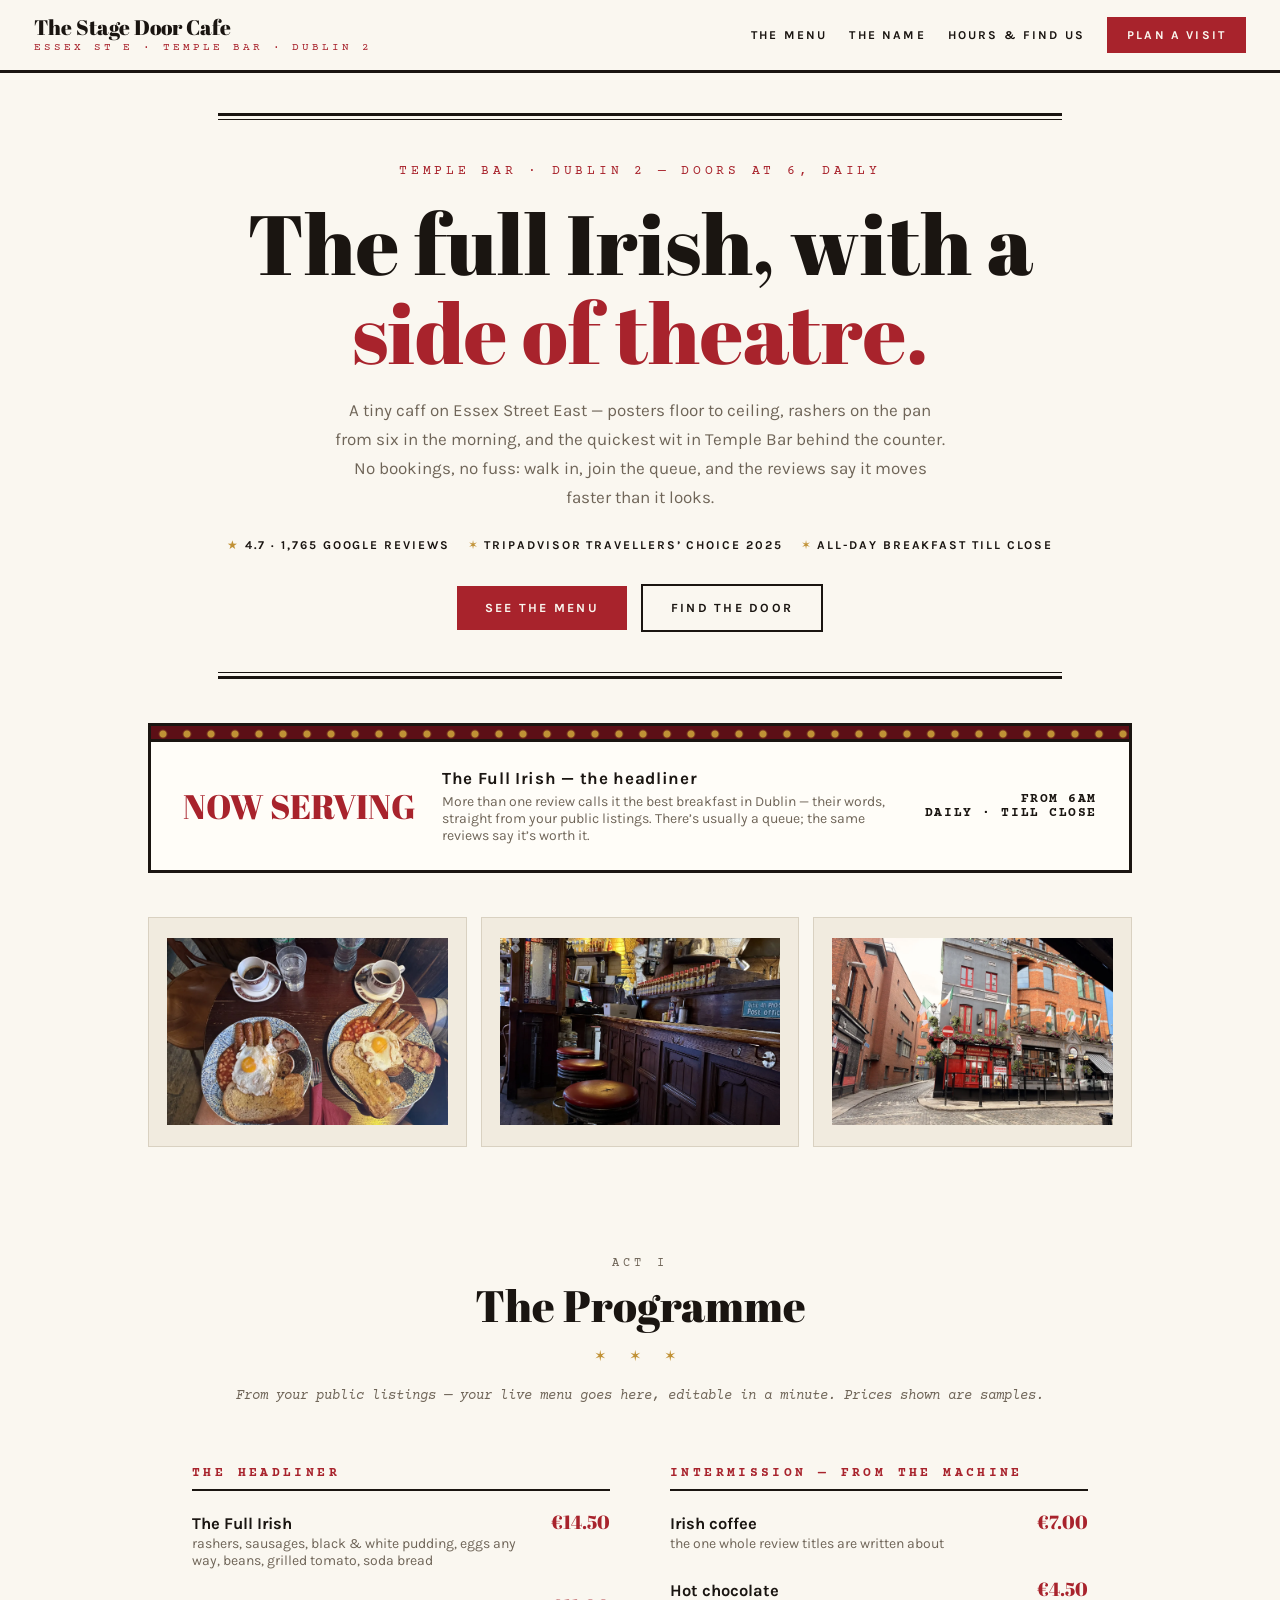
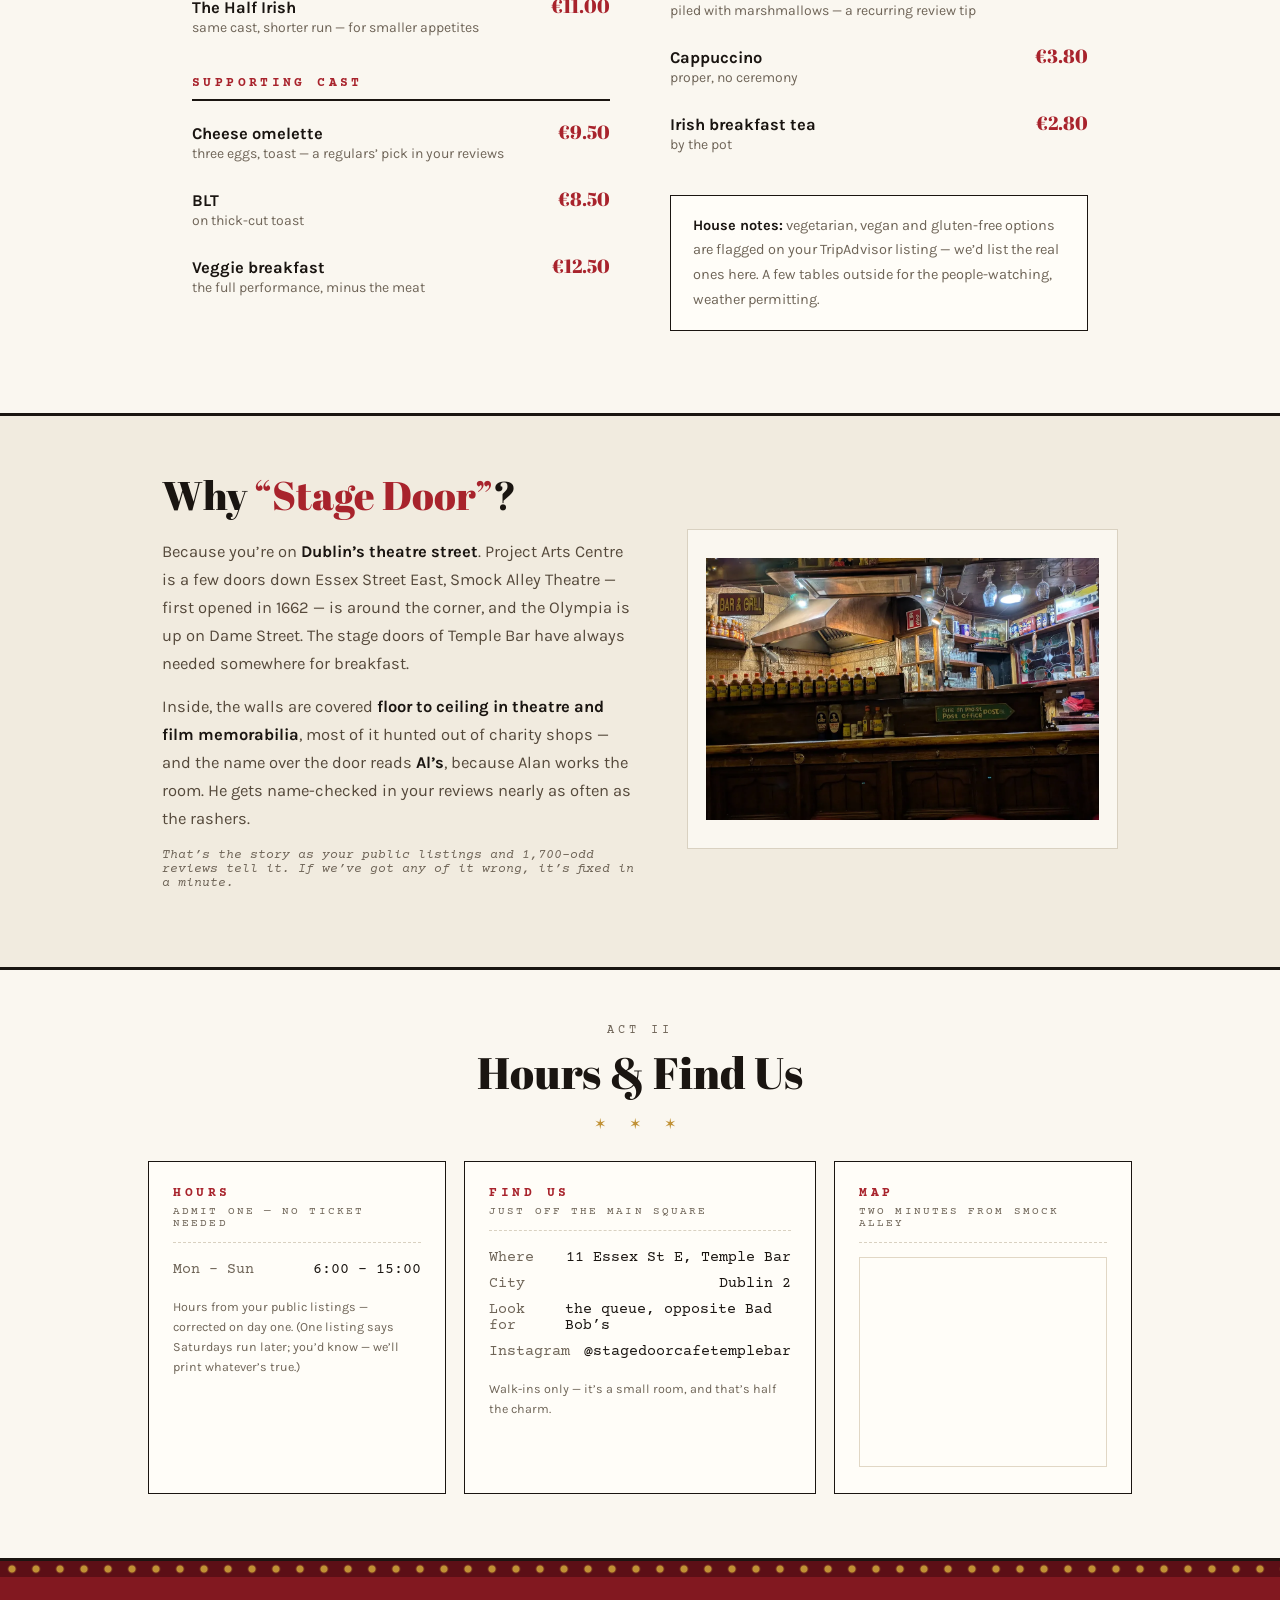
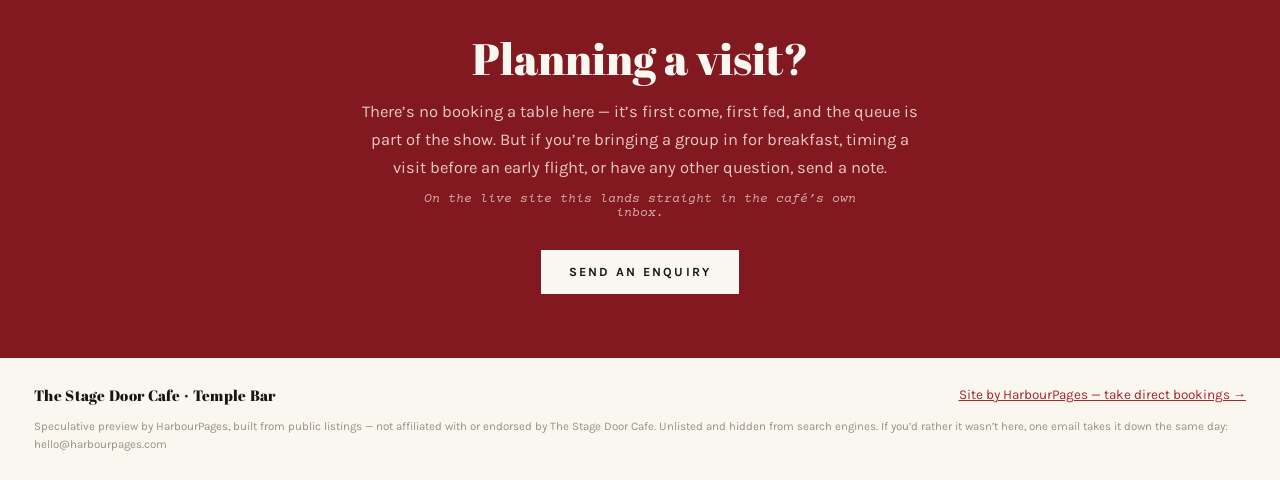
<file: demos/the-stage-door-cafe/index.html>
<!doctype html>
<html lang="en-IE">
<head>
  <meta charset="utf-8">
  <meta name="viewport" content="width=device-width, initial-scale=1">
  <meta name="robots" content="noindex, nofollow">
  <meta name="description" content="Demo site by HarbourPages — The Stage Door Cafe, Temple Bar. All-day breakfast on Essex Street East, doors at 6am. Menu, hours and directions — no apps in between.">
  <title>The Stage Door Cafe — Temple Bar (HarbourPages demo)</title>
  <link rel="preconnect" href="https://fonts.googleapis.com">
  <link rel="preconnect" href="https://fonts.gstatic.com" crossorigin>
  <link href="https://fonts.googleapis.com/css2?family=Abril+Fatface&family=Karla:ital,wght@0,400;0,500;0,700;1,400&family=Courier+Prime:ital,wght@0,400;0,700;1,400&display=swap" rel="stylesheet">
  <style>
    /* The Stage Door Cafe — the playbill caff: printed theatre programme × Temple Bar greasy spoon */
    :root{
      --paper:#FAF7F0; --panel:#F1EBDF; --white:#FFFDF8;
      --ink:#1A1511; --faint:#6F6558; --rule:#D9D1C1;
      --crimson:#A8232C; --curtain:#821820; --curtain-deep:#5C0F16; --brass:#C09135;
      --disp:'Abril Fatface',Georgia,serif; --body:'Karla',Verdana,sans-serif;
      --tick:'Courier Prime','Courier New',monospace;
    }
    *{box-sizing:border-box}
    body{margin:0;background:var(--paper);color:var(--ink);font:400 16.5px/1.7 var(--body)}
    a{color:var(--crimson)}

    /* nav — heavy playbill rule underneath */
    nav{display:flex;justify-content:space-between;align-items:center;flex-wrap:wrap;gap:12px 20px;
      padding:16px 34px;background:var(--paper);border-bottom:3px solid var(--ink);
      position:sticky;top:0;z-index:6}
    .wordmark{font:400 21px/1.1 var(--disp);color:var(--ink)}
    .wordmark small{display:block;font:400 10.5px var(--tick);letter-spacing:.28em;
      text-transform:uppercase;color:var(--crimson);margin-top:3px}
    .navlinks{display:flex;align-items:center;flex-wrap:wrap;gap:10px 22px}
    .navlinks a{font:700 12px var(--body);letter-spacing:.18em;text-transform:uppercase;
      color:var(--ink);text-decoration:none}
    .navlinks a:hover{color:var(--crimson)}
    .navlinks a.navcta{background:var(--crimson);color:var(--paper);padding:11px 20px}
    .navlinks a.navcta:hover{background:var(--curtain);color:var(--paper)}

    /* hero — centred playbill stack framed by thick-and-thin rules */
    .playbill{max-width:900px;margin:0 auto;padding:40px 28px 0;text-align:center}
    .rulepair{border-top:3px solid var(--ink);border-bottom:1px solid var(--ink);height:7px}
    .rulepair.flip{border-top-width:1px;border-bottom-width:3px}
    .playbill .inner{padding:44px 8px 40px}
    .kick{font:400 12.5px var(--tick);letter-spacing:.3em;text-transform:uppercase;color:var(--crimson)}
    h1{font:400 clamp(42px,7vw,84px)/1.06 var(--disp);margin:20px auto 20px;max-width:11em;
      font-weight:400}
    h1 em{font-style:normal;color:var(--crimson)}
    .playbill p.lede{max-width:36em;margin:0 auto;color:var(--faint);font-size:17px}
    .meta{display:flex;justify-content:center;flex-wrap:wrap;gap:8px 18px;margin-top:26px;
      font:700 12px var(--body);letter-spacing:.16em;text-transform:uppercase;color:var(--ink)}
    .meta .star{color:var(--brass);font-weight:400}
    .btnrow{margin-top:32px}
    .btn{display:inline-block;font:700 12.5px var(--body);letter-spacing:.18em;text-transform:uppercase;
      text-decoration:none;padding:15px 28px}
    .btn.solid{background:var(--crimson);color:var(--paper)} .btn.solid:hover{background:var(--curtain)}
    .btn.ghost{border:2px solid var(--ink);color:var(--ink);margin-left:10px}
    .btn.ghost:hover{border-color:var(--crimson);color:var(--crimson)}

    /* marquee board — NOW SERVING */
    .marquee{max-width:1040px;margin:44px auto 0;padding:0 28px}
    .marqueebox{border:3px solid var(--ink);background:var(--white)}
    .bulbs{height:16px;background-color:var(--curtain-deep);
      background-image:radial-gradient(circle at 50% 50%,var(--brass) 3px,rgba(192,145,53,.25) 4px,transparent 5px);
      background-size:24px 16px;border-bottom:3px solid var(--ink)}
    .marqueegrid{display:grid;grid-template-columns:auto 1fr auto;gap:26px;align-items:center;
      padding:26px 32px}
    .marqueegrid .now{font:400 34px/1 var(--disp);color:var(--crimson);text-transform:uppercase}
    .marqueegrid .act{font:700 17px var(--body);letter-spacing:.04em}
    .marqueegrid .act small{display:block;font:400 14px var(--body);letter-spacing:0;
      color:var(--faint);margin-top:5px;font-weight:400}
    .marqueegrid .times{font:700 13px var(--tick);letter-spacing:.12em;text-transform:uppercase;
      text-align:right;color:var(--ink)}

    /* photo strip */
    .photos{display:grid;grid-template-columns:1fr 1fr 1fr;gap:14px;max-width:1040px;
      margin:0 auto;padding:44px 28px 56px}
    .ph{background:var(--panel);border:1px solid var(--rule);min-height:230px;
      display:flex;align-items:center;justify-content:center;text-align:center;padding:18px;
      color:var(--faint);font:italic 400 13px var(--tick)}

    /* section headers — act plates */
    .acthead{max-width:900px;margin:0 auto;text-align:center;padding:54px 28px 8px}
    .acthead .actno{font:400 12px var(--tick);letter-spacing:.34em;text-transform:uppercase;
      color:var(--faint)}
    .acthead h2{font:400 clamp(30px,4.2vw,44px)/1.15 var(--disp);margin:10px 0 0}
    .acthead .starsep{color:var(--brass);font-size:15px;letter-spacing:.6em;margin-top:14px}

    /* menu — the programme */
    .bill{max-width:960px;margin:0 auto;padding:10px 32px 26px}
    .hedge{text-align:center;font:italic 400 14px var(--tick);color:var(--faint);margin:0 0 34px}
    .courses{display:grid;grid-template-columns:1fr 1fr;gap:10px 60px}
    .course h3{font:700 13px var(--tick);letter-spacing:.26em;text-transform:uppercase;
      color:var(--crimson);border-bottom:2px solid var(--ink);padding-bottom:9px;margin:28px 0 6px}
    .dish{display:flex;align-items:baseline;gap:12px;padding:12px 0}
    .dish .nm{font:700 16.5px var(--body)}
    .dish .nm small{display:block;font:400 14px var(--body);color:var(--faint);font-weight:400;
      margin-top:2px}
    .dish .sp{flex:1}
    .dish .pr{font:400 19px var(--disp);color:var(--crimson);white-space:nowrap}
    .housenote{border:1.5px solid var(--ink);background:var(--white);padding:18px 22px;
      font-size:14.5px;color:var(--faint);margin-top:30px}
    .housenote b{color:var(--ink)}

    /* the name — story band */
    .greenroom{background:var(--panel);border-top:3px solid var(--ink);border-bottom:3px solid var(--ink);
      margin-top:56px}
    .greenroom .inner{max-width:1020px;margin:0 auto;display:grid;grid-template-columns:1.05fr .95fr;
      gap:48px;padding:56px 32px 62px;align-items:center}
    .greenroom h2{font:400 clamp(28px,3.8vw,40px)/1.18 var(--disp);margin:0 0 18px}
    .greenroom h2 em{font-style:normal;color:var(--crimson)}
    .greenroom p{color:#55493B;margin:0 0 15px}
    .greenroom p b{color:var(--ink)}
    .greenroom .postscript{font:italic 400 13px var(--tick);color:var(--faint)}
    .greenroom .ph{min-height:320px;background:var(--paper)}

    /* hours + find us — ticket stubs */
    .stubs{max-width:1040px;margin:0 auto;display:grid;grid-template-columns:1fr 1fr 1fr;
      gap:18px;padding:16px 28px 64px}
    .stub{background:var(--white);border:1.5px solid var(--ink);padding:24px 24px 26px;
      position:relative}
    .stub h3{font:700 12.5px var(--tick);letter-spacing:.28em;text-transform:uppercase;
      color:var(--crimson);margin:0 0 6px}
    .stub .admit{font:400 10.5px var(--tick);letter-spacing:.2em;text-transform:uppercase;
      color:var(--faint);border-bottom:1px dashed var(--rule);padding-bottom:12px;margin-bottom:14px}
    .stubrow{display:flex;justify-content:space-between;gap:14px;font:400 14.5px var(--tick);
      padding:5px 0}
    .stubrow span:first-child{color:var(--faint)}
    .stub .small{font-size:12.5px;color:var(--faint);margin-top:14px;line-height:1.6}
    .stub iframe{width:100%;height:210px;border:1px solid var(--rule);display:block;
      filter:sepia(.14) saturate(.85)}

    /* curtain call — dark closing band */
    .curtaincall{background:var(--curtain);color:var(--paper);text-align:center;
      border-top:3px solid var(--ink)}
    .curtaincall .bulbs{border-bottom:none;background-color:var(--curtain-deep)}
    .curtaincall .inner{max-width:720px;margin:0 auto;padding:56px 28px 64px}
    .curtaincall h2{font:400 clamp(30px,4.4vw,44px)/1.15 var(--disp);margin:0 0 14px}
    .curtaincall p{color:#EAC9C4;margin:0 auto 10px;max-width:34em}
    .curtaincall .fineprint{font:italic 400 13px var(--tick);color:#D9A9A3;margin-bottom:30px}
    .btn.light{background:var(--paper);color:var(--ink)}
    .btn.light:hover{background:var(--white)}

    /* footer */
    footer{display:flex;justify-content:space-between;align-items:center;flex-wrap:wrap;gap:10px;
      padding:26px 34px;color:var(--faint);font-size:13.5px}
    footer b{font:400 15px var(--disp);color:var(--ink);letter-spacing:.02em}
    footer a{color:var(--crimson)}

    @media(max-width:900px){
      .photos,.courses,.stubs{grid-template-columns:1fr}
      .greenroom .inner{grid-template-columns:1fr;gap:26px}
      .marqueegrid{grid-template-columns:1fr;gap:12px;text-align:left}
      .marqueegrid .times{text-align:left}
      nav{justify-content:center;text-align:center;padding:14px 16px}
      .navlinks{justify-content:center;gap:8px 16px}
      .playbill{padding:28px 18px 0}
      .playbill .inner{padding:36px 4px 34px}
      .btn.ghost{margin-left:0;margin-top:10px}
      .photos{padding:36px 18px 44px}
      .bill{padding:10px 22px 26px}
      .stubs{padding:16px 18px 52px}
    }
  </style>
</head>
<body>

  <nav>
    <div class="wordmark">The Stage Door Cafe<small>Essex St E &middot; Temple Bar &middot; Dublin 2</small></div>
    <div class="navlinks">
      <a href="#menu">The menu</a><a href="#thename">The name</a><a href="#findus">Hours &amp; find us</a>
      <a class="navcta" href="#enquiries">Plan a visit</a>
    </div>
  </nav>

  <header class="playbill">
    <div class="rulepair" aria-hidden="true"></div>
    <div class="inner">
      <div class="kick">Temple Bar &middot; Dublin 2 &mdash; doors at 6, daily</div>
      <h1>The full Irish, with a <em>side of theatre.</em></h1>
      <p class="lede">A tiny caff on Essex Street East &mdash; posters floor to ceiling, rashers on
         the pan from six in the morning, and the quickest wit in Temple Bar behind the counter.
         No bookings, no fuss: walk in, join the queue, and the reviews say it moves faster
         than it looks.</p>
      <div class="meta">
        <span><span class="star">&#9733;</span> 4.7 &middot; 1,765 Google reviews</span>
        <span><span class="star">&#10038;</span> TripAdvisor Travellers&rsquo; Choice 2025</span>
        <span><span class="star">&#10038;</span> All-day breakfast till close</span>
      </div>
      <div class="btnrow">
        <a class="btn solid" href="#menu">See the menu</a>
        <a class="btn ghost" href="#findus">Find the door</a>
      </div>
    </div>
    <div class="rulepair flip" aria-hidden="true"></div>
  </header>

  <div class="marquee">
    <div class="marqueebox">
      <div class="bulbs" aria-hidden="true"></div>
      <div class="marqueegrid">
        <div class="now">Now serving</div>
        <div class="act">The Full Irish &mdash; the headliner
          <small>More than one review calls it the best breakfast in Dublin &mdash; their words,
          straight from your public listings. There&rsquo;s usually a queue; the same reviews say
          it&rsquo;s worth it.</small></div>
        <div class="times">From 6am<br>daily &middot; till close</div>
      </div>
    </div>
  </div>

  <div class="photos">
    <div class="ph"><img src="photos/00-food.webp" alt="the full Irish, table by the window" loading="lazy" style="display:block;width:100%;aspect-ratio:3/2;object-fit:cover"></div>
    <div class="ph"><img src="photos/01-interior.webp" alt="the counter, posters floor to ceiling" loading="lazy" style="display:block;width:100%;aspect-ratio:3/2;object-fit:cover"></div>
    <div class="ph"><img src="photos/02-exterior.webp" alt="the outside tables, Essex Street waking up" loading="lazy" style="display:block;width:100%;aspect-ratio:3/2;object-fit:cover"></div>
  </div>

  <div class="acthead" id="menu">
    <div class="actno">Act I</div>
    <h2>The Programme</h2>
    <div class="starsep" aria-hidden="true">&#10038; &#10038; &#10038;</div>
  </div>
  <section class="bill">
    <div class="hedge">From your public listings &mdash; your live menu goes here, editable in a minute. Prices shown are samples.</div>
    <div class="courses">
      <div class="course">
        <h3>The Headliner</h3>
        <div class="dish"><div class="nm">The Full Irish<small>rashers, sausages, black &amp; white pudding, eggs any way, beans, grilled tomato, soda bread</small></div><div class="sp"></div><div class="pr">&euro;14.50</div></div>
        <div class="dish"><div class="nm">The Half Irish<small>same cast, shorter run &mdash; for smaller appetites</small></div><div class="sp"></div><div class="pr">&euro;11.00</div></div>
        <h3>Supporting Cast</h3>
        <div class="dish"><div class="nm">Cheese omelette<small>three eggs, toast &mdash; a regulars&rsquo; pick in your reviews</small></div><div class="sp"></div><div class="pr">&euro;9.50</div></div>
        <div class="dish"><div class="nm">BLT<small>on thick-cut toast</small></div><div class="sp"></div><div class="pr">&euro;8.50</div></div>
        <div class="dish"><div class="nm">Veggie breakfast<small>the full performance, minus the meat</small></div><div class="sp"></div><div class="pr">&euro;12.50</div></div>
      </div>
      <div class="course">
        <h3>Intermission &mdash; from the machine</h3>
        <div class="dish"><div class="nm">Irish coffee<small>the one whole review titles are written about</small></div><div class="sp"></div><div class="pr">&euro;7.00</div></div>
        <div class="dish"><div class="nm">Hot chocolate<small>piled with marshmallows &mdash; a recurring review tip</small></div><div class="sp"></div><div class="pr">&euro;4.50</div></div>
        <div class="dish"><div class="nm">Cappuccino<small>proper, no ceremony</small></div><div class="sp"></div><div class="pr">&euro;3.80</div></div>
        <div class="dish"><div class="nm">Irish breakfast tea<small>by the pot</small></div><div class="sp"></div><div class="pr">&euro;2.80</div></div>
        <div class="housenote"><b>House notes:</b> vegetarian, vegan and gluten-free options are
          flagged on your TripAdvisor listing &mdash; we&rsquo;d list the real ones here. A few
          tables outside for the people-watching, weather permitting.</div>
      </div>
    </div>
  </section>

  <section class="greenroom" id="thename">
    <div class="inner">
      <div>
        <h2>Why <em>&ldquo;Stage Door&rdquo;</em>?</h2>
        <p>Because you&rsquo;re on <b>Dublin&rsquo;s theatre street</b>. Project Arts Centre is a
           few doors down Essex Street East, Smock Alley Theatre &mdash; first opened in 1662 &mdash;
           is around the corner, and the Olympia is up on Dame Street. The stage doors of Temple
           Bar have always needed somewhere for breakfast.</p>
        <p>Inside, the walls are covered <b>floor to ceiling in theatre and film memorabilia</b>,
           most of it hunted out of charity shops &mdash; and the name over the door reads
           <b>Al&rsquo;s</b>, because Alan works the room. He gets name-checked in your reviews
           nearly as often as the rashers.</p>
        <p class="postscript">That&rsquo;s the story as your public listings and 1,700-odd reviews
           tell it. If we&rsquo;ve got any of it wrong, it&rsquo;s fixed in a minute.</p>
      </div>
      <div class="ph"><img src="photos/03-interior.webp" alt="the wall of posters, every inch covered" loading="lazy" style="display:block;width:100%;aspect-ratio:3/2;object-fit:cover"></div>
    </div>
  </section>

  <div class="acthead" id="findus">
    <div class="actno">Act II</div>
    <h2>Hours &amp; Find Us</h2>
    <div class="starsep" aria-hidden="true">&#10038; &#10038; &#10038;</div>
  </div>
  <section class="stubs">
    <div class="stub">
      <h3>Hours</h3>
      <div class="admit">Admit one &mdash; no ticket needed</div>
      <div class="stubrow"><span>Mon &ndash; Sun</span><span>6:00 &ndash; 15:00</span></div>
      <div class="small">Hours from your public listings &mdash; corrected on day one.
        (One listing says Saturdays run later; you&rsquo;d know &mdash; we&rsquo;ll print
        whatever&rsquo;s true.)</div>
    </div>
    <div class="stub">
      <h3>Find us</h3>
      <div class="admit">Just off the main square</div>
      <div class="stubrow"><span>Where</span><span>11 Essex St E, Temple Bar</span></div>
      <div class="stubrow"><span>City</span><span>Dublin 2</span></div>
      <div class="stubrow"><span>Look for</span><span>the queue, opposite Bad Bob&rsquo;s</span></div>
      <div class="stubrow"><span>Instagram</span><span>@stagedoorcafetemplebar</span></div>
      <div class="small">Walk-ins only &mdash; it&rsquo;s a small room, and that&rsquo;s half
        the charm.</div>
    </div>
    <div class="stub">
      <h3>Map</h3>
      <div class="admit">Two minutes from Smock Alley</div>
      <iframe loading="lazy" referrerpolicy="no-referrer-when-downgrade"
        title="Map — The Stage Door Cafe, 11 Essex St E, Temple Bar, Dublin 2"
        src="https://www.openstreetmap.org/export/embed.html?bbox=-6.272749,53.341254,-6.259149,53.349254&layer=mapnik&marker=53.345254,-6.265949"></iframe>
    </div>
  </section>

  <section class="curtaincall" id="enquiries">
    <div class="bulbs" aria-hidden="true"></div>
    <div class="inner">
      <h2>Planning a visit?</h2>
      <p>There&rsquo;s no booking a table here &mdash; it&rsquo;s first come, first fed, and the
         queue is part of the show. But if you&rsquo;re bringing a group in for breakfast, timing
         a visit before an early flight, or have any other question, send a note.</p>
      <p class="fineprint">On the live site this lands straight in the caf&eacute;&rsquo;s own inbox.</p>
      <a class="btn light" href="mailto:hello@harbourpages.com?subject=Enquiry%20(The%20Stage%20Door%20Cafe%20demo)">Send an enquiry</a>
    </div>
  </section>

  <footer>
    <b>The Stage Door Cafe &middot; Temple Bar</b>
    <a href="https://harbourpages.com">Site by HarbourPages &mdash; take direct bookings &rarr;</a>
    <div style="width:100%;font-size:11.5px;opacity:.7;line-height:1.6">Speculative preview by HarbourPages, built from public listings &mdash; not affiliated with or endorsed by The Stage Door Cafe. Unlisted and hidden from search engines. If you&rsquo;d rather it wasn&rsquo;t here, one email takes it down the same day: hello@harbourpages.com</div>
  </footer>

</body>
</html>
</file>
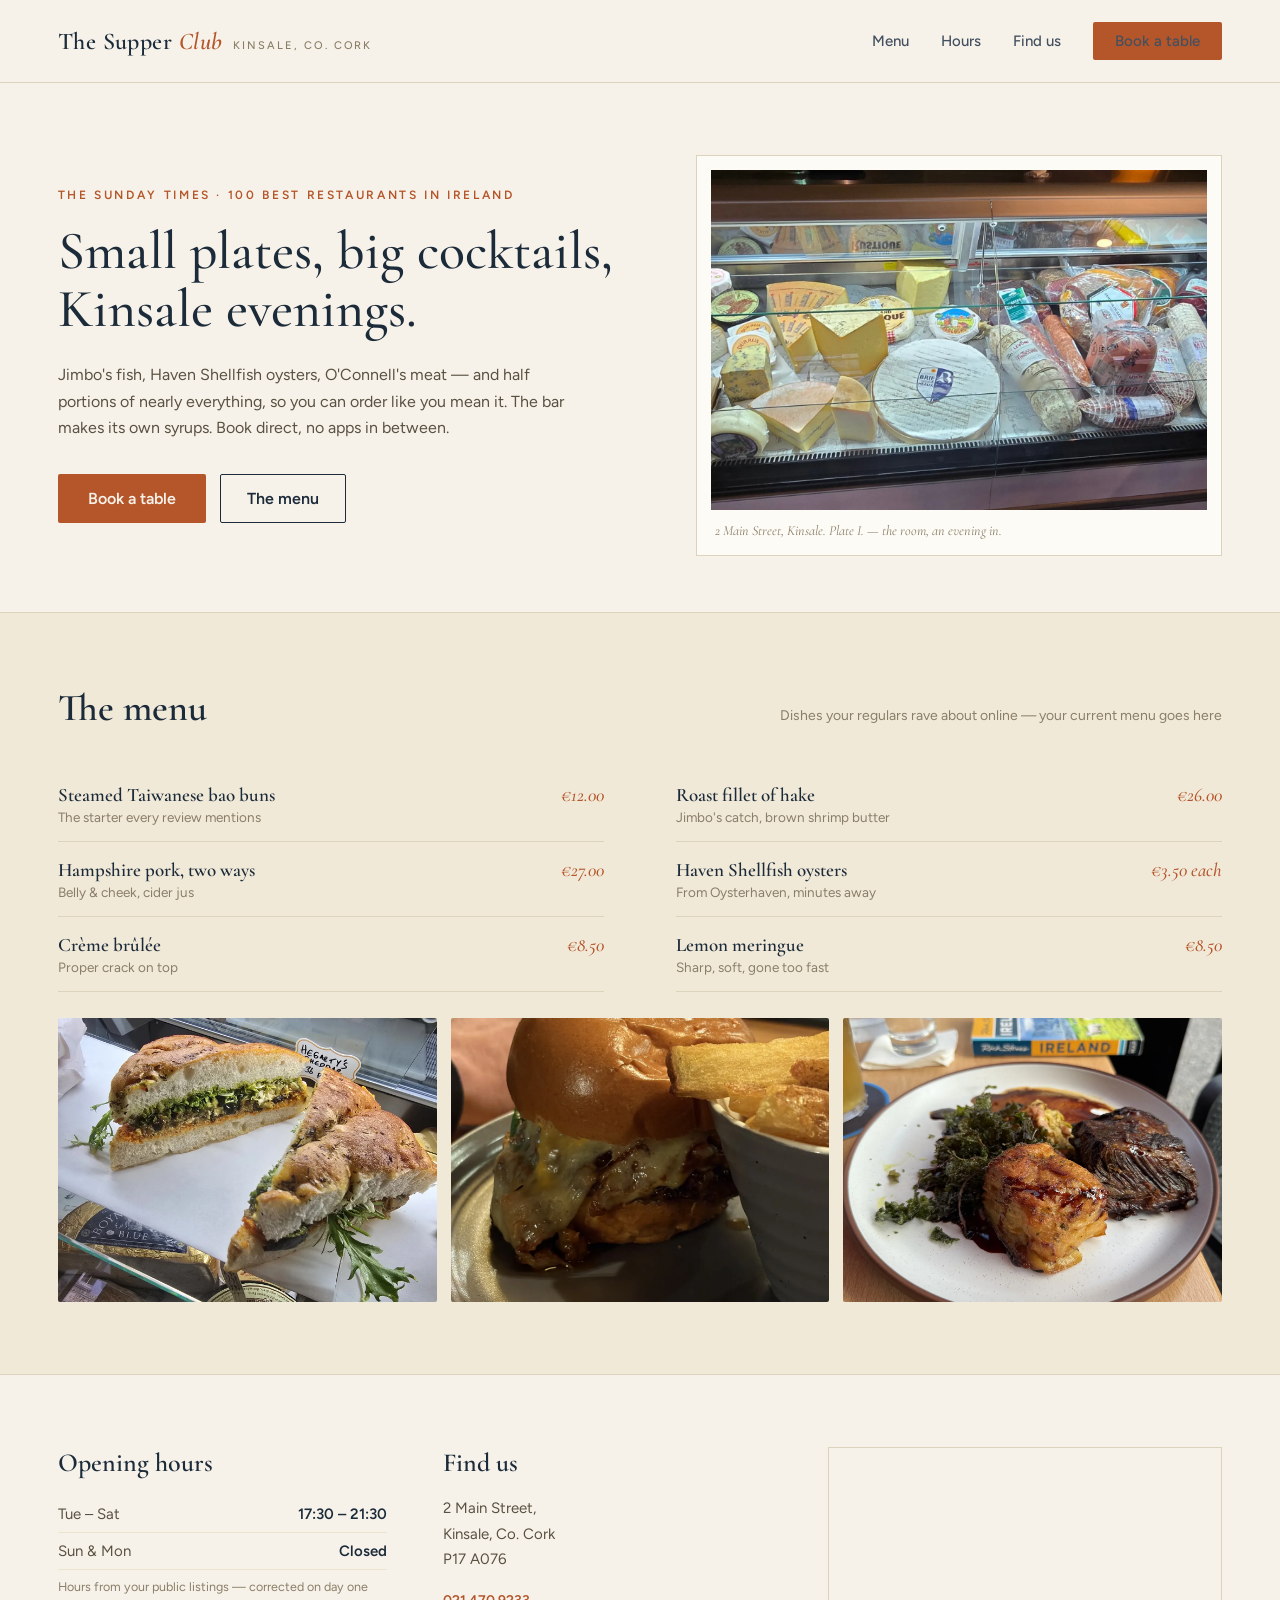
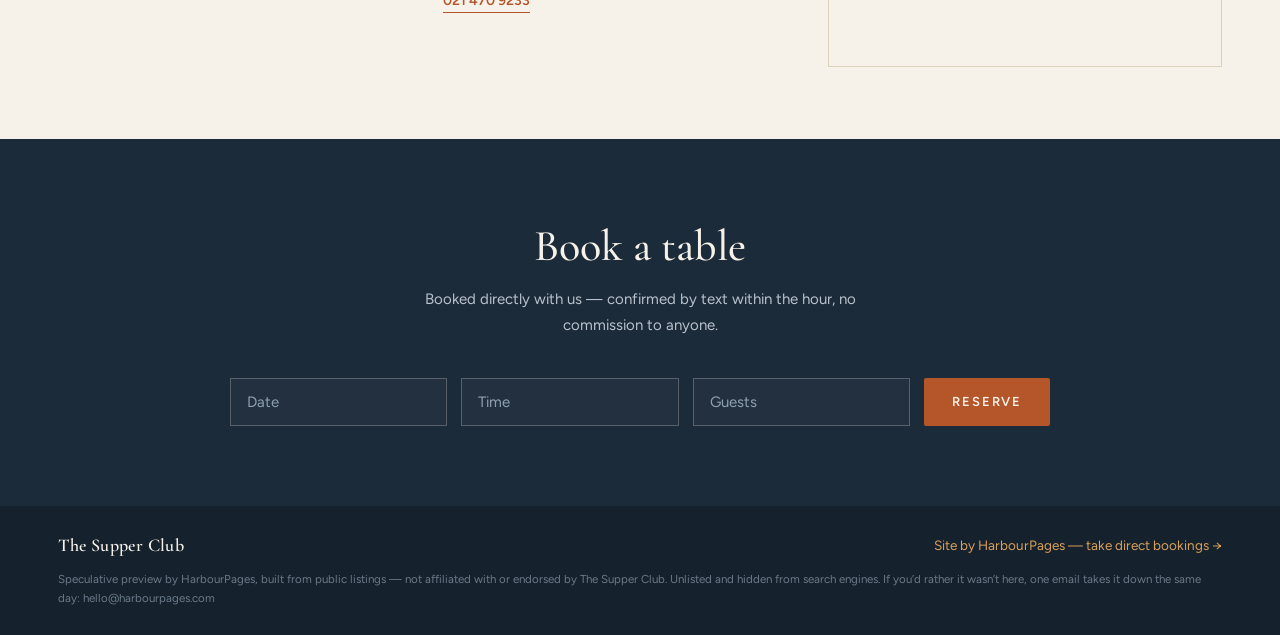
<file: demos/the-supper-club/index.html>
<!doctype html>
<html lang="en-IE">
<head>
  <meta charset="utf-8">
  <meta name="viewport" content="width=device-width, initial-scale=1">
  <meta name="robots" content="noindex, nofollow">
  <meta name="description" content="Demo site by HarbourPages — The Supper Club, Kinsale. Small plates, big cocktails, local boats. Evenings on Main Street — book directly, no apps in between.">
  <title>The Supper Club — Kinsale, Co. Cork (HarbourPages demo)</title>
  <link rel="preconnect" href="https://fonts.googleapis.com">
  <link rel="preconnect" href="https://fonts.gstatic.com" crossorigin>
  <link href="https://fonts.googleapis.com/css2?family=Cormorant+Garamond:ital,wght@0,400;0,500;0,600;0,700;1,400;1,500;1,600&family=Figtree:wght@400;500;600;700&display=swap" rel="stylesheet">
  <link rel="stylesheet" href="../../styles.css">
</head>
<body>

  <nav class="nav">
    <div class="brand">
      <span class="brandMark">The Supper <em>Club</em></span>
      <span class="brandTag">Kinsale, Co. Cork</span>
    </div>
    <div class="navLinks">
      <a href="#menu">Menu</a>
      <a href="#hours">Hours</a>
      <a href="#hours">Find us</a>
      <a class="btn btnSolid btnSmall" href="#book">Book a table</a>
    </div>
  </nav>

  <header class="hero">
    <div>
      <div class="kicker">The Sunday Times &middot; 100 Best Restaurants in Ireland</div>
      <h1 style="font-size:clamp(38px, 4.2vw, 60px);">Small plates, big cocktails, Kinsale evenings.</h1>
      <p class="heroCopy" style="max-width:32em;">Jimbo's fish, Haven Shellfish oysters, O'Connell's meat &mdash; and half portions of nearly everything, so you can order like you mean it. The bar makes its own syrups. Book direct, no apps in between.</p>
      <div class="heroActions">
        <a class="btn btnSolid" href="#book">Book a table</a>
        <a class="btn btnOutline" href="#menu">The menu</a>
      </div>
    </div>
    <figure class="plate">
      <div class="placeholder" style="height:340px;"><img src="photos/10-hero.webp" alt="an evening at The Supper Club" loading="lazy" style="display:block;width:100%;height:100%;object-fit:cover"></div>
      <figcaption><span>2 Main Street, Kinsale. Plate I. &mdash; the room, an evening in.</span></figcaption>
    </figure>
  </header>

  <section class="band bandAlt menuBand" id="menu">
    <div class="menuHead">
      <h2>The menu</h2>
      <span>Dishes your regulars rave about online &mdash; your current menu goes here</span>
    </div>
    <div class="menuGrid">
      <div class="dish"><div><h3>Steamed Taiwanese bao buns</h3><p>The starter every review mentions</p></div><span class="price">&euro;12.00</span></div>
      <div class="dish"><div><h3>Roast fillet of hake</h3><p>Jimbo's catch, brown shrimp butter</p></div><span class="price">&euro;26.00</span></div>
      <div class="dish"><div><h3>Hampshire pork, two ways</h3><p>Belly &amp; cheek, cider jus</p></div><span class="price">&euro;27.00</span></div>
      <div class="dish"><div><h3>Haven Shellfish oysters</h3><p>From Oysterhaven, minutes away</p></div><span class="price">&euro;3.50 each</span></div>
      <div class="dish"><div><h3>Cr&egrave;me br&ucirc;l&eacute;e</h3><p>Proper crack on top</p></div><span class="price">&euro;8.50</span></div>
      <div class="dish"><div><h3>Lemon meringue</h3><p>Sharp, soft, gone too fast</p></div><span class="price">&euro;8.50</span></div>
    </div>
    <div style="display:grid;grid-template-columns:repeat(3,1fr);gap:14px;margin-top:26px">
      <img src="photos/20-food.webp" alt="A small plate at The Supper Club" loading="lazy" style="width:100%;aspect-ratio:4/3;object-fit:cover;display:block;border-radius:2px">
      <img src="photos/21-food.webp" alt="A small plate at The Supper Club" loading="lazy" style="width:100%;aspect-ratio:4/3;object-fit:cover;display:block;border-radius:2px">
      <img src="photos/22-food.webp" alt="A small plate at The Supper Club" loading="lazy" style="width:100%;aspect-ratio:4/3;object-fit:cover;display:block;border-radius:2px">
    </div>
  </section>

  <section class="band infoGrid" id="hours">
    <div>
      <h3>Opening hours</h3>
      <div class="hoursRow"><span>Tue &ndash; Sat</span><strong>17:30 &ndash; 21:30</strong></div>
      <div class="hoursRow"><span>Sun &amp; Mon</span><strong>Closed</strong></div>
      <div class="hoursRow"><span style="font-size:12.5px;color:#8A7E68;">Hours from your public listings &mdash; corrected on day one</span><strong></strong></div>
    </div>
    <div>
      <h3>Find us</h3>
      <p class="address">2 Main Street,<br>Kinsale, Co. Cork<br>P17 A076</p>
      <a class="linkRule" href="tel:+353214709233" style="font-size:14px;">021 470 9233</a>
    </div>
    <div class="mapSlot"><iframe title="Map &mdash; The Supper Club, Main Street, Kinsale" loading="lazy" referrerpolicy="no-referrer-when-downgrade" style="width:100%;height:100%;min-height:220px;border:0;display:block;border-radius:2px" src="https://www.openstreetmap.org/export/embed.html?bbox=-8.530615,51.701655,-8.517015,51.709655&layer=mapnik&marker=51.705655,-8.523815"></iframe></div>
  </section>

  <section class="bandDark bookBand" id="book">
    <h2>Book a table</h2>
    <p>Booked directly with us &mdash; confirmed by text within the hour, no commission to anyone.</p>
    <div class="bookRow">
      <input placeholder="Date" aria-label="Date">
      <input placeholder="Time" aria-label="Time">
      <input placeholder="Guests" aria-label="Guests">
      <a class="btn btnSolid btnCaps" href="mailto:hello@harbourpages.com?subject=Table%20booking%20(Supper%20Club%20demo)">Reserve</a>
    </div>
  </section>

  <footer class="footer">
    <span class="brandMark" style="font-style:normal;">The Supper Club</span>
    <a href="https://harbourpages.com">Site by HarbourPages &mdash; take direct bookings &rarr;</a>
      <div style="width:100%;font-size:11.5px;opacity:.7;line-height:1.6">Speculative preview by HarbourPages, built from public listings &mdash; not affiliated with or endorsed by The Supper Club. Unlisted and hidden from search engines. If you&rsquo;d rather it wasn&rsquo;t here, one email takes it down the same day: hello@harbourpages.com</div>
  </footer>

</body>
</html>
</file>
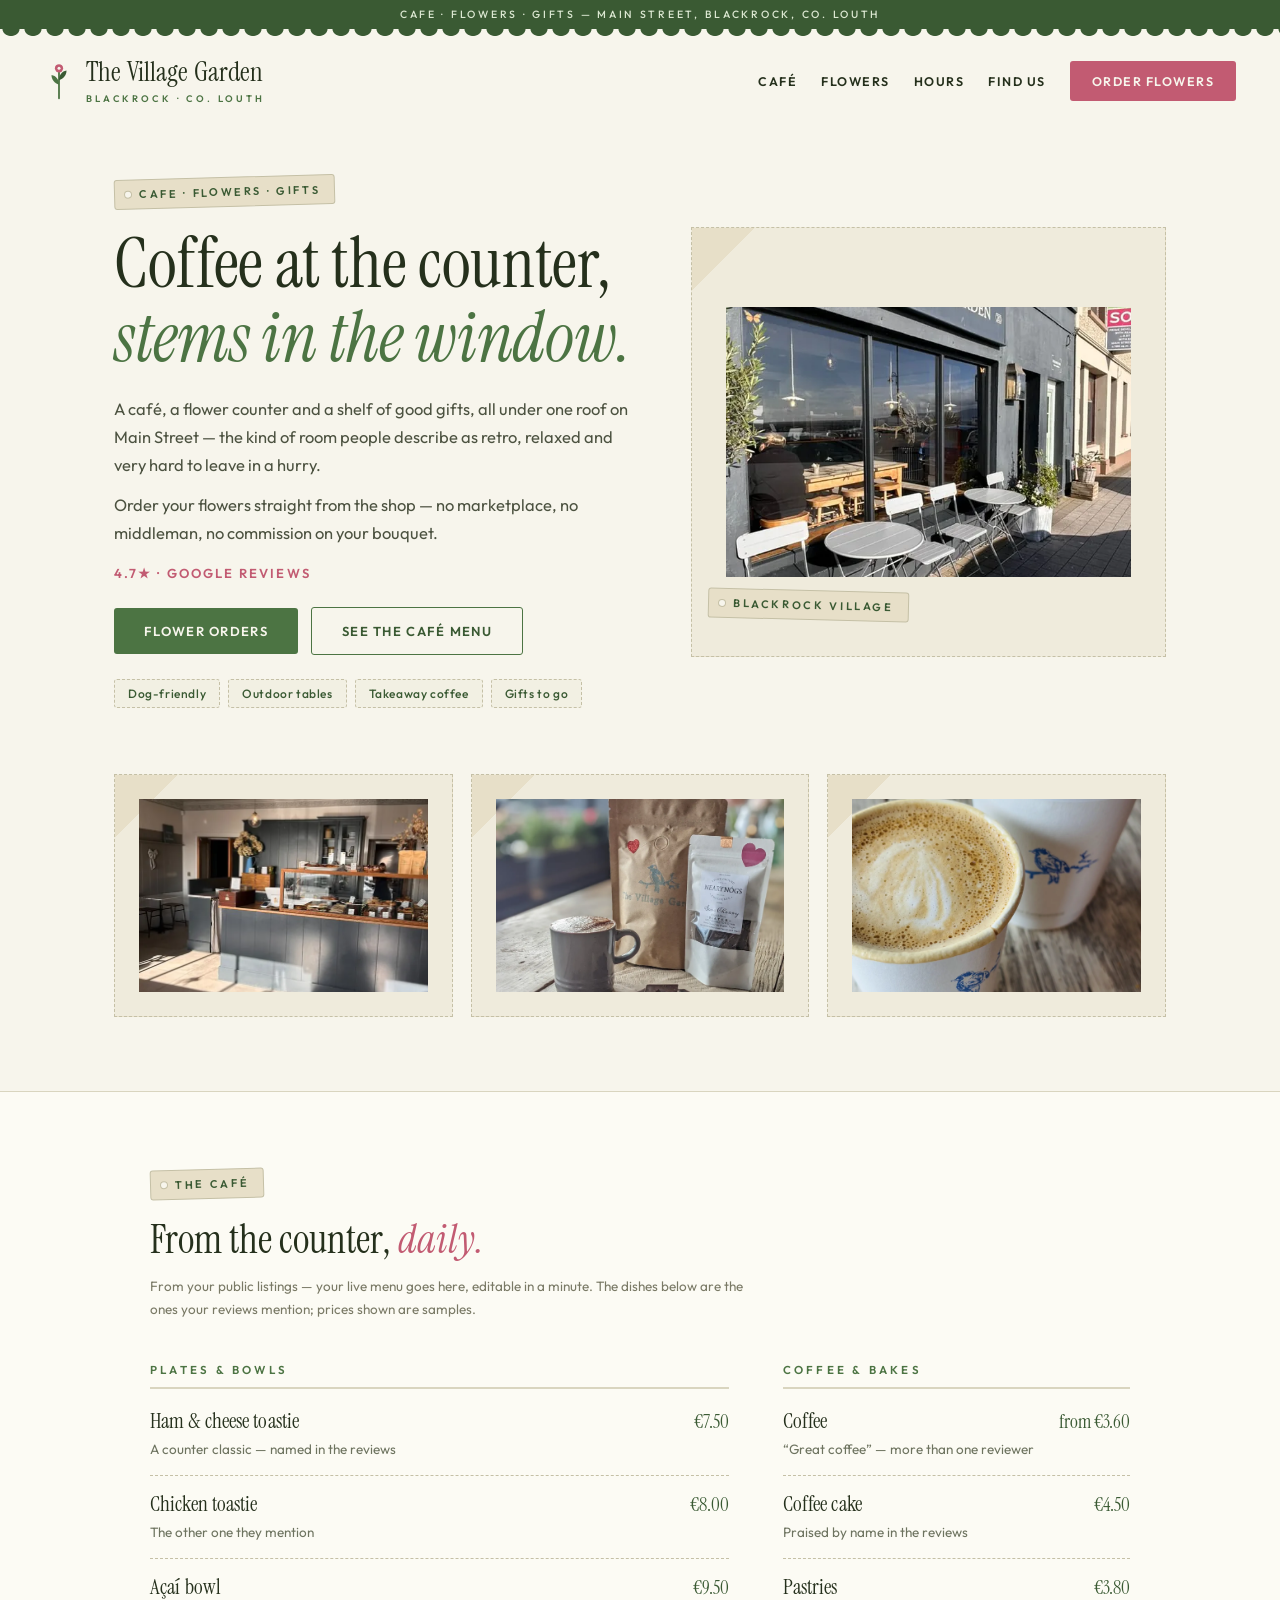
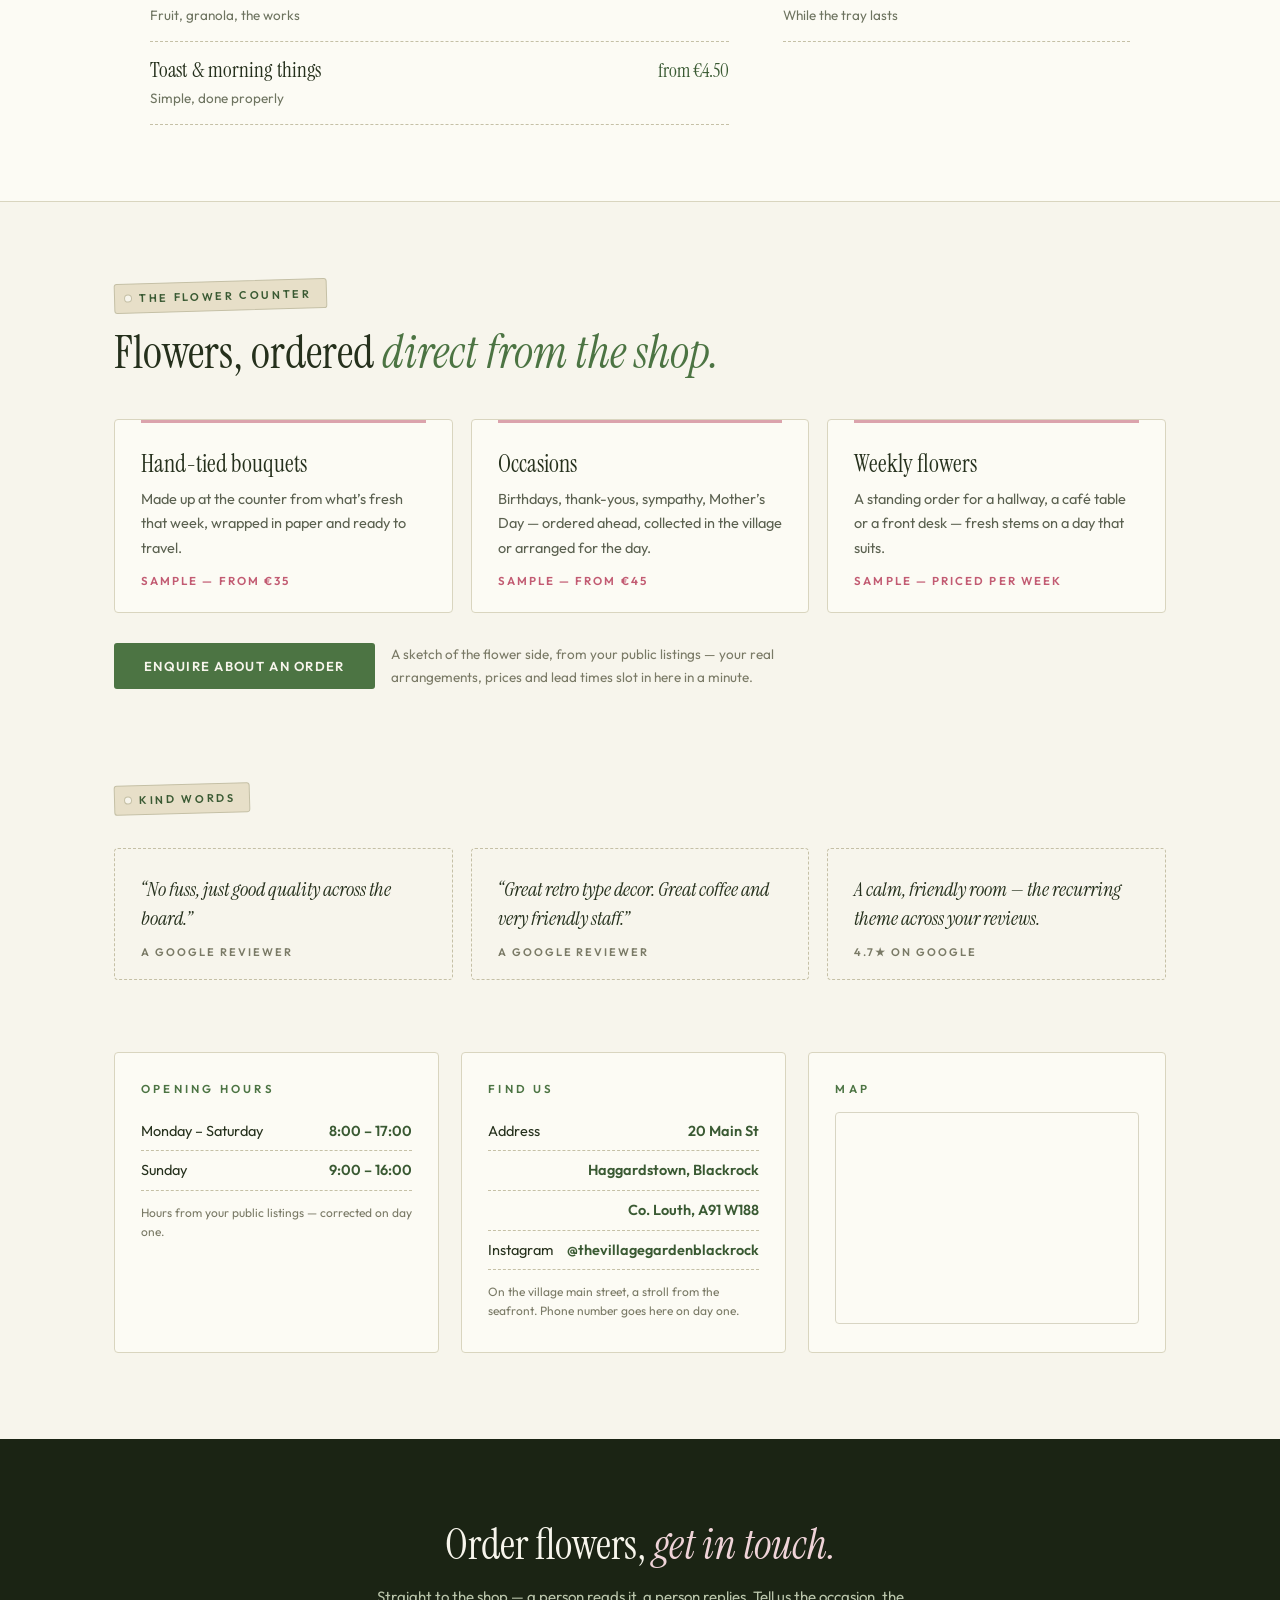
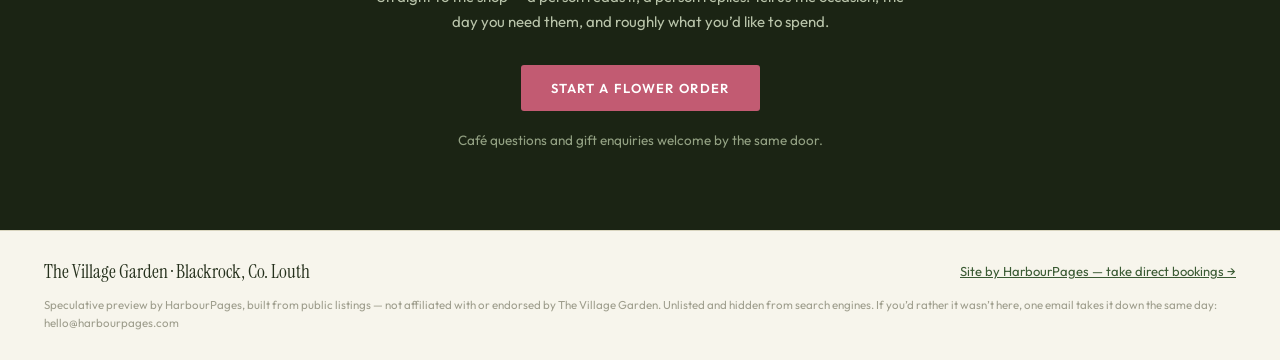
<file: demos/the-village-garden/index.html>
<!doctype html>
<html lang="en-IE">
<head>
  <meta charset="utf-8">
  <meta name="viewport" content="width=device-width, initial-scale=1">
  <meta name="robots" content="noindex, nofollow">
  <meta name="description" content="Demo site by HarbourPages — The Village Garden, Blackrock, Co. Louth. Coffee, flowers and gifts on Main Street. Order flowers and coffee directly, no apps in between.">
  <title>The Village Garden — Blackrock, Co. Louth (HarbourPages demo)</title>
  <link rel="preconnect" href="https://fonts.googleapis.com">
  <link rel="preconnect" href="https://fonts.gstatic.com" crossorigin>
  <link href="https://fonts.googleapis.com/css2?family=Instrument+Serif:ital@0;1&family=Outfit:wght@300;400;500;600;700&display=swap" rel="stylesheet">
  <style>
    /* The Village Garden — a florist's counter inside a retro-warm café.
       Greenhouse paper × fresh leaf green × dahlia pink; Instrument Serif + Outfit;
       florist-tag labels, kraft photo wraps, dashed ticket rules, scalloped awning. */
    :root{
      --paper:#F7F5EC; --paper-deep:#EFEBDC; --kraft:#E7DFC8;
      --moss:#25301C; --moss-deep:#1B2414;
      --stem:#4C7443; --stem-deep:#3A5A33;
      --dahlia:#C25B72; --dahlia-soft:#EFD3D8;
      --quiet:#7A7A66; --line:#D9D5BF; --dash:#C5C0A6;
      --disp:'Instrument Serif',Georgia,serif; --body:'Outfit',Verdana,sans-serif;
    }
    *{box-sizing:border-box}
    body{margin:0;background:var(--paper);color:var(--moss);font:400 16.5px/1.7 var(--body)}

    /* ---------- awning ---------- */
    .awning{background:var(--stem-deep);color:#DCE8D2;text-align:center;
      font:500 10.5px/1 var(--body);letter-spacing:.26em;text-transform:uppercase;
      padding:9px 14px}
    .awning-fringe{height:9px;background-image:radial-gradient(11px 9px at 11px 0,var(--stem-deep) 8px,transparent 9px);
      background-size:22px 9px;background-repeat:repeat-x}

    /* ---------- nav ---------- */
    nav{display:flex;justify-content:space-between;align-items:center;gap:16px;
      padding:20px 44px 18px}
    .wordmark{display:flex;align-items:center;gap:12px;text-decoration:none;color:var(--moss)}
    .wordmark svg{width:30px;height:38px;flex:none}
    .wordmark .wm{font:400 27px/1.05 var(--disp);letter-spacing:.005em}
    .wordmark small{display:block;font:600 9.5px var(--body);letter-spacing:.3em;
      text-transform:uppercase;color:var(--stem);margin-top:3px}
    .navlinks{display:flex;align-items:center;gap:24px}
    .navlinks a.navlink{font:600 12.5px var(--body);letter-spacing:.12em;text-transform:uppercase;
      color:var(--moss);text-decoration:none}
    .navlinks a.navlink:hover{color:var(--stem)}
    .navlinks a.navcta{font:600 12.5px var(--body);letter-spacing:.12em;text-transform:uppercase;
      color:var(--paper);background:var(--dahlia);text-decoration:none;padding:12px 22px;
      border-radius:3px}
    .navlinks a.navcta:hover{background:#A94960}

    /* ---------- florist tag label ---------- */
    .tag{display:inline-block;font:600 11px var(--body);letter-spacing:.24em;
      text-transform:uppercase;color:var(--stem-deep);background:var(--kraft);
      border:1px solid var(--dash);border-radius:3px;padding:7px 14px 7px 24px;
      position:relative;transform:rotate(-1.6deg)}
    .tag::before{content:"";position:absolute;left:9px;top:50%;transform:translateY(-50%);
      width:6px;height:6px;border-radius:50%;background:var(--paper);
      border:1px solid var(--dash)}

    /* ---------- hero ---------- */
    .hero{display:grid;grid-template-columns:1.05fr .95fr;gap:52px;align-items:center;
      max-width:1140px;margin:0 auto;padding:54px 44px 66px}
    .hero .tag{margin-bottom:20px}
    h1{font:400 clamp(42px,5.8vw,70px)/1.06 var(--disp);letter-spacing:-.005em;margin:0 0 20px}
    h1 em{font-style:italic;color:var(--stem)}
    .hero p{max-width:34em;color:#4C5240;margin:0 0 12px}
    .hero .stars{font:600 13px var(--body);letter-spacing:.16em;text-transform:uppercase;
      color:var(--dahlia);margin:18px 0 0}
    .btnrow{margin:26px 0 24px}
    .btn{display:inline-block;font:600 13px var(--body);letter-spacing:.1em;
      text-transform:uppercase;text-decoration:none;padding:15px 30px;border-radius:3px}
    .btn.solid{background:var(--stem);color:var(--paper)} .btn.solid:hover{background:var(--stem-deep)}
    .btn.line{border:1.5px solid var(--stem);color:var(--stem-deep);margin-left:10px}
    .stemnotes{display:flex;flex-wrap:wrap;gap:8px}
    .stemnotes span{font:500 12px var(--body);letter-spacing:.05em;color:var(--stem-deep);
      border:1px dashed var(--dash);border-radius:3px;padding:6px 13px;background:#F2F0E3}
    /* wrapped-bouquet photo placeholder */
    .wrap{background:var(--paper-deep);border:1px dashed var(--dash);min-height:430px;
      position:relative;display:flex;align-items:center;justify-content:center;
      text-align:center;padding:34px;color:var(--quiet);font:italic 400 14.5px var(--disp);
      background-image:linear-gradient(135deg,var(--kraft) 0 44px,transparent 44px)}
    .wrap .caption{position:absolute;left:16px;bottom:16px;transform:rotate(1.4deg)}

    /* ---------- counter strip ---------- */
    .counterstrip{display:grid;grid-template-columns:1fr 1fr 1fr;gap:18px;max-width:1140px;
      margin:0 auto;padding:0 44px 74px}
    .counterstrip .wrap{min-height:215px;padding:24px;font-size:13.5px}
    .counterstrip .wrap .caption{display:none}

    /* ---------- café menu ---------- */
    .kitchen{background:#FCFBF4;border-top:1px solid var(--line);border-bottom:1px solid var(--line);
      padding:76px 24px}
    .kitchen .inner{max-width:980px;margin:0 auto}
    .kitchen h2{font:400 40px var(--disp);margin:14px 0 0}
    .kitchen h2 em{font-style:italic;color:var(--dahlia)}
    .hedge{color:var(--quiet);font-size:13.5px;margin:10px 0 42px;max-width:46em}
    .courses{display:grid;grid-template-columns:1.25fr .75fr;gap:54px}
    .coursehead{font:600 11.5px var(--body);letter-spacing:.28em;text-transform:uppercase;
      color:var(--stem);border-bottom:2px solid var(--line);padding-bottom:10px;margin:0 0 4px}
    .dishrow{display:grid;grid-template-columns:1fr auto;gap:16px;align-items:baseline;
      padding:14px 0;border-bottom:1px dashed var(--dash)}
    .dishrow h3{margin:0;font:400 21px var(--disp);letter-spacing:.005em}
    .dishrow p{margin:3px 0 0;color:#6E7460;font-size:13.5px}
    .dishrow .price{font:400 19px var(--disp);color:var(--stem-deep);white-space:nowrap}

    /* ---------- flowers ---------- */
    .florals{max-width:1140px;margin:0 auto;padding:78px 44px 30px}
    .florals h2{font:400 clamp(34px,4.2vw,46px)/1.12 var(--disp);margin:16px 0 0;max-width:15em}
    .florals h2 em{font-style:italic;color:var(--stem)}
    .floralgrid{display:grid;grid-template-columns:1fr 1fr 1fr;gap:18px;margin-top:40px}
    .stemcard{background:#FCFBF4;border:1px solid var(--line);border-radius:4px;
      padding:28px 26px 24px;position:relative}
    .stemcard::before{content:"";position:absolute;top:0;left:26px;right:26px;height:3px;
      background:var(--dahlia);opacity:.55}
    .stemcard h3{font:400 24px var(--disp);margin:0 0 8px}
    .stemcard p{color:#5B6150;font-size:14.5px;margin:0 0 12px}
    .stemcard .from{font:600 11.5px var(--body);letter-spacing:.18em;text-transform:uppercase;
      color:var(--dahlia)}
    .floralfoot{display:flex;flex-wrap:wrap;align-items:center;gap:16px;margin-top:30px}
    .floralfoot .note{font-size:13.5px;color:var(--quiet);max-width:34em}

    /* ---------- kind words ---------- */
    .kindnotes{max-width:1140px;margin:0 auto;padding:64px 44px 24px;text-align:left}
    .kwgrid{display:grid;grid-template-columns:1fr 1fr 1fr;gap:18px;margin-top:34px}
    .kw{border:1px dashed var(--dash);border-radius:4px;padding:26px 26px 20px;background:var(--paper)}
    .kw .q{font:italic 400 20px/1.45 var(--disp);margin:0 0 12px}
    .kw .src{font:600 11px var(--body);letter-spacing:.18em;text-transform:uppercase;color:var(--quiet)}

    /* ---------- hours + find us ---------- */
    .visitgrid{display:grid;grid-template-columns:1fr 1fr 1.1fr;gap:22px;max-width:1140px;
      margin:0 auto;padding:48px 44px 86px}
    .cell{background:#FCFBF4;border:1px solid var(--line);border-radius:4px;padding:28px 26px}
    .cell h3{font:600 11.5px var(--body);letter-spacing:.28em;text-transform:uppercase;
      color:var(--stem);margin:0 0 16px}
    .hrow{display:flex;justify-content:space-between;gap:12px;font-size:14.5px;
      padding:7px 0;border-bottom:1px dashed var(--dash)}
    .hrow strong{font-weight:600;color:var(--stem-deep)}
    .smallnote{font-size:12px;color:var(--quiet);margin-top:12px;line-height:1.6}
    .cell a{color:var(--stem-deep)}
    iframe.mapframe{width:100%;height:212px;border:1px solid var(--line);border-radius:4px;
      display:block;filter:saturate(.8)}

    /* ---------- order band ---------- */
    .orderband{background:var(--moss-deep);color:var(--paper);text-align:center;padding:78px 24px}
    .orderband h2{font:400 42px var(--disp);margin:0 0 12px}
    .orderband h2 em{font-style:italic;color:var(--dahlia-soft)}
    .orderband p{color:#B9C4AA;max-width:37em;margin:0 auto 30px;font-size:15px}
    .orderband .btn.solid{background:var(--dahlia);color:#fff}
    .orderband .btn.solid:hover{background:#A94960}
    .orderband .alt{font-size:13.5px;color:#93A183;margin-top:18px}

    /* ---------- footer ---------- */
    footer{display:flex;justify-content:space-between;align-items:center;flex-wrap:wrap;gap:12px;
      background:var(--paper);color:var(--quiet);padding:28px 44px;font-size:13px;
      border-top:1px solid var(--line)}
    footer b{font:400 19px var(--disp);color:var(--moss)}
    footer a{color:var(--stem-deep)}

    /* ---------- responsive ---------- */
    @media(max-width:940px){
      .hero{grid-template-columns:1fr;gap:32px;padding-top:36px}
      .wrap{min-height:300px}
      .counterstrip,.floralgrid,.kwgrid,.visitgrid{grid-template-columns:1fr}
      .courses{grid-template-columns:1fr;gap:34px}
    }
    @media(max-width:700px){
      nav{flex-direction:column;padding:16px 18px 12px}
      .navlinks{gap:8px 16px;flex-wrap:wrap;justify-content:center}
      .hero,.counterstrip,.florals,.kindnotes,.visitgrid{padding-left:20px;padding-right:20px}
      .kitchen{padding:60px 20px}
      .btn.line{margin-left:0;margin-top:10px}
      footer{padding:24px 20px}
    }
  </style>
</head>
<body>

  <div class="awning">Cafe &middot; Flowers &middot; Gifts &mdash; Main Street, Blackrock, Co. Louth</div>
  <div class="awning-fringe" aria-hidden="true"></div>

  <nav>
    <a class="wordmark" href="#top" aria-label="The Village Garden — home">
      <svg viewBox="0 0 40 50" aria-hidden="true" xmlns="http://www.w3.org/2000/svg">
        <path d="M20 48 C20 34 20 22 20 12" stroke="#4C7443" stroke-width="2.4" fill="none" stroke-linecap="round"/>
        <path d="M20 30 C14 28 10 23 10 17 C16 18 20 23 20 30 Z" fill="#4C7443"/>
        <path d="M20 24 C26 22 30 17 30 11 C24 12 20 17 20 24 Z" fill="#3A5A33"/>
        <circle cx="20" cy="8" r="5.5" fill="#C25B72"/>
        <circle cx="20" cy="8" r="2" fill="#F7F5EC"/>
      </svg>
      <span><span class="wm">The Village Garden</span><small>Blackrock &middot; Co. Louth</small></span>
    </a>
    <div class="navlinks">
      <a class="navlink" href="#menu">Caf&eacute;</a>
      <a class="navlink" href="#flowers">Flowers</a>
      <a class="navlink" href="#hours">Hours</a>
      <a class="navlink" href="#visit">Find us</a>
      <a class="navcta" href="#order">Order flowers</a>
    </div>
  </nav>

  <header class="hero" id="top">
    <div>
      <span class="tag">Cafe &middot; Flowers &middot; Gifts</span>
      <h1>Coffee at the counter, <em>stems in the window.</em></h1>
      <p>A caf&eacute;, a flower counter and a shelf of good gifts, all under one roof on
         Main Street &mdash; the kind of room people describe as retro, relaxed and
         very hard to leave in a hurry.</p>
      <p>Order your flowers straight from the shop &mdash; no marketplace, no middleman,
         no commission on your bouquet.</p>
      <div class="stars">4.7&#9733; &middot; Google reviews</div>
      <div class="btnrow">
        <a class="btn solid" href="#flowers">Flower orders</a>
        <a class="btn line" href="#menu">See the caf&eacute; menu</a>
      </div>
      <div class="stemnotes">
        <span>Dog-friendly</span><span>Outdoor tables</span><span>Takeaway coffee</span><span>Gifts to go</span>
      </div>
    </div>
    <div class="wrap"><img src="photos/00-exterior.webp" alt="the shop front on Main Street, buckets of stems by the door" loading="lazy" style="display:block;width:100%;aspect-ratio:3/2;object-fit:cover"><span class="caption tag">Blackrock village</span>
    </div>
  </header>

  <div class="counterstrip">
    <div class="wrap"><img src="photos/01-interior.webp" alt="the flower counter, Saturday morning" loading="lazy" style="display:block;width:100%;aspect-ratio:3/2;object-fit:cover"></div>
    <div class="wrap"><img src="photos/02-drink.webp" alt="flat white &amp; coffee cake at the window seat" loading="lazy" style="display:block;width:100%;aspect-ratio:3/2;object-fit:cover"></div>
    <div class="wrap"><img src="photos/03-food.webp" alt="a hand-tied bouquet, wrapped in paper" loading="lazy" style="display:block;width:100%;aspect-ratio:3/2;object-fit:cover"></div>
  </div>

  <section class="kitchen" id="menu">
    <div class="inner">
      <span class="tag">The caf&eacute;</span>
      <h2>From the counter, <em>daily.</em></h2>
      <div class="hedge">From your public listings &mdash; your live menu goes here, editable in a
        minute. The dishes below are the ones your reviews mention; prices shown are samples.</div>
      <div class="courses">
        <div>
          <h3 class="coursehead">Plates &amp; bowls</h3>
          <div class="dishrow"><div><h3>Ham &amp; cheese toastie</h3>
            <p>A counter classic &mdash; named in the reviews</p></div><div class="price">&euro;7.50</div></div>
          <div class="dishrow"><div><h3>Chicken toastie</h3>
            <p>The other one they mention</p></div><div class="price">&euro;8.00</div></div>
          <div class="dishrow"><div><h3>A&ccedil;a&iacute; bowl</h3>
            <p>Fruit, granola, the works</p></div><div class="price">&euro;9.50</div></div>
          <div class="dishrow"><div><h3>Toast &amp; morning things</h3>
            <p>Simple, done properly</p></div><div class="price">from &euro;4.50</div></div>
        </div>
        <div>
          <h3 class="coursehead">Coffee &amp; bakes</h3>
          <div class="dishrow"><div><h3>Coffee</h3>
            <p>&ldquo;Great coffee&rdquo; &mdash; more than one reviewer</p></div><div class="price">from &euro;3.60</div></div>
          <div class="dishrow"><div><h3>Coffee cake</h3>
            <p>Praised by name in the reviews</p></div><div class="price">&euro;4.50</div></div>
          <div class="dishrow"><div><h3>Pastries</h3>
            <p>While the tray lasts</p></div><div class="price">&euro;3.80</div></div>
        </div>
      </div>
    </div>
  </section>

  <section class="florals" id="flowers">
    <span class="tag">The flower counter</span>
    <h2>Flowers, ordered <em>direct from the shop.</em></h2>
    <div class="floralgrid">
      <div class="stemcard">
        <h3>Hand-tied bouquets</h3>
        <p>Made up at the counter from what&rsquo;s fresh that week, wrapped in paper
           and ready to travel.</p>
        <div class="from">Sample &mdash; from &euro;35</div>
      </div>
      <div class="stemcard">
        <h3>Occasions</h3>
        <p>Birthdays, thank-yous, sympathy, Mother&rsquo;s Day &mdash; ordered ahead,
           collected in the village or arranged for the day.</p>
        <div class="from">Sample &mdash; from &euro;45</div>
      </div>
      <div class="stemcard">
        <h3>Weekly flowers</h3>
        <p>A standing order for a hallway, a caf&eacute; table or a front desk &mdash;
           fresh stems on a day that suits.</p>
        <div class="from">Sample &mdash; priced per week</div>
      </div>
    </div>
    <div class="floralfoot">
      <a class="btn solid" href="#order">Enquire about an order</a>
      <div class="note">A sketch of the flower side, from your public listings &mdash; your real
        arrangements, prices and lead times slot in here in a minute.</div>
    </div>
  </section>

  <section class="kindnotes">
    <span class="tag">Kind words</span>
    <div class="kwgrid">
      <div class="kw"><p class="q">&ldquo;No fuss, just good quality across the board.&rdquo;</p>
        <div class="src">A Google reviewer</div></div>
      <div class="kw"><p class="q">&ldquo;Great retro type decor. Great coffee and very
        friendly staff.&rdquo;</p>
        <div class="src">A Google reviewer</div></div>
      <div class="kw"><p class="q">A calm, friendly room &mdash; the recurring theme across
        your reviews.</p>
        <div class="src">4.7&#9733; on Google</div></div>
    </div>
  </section>

  <section class="visitgrid" id="hours">
    <div class="cell">
      <h3>Opening hours</h3>
      <div class="hrow"><span>Monday &ndash; Saturday</span><strong>8:00 &ndash; 17:00</strong></div>
      <div class="hrow"><span>Sunday</span><strong>9:00 &ndash; 16:00</strong></div>
      <div class="smallnote">Hours from your public listings &mdash; corrected on day one.</div>
    </div>
    <div class="cell" id="visit">
      <h3>Find us</h3>
      <div class="hrow"><span>Address</span><strong>20 Main St</strong></div>
      <div class="hrow"><span></span><strong>Haggardstown, Blackrock</strong></div>
      <div class="hrow"><span></span><strong>Co. Louth, A91 W188</strong></div>
      <div class="hrow"><span>Instagram</span><strong>@thevillagegardenblackrock</strong></div>
      <div class="smallnote">On the village main street, a stroll from the seafront.
        Phone number goes here on day one.</div>
    </div>
    <div class="cell">
      <h3>Map</h3>
      <iframe class="mapframe" loading="lazy" referrerpolicy="no-referrer-when-downgrade"
        title="Map — The Village Garden, 20 Main St, Haggardstown, Blackrock, Co. Louth"
        src="https://www.openstreetmap.org/export/embed.html?bbox=-6.372942,53.958961,-6.359342,53.966961&layer=mapnik&marker=53.962961,-6.366142"></iframe>
    </div>
  </section>

  <section class="orderband" id="order">
    <h2>Order flowers, <em>get in touch.</em></h2>
    <p>Straight to the shop &mdash; a person reads it, a person replies. Tell us the occasion,
       the day you need them, and roughly what you&rsquo;d like to spend.</p>
    <a class="btn solid" href="mailto:hello@harbourpages.com?subject=Flower%20order%20(The%20Village%20Garden%20demo)">Start a flower order</a>
    <div class="alt">Caf&eacute; questions and gift enquiries welcome by the same door.</div>
  </section>

  <footer>
    <b>The Village Garden &middot; Blackrock, Co. Louth</b>
    <a href="https://harbourpages.com">Site by HarbourPages &mdash; take direct bookings &rarr;</a>
    <div style="width:100%;font-size:11.5px;opacity:.7;line-height:1.6">Speculative preview by HarbourPages, built from public listings &mdash; not affiliated with or endorsed by The Village Garden. Unlisted and hidden from search engines. If you&rsquo;d rather it wasn&rsquo;t here, one email takes it down the same day: hello@harbourpages.com</div>
  </footer>

</body>
</html>
</file>
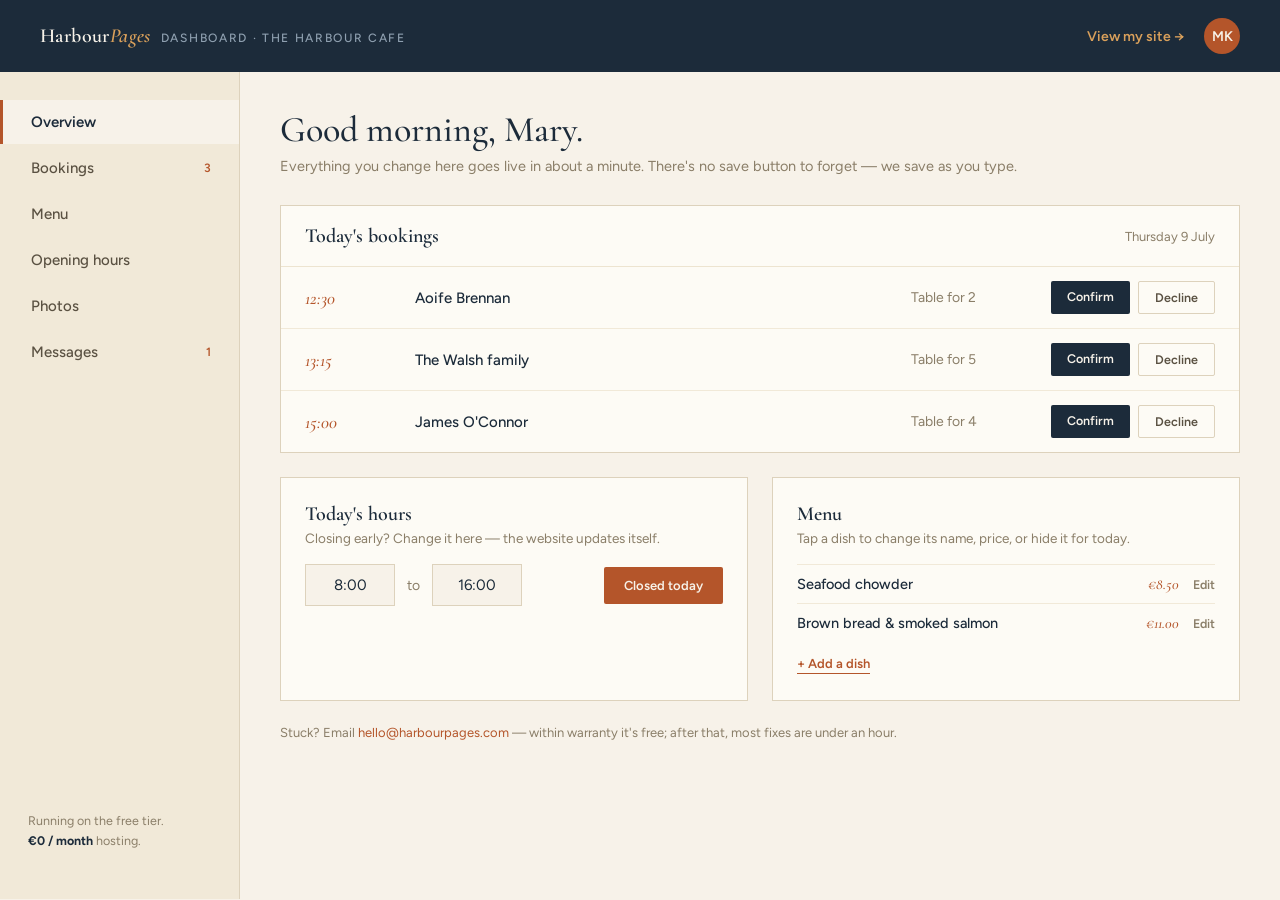
<file: dashboard.html>
<!doctype html>
<html lang="en-IE">
<head>
  <meta charset="utf-8">
  <meta name="viewport" content="width=device-width, initial-scale=1">
  <meta name="description" content="HarbourPages owner dashboard — the foolproof backend. Update menus, hours and bookings yourself; changes go live in about a minute.">
  <title>Dashboard — The Harbour Cafe (HarbourPages demo)</title>
  <link rel="preconnect" href="https://fonts.googleapis.com">
  <link rel="preconnect" href="https://fonts.gstatic.com" crossorigin>
  <link href="https://fonts.googleapis.com/css2?family=Cormorant+Garamond:ital,wght@0,400;0,500;0,600;0,700;1,400;1,500;1,600&family=Figtree:wght@400;500;600;700&display=swap" rel="stylesheet">
  <link rel="stylesheet" href="styles.css">
</head>
<body>

  <!-- Dashboard top bar -->
  <div class="dashTop">
    <div class="brand">
      <span class="brandMark">Harbour<em>Pages</em></span>
      <span class="dashTag">Dashboard &middot; The Harbour Cafe</span>
    </div>
    <div class="right">
      <a href="demo.html">View my site &rarr;</a>
      <div class="avatar">MK</div>
    </div>
  </div>

  <div class="dashLayout">
    <!-- Sidebar -->
    <aside class="sidebar">
      <a class="sideLink active" href="#"><span>Overview</span></a>
      <a class="sideLink" href="#"><span>Bookings</span><span class="badge">3</span></a>
      <a class="sideLink" href="#"><span>Menu</span></a>
      <a class="sideLink" href="#"><span>Opening hours</span></a>
      <a class="sideLink" href="#"><span>Photos</span></a>
      <a class="sideLink" href="#"><span>Messages</span><span class="badge">1</span></a>
      <div class="sideNote">Running on the free tier.<br><strong>&euro;0 / month</strong> hosting.</div>
    </aside>

    <!-- Main -->
    <main class="dashMain">
      <h1>Good morning, Mary.</h1>
      <p class="dashGreeting">Everything you change here goes live in about a minute. There's no save button to forget &mdash; we save as you type.</p>

      <!-- Today's bookings -->
      <div class="card">
        <div class="cardHead">
          <span class="title">Today's bookings</span>
          <span class="date">Thursday 9 July</span>
        </div>
        <div class="bookingRow">
          <span class="time">12:30</span>
          <span class="name">Aoife Brennan</span>
          <span class="party">Table for 2</span>
          <div class="actions"><a class="btnConfirm" href="#">Confirm</a><a class="btnDecline" href="#">Decline</a></div>
        </div>
        <div class="bookingRow">
          <span class="time">13:15</span>
          <span class="name">The Walsh family</span>
          <span class="party">Table for 5</span>
          <div class="actions"><a class="btnConfirm" href="#">Confirm</a><a class="btnDecline" href="#">Decline</a></div>
        </div>
        <div class="bookingRow" style="border-bottom:0;">
          <span class="time">15:00</span>
          <span class="name">James O'Connor</span>
          <span class="party">Table for 4</span>
          <div class="actions"><a class="btnConfirm" href="#">Confirm</a><a class="btnDecline" href="#">Decline</a></div>
        </div>
      </div>

      <!-- Quick edits -->
      <div class="quickGrid">
        <div class="quickCard">
          <div class="title">Today's hours</div>
          <div class="hint">Closing early? Change it here &mdash; the website updates itself.</div>
          <div class="hoursEdit">
            <input value="8:00" aria-label="Opening time">
            <span class="to">to</span>
            <input value="16:00" aria-label="Closing time">
            <a class="btnClosed" href="#">Closed today</a>
          </div>
        </div>
        <div class="quickCard">
          <div class="title">Menu</div>
          <div class="hint">Tap a dish to change its name, price, or hide it for today.</div>
          <div class="menuEditRow"><span>Seafood chowder</span><span class="rowRight"><span class="price">&euro;8.50</span><a class="edit" href="#">Edit</a></span></div>
          <div class="menuEditRow"><span>Brown bread &amp; smoked salmon</span><span class="rowRight"><span class="price">&euro;11.00</span><a class="edit" href="#">Edit</a></span></div>
          <a class="addDish" href="#">+ Add a dish</a>
        </div>
      </div>

      <div class="supportNote">
        Stuck? Email <a href="mailto:hello@harbourpages.com">hello@harbourpages.com</a> &mdash; within warranty it's free; after that, most fixes are under an hour.
      </div>
    </main>
  </div>

</body>
</html>
</file>
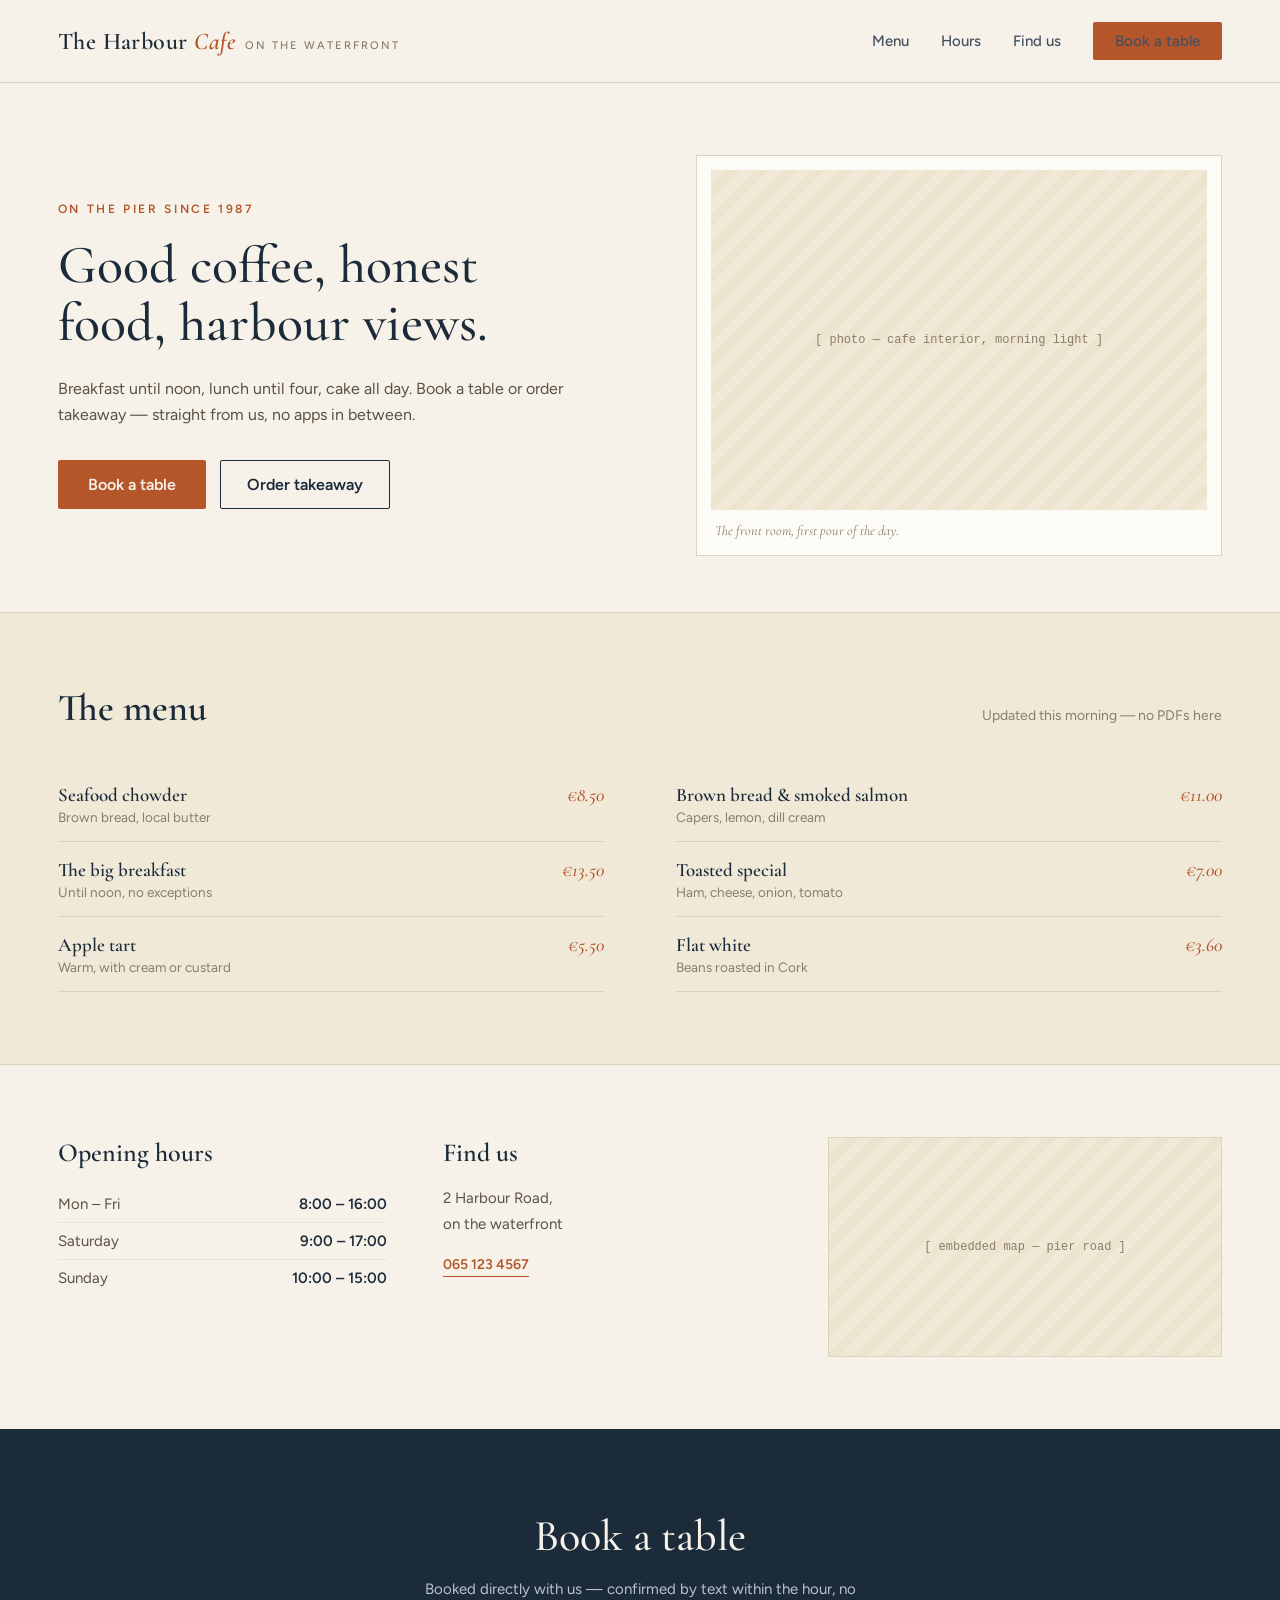
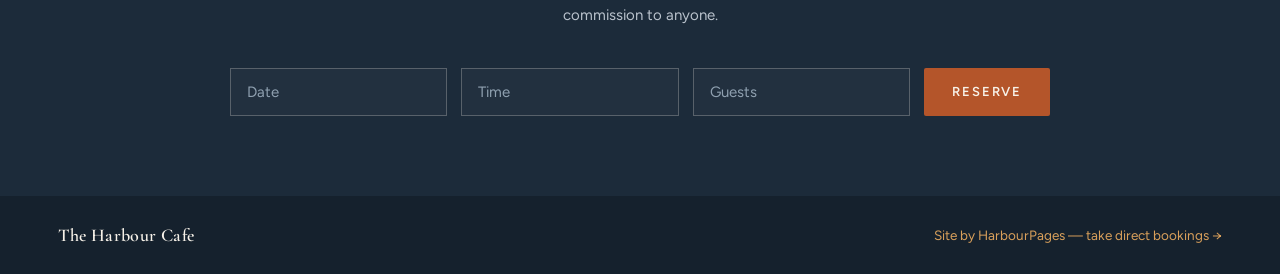
<file: demo.html>
<!doctype html>
<html lang="en-IE">
<head>
  <meta charset="utf-8">
  <meta name="viewport" content="width=device-width, initial-scale=1">
  <meta name="description" content="Demo site by HarbourPages — The Harbour Cafe. Good coffee, honest food, harbour views. Book a table directly, no apps in between.">
  <title>The Harbour Cafe — on the waterfront (HarbourPages demo)</title>
  <link rel="preconnect" href="https://fonts.googleapis.com">
  <link rel="preconnect" href="https://fonts.gstatic.com" crossorigin>
  <link href="https://fonts.googleapis.com/css2?family=Cormorant+Garamond:ital,wght@0,400;0,500;0,600;0,700;1,400;1,500;1,600&family=Figtree:wght@400;500;600;700&display=swap" rel="stylesheet">
  <link rel="stylesheet" href="styles.css">
</head>
<body>

  <!-- Cafe nav -->
  <nav class="nav">
    <div class="brand">
      <span class="brandMark">The Harbour <em>Cafe</em></span>
      <span class="brandTag">On the waterfront</span>
    </div>
    <div class="navLinks">
      <a href="#menu">Menu</a>
      <a href="#hours">Hours</a>
      <a href="#hours">Find us</a>
      <a class="btn btnSolid btnSmall" href="#book">Book a table</a>
    </div>
  </nav>

  <!-- Cafe hero -->
  <header class="hero">
    <div>
      <div class="kicker">On the pier since 1987</div>
      <h1 style="font-size:clamp(38px, 4.2vw, 60px);">Good coffee, honest food, harbour views.</h1>
      <p class="heroCopy" style="max-width:32em;">Breakfast until noon, lunch until four, cake all day. Book a table or order takeaway &mdash; straight from us, no apps in between.</p>
      <div class="heroActions">
        <a class="btn btnSolid" href="#book">Book a table</a>
        <a class="btn btnOutline" href="#book">Order takeaway</a>
      </div>
    </div>
    <figure class="plate">
      <div class="placeholder" style="height:340px;"><span>[ photo &mdash; cafe interior, morning light ]</span></div>
      <figcaption><span>The front room, first pour of the day.</span></figcaption>
    </figure>
  </header>

  <!-- Menu -->
  <section class="band bandAlt menuBand" id="menu">
    <div class="menuHead">
      <h2>The menu</h2>
      <span>Updated this morning &mdash; no PDFs here</span>
    </div>
    <div class="menuGrid">
      <div class="dish"><div><h3>Seafood chowder</h3><p>Brown bread, local butter</p></div><span class="price">&euro;8.50</span></div>
      <div class="dish"><div><h3>Brown bread &amp; smoked salmon</h3><p>Capers, lemon, dill cream</p></div><span class="price">&euro;11.00</span></div>
      <div class="dish"><div><h3>The big breakfast</h3><p>Until noon, no exceptions</p></div><span class="price">&euro;13.50</span></div>
      <div class="dish"><div><h3>Toasted special</h3><p>Ham, cheese, onion, tomato</p></div><span class="price">&euro;7.00</span></div>
      <div class="dish"><div><h3>Apple tart</h3><p>Warm, with cream or custard</p></div><span class="price">&euro;5.50</span></div>
      <div class="dish"><div><h3>Flat white</h3><p>Beans roasted in Cork</p></div><span class="price">&euro;3.60</span></div>
    </div>
  </section>

  <!-- Hours & find us -->
  <section class="band infoGrid" id="hours">
    <div>
      <h3>Opening hours</h3>
      <div class="hoursRow"><span>Mon &ndash; Fri</span><strong>8:00 &ndash; 16:00</strong></div>
      <div class="hoursRow"><span>Saturday</span><strong>9:00 &ndash; 17:00</strong></div>
      <div class="hoursRow"><span>Sunday</span><strong>10:00 &ndash; 15:00</strong></div>
    </div>
    <div>
      <h3>Find us</h3>
      <p class="address">2 Harbour Road,<br>on the waterfront</p>
      <a class="linkRule" href="tel:0651234567" style="font-size:14px;">065 123 4567</a>
    </div>
    <div class="mapSlot placeholder"><span>[ embedded map &mdash; pier road ]</span></div>
  </section>

  <!-- Booking band -->
  <section class="bandDark bookBand" id="book">
    <h2>Book a table</h2>
    <p>Booked directly with us &mdash; confirmed by text within the hour, no commission to anyone.</p>
    <div class="bookRow">
      <input placeholder="Date" aria-label="Date">
      <input placeholder="Time" aria-label="Time">
      <input placeholder="Guests" aria-label="Guests">
      <a class="btn btnSolid btnCaps" href="mailto:hello@harbourpages.com?subject=Table%20booking%20(demo)">Reserve</a>
    </div>
  </section>

  <!-- Cafe footer -->
  <footer class="footer">
    <span class="brandMark" style="font-style:normal;">The Harbour Cafe</span>
    <a href="index.html">Site by HarbourPages &mdash; take direct bookings &rarr;</a>
  </footer>

</body>
</html>
</file>
<file: styles.css>
/* ============================================================
   HarbourPages — design system (per HANDOFF.md)
   Fonts: Cormorant Garamond (display serif) + Figtree (UI/body)
   ============================================================ */

:root {
  --bg: #f7f2e9;
  --bg-alt: #f1e9d8;
  --card: #fdfbf5;
  --ink: #1c2b3a;
  --body: #22303f;
  --secondary: #5a5142;
  --muted: #8a7e68;
  --hairline: #ddd2bc;
  --rule-soft: #ede4d0;
  --rule-softer: #f1e9d8;
  --accent: #b4552a;
  --accent-hover: #8e3f1d;
  --dark: #1c2b3a;
  --dark-footer: #15212d;
  --dark-body: #22303f;
  --on-dark: #f7f2e9;
  --on-dark-secondary: #b9c2cc;
  --on-dark-muted: #8fa0b0;
  --gold: #d9a05b;
  --serif: "Cormorant Garamond", Georgia, serif;
  --sans: "Figtree", "Segoe UI", sans-serif;
  --pad-x: clamp(24px, 4.5vw, 64px);
}

* {
  box-sizing: border-box;
}

body {
  margin: 0;
  background: var(--bg);
  color: var(--body);
  font: 400 16px/1.6 var(--sans);
}

a {
  color: var(--accent);
  text-decoration: none;
  transition: color 140ms ease, background 140ms ease, border-color 140ms ease;
}

a:hover {
  color: var(--accent-hover);
}

img {
  max-width: 100%;
}

input {
  font: 400 15px var(--sans);
}

/* --- Buttons (near-square, 2px radius) --- */
.btn {
  display: inline-block;
  border-radius: 2px;
  font: 600 16px var(--sans);
  padding: 15px 30px;
  white-space: nowrap;
}

.btnSolid {
  background: var(--accent);
  color: var(--on-dark);
}

.btnSolid:hover {
  background: var(--accent-hover);
  color: var(--on-dark);
}

.btnOutline {
  border: 1px solid var(--ink);
  color: var(--ink);
  padding: 14px 26px;
}

.btnOutline:hover {
  background: var(--ink);
  color: var(--on-dark);
}

.btnSmall {
  font-size: 15px;
  padding: 10px 22px;
}

.btnCaps {
  font: 600 13px var(--sans);
  letter-spacing: 0.14em;
  text-transform: uppercase;
  padding: 16px 28px;
}

/* --- Kickers & links --- */
.kicker {
  font: 600 12px var(--sans);
  letter-spacing: 0.22em;
  text-transform: uppercase;
  color: var(--accent);
}

.linkRule {
  font: 600 15px var(--sans);
  border-bottom: 1px solid var(--accent);
  padding-bottom: 3px;
}

.linkCaps {
  font: 600 13px var(--sans);
  letter-spacing: 0.18em;
  text-transform: uppercase;
  border-bottom: 1px solid currentColor;
  padding-bottom: 4px;
}

.linkCaps.inkLink {
  color: var(--ink);
}

.linkCaps.inkLink:hover {
  color: var(--accent);
}

/* --- Nav --- */
.nav {
  display: flex;
  align-items: center;
  justify-content: space-between;
  gap: 18px;
  flex-wrap: wrap;
  padding: 22px var(--pad-x);
  border-bottom: 1px solid var(--hairline);
}

.brand {
  display: flex;
  align-items: baseline;
  gap: 10px;
}

.brandMark {
  font: 600 24px var(--serif);
  color: var(--ink);
  letter-spacing: 0.02em;
}

.brandMark em {
  font-style: italic;
  color: var(--accent);
}

.brandTag {
  font: 500 11px var(--sans);
  letter-spacing: 0.18em;
  color: var(--muted);
  text-transform: uppercase;
}

.navLinks {
  display: flex;
  align-items: center;
  gap: clamp(16px, 2.5vw, 32px);
}

.navLinks > a {
  font: 500 15px var(--sans);
  color: #435060;
}

.navLinks > a:hover {
  color: var(--accent);
}

/* --- Bands --- */
.band {
  padding: 72px var(--pad-x);
}

.bandAlt {
  background: var(--bg-alt);
  border-top: 1px solid var(--hairline);
  border-bottom: 1px solid var(--hairline);
}

.bandCard {
  background: var(--card);
  border-top: 1px solid var(--hairline);
}

.bandDark {
  background: var(--dark);
  color: var(--on-dark);
}

/* --- Hero --- */
.hero {
  display: grid;
  grid-template-columns: 1.05fr 0.95fr;
  gap: 56px;
  padding: 72px var(--pad-x) 56px;
  align-items: center;
}

.hero .kicker {
  margin-bottom: 20px;
}

.hero h1 {
  font: 500 clamp(40px, 4.8vw, 68px) / 1.08 var(--serif);
  margin: 0 0 24px;
  color: var(--ink);
  text-wrap: balance;
}

.hero h1 em {
  color: var(--accent);
}

.heroLead {
  font: 500 20px/1.5 var(--sans);
  color: var(--body);
  margin: 0 0 14px;
  max-width: 34em;
}

.heroCopy {
  font: 400 16px/1.65 var(--sans);
  color: var(--secondary);
  margin: 0 0 32px;
  max-width: 36em;
}

.heroActions {
  display: flex;
  gap: 14px;
  align-items: center;
  flex-wrap: wrap;
}

/* --- Etching-style plate --- */
.plate {
  margin: 0;
  border: 1px solid var(--hairline);
  padding: 14px;
  background: var(--card);
}

.plate img {
  display: block;
  width: 100%;
  height: 340px;
  object-fit: cover;
}

.plate figcaption {
  font: italic 400 14px var(--serif);
  color: var(--muted);
  padding: 12px 4px 2px;
  display: flex;
  justify-content: space-between;
  gap: 12px;
}

.plate figcaption .plateMeta {
  font: 400 11px var(--sans);
  font-style: normal;
  letter-spacing: 0.14em;
}

.placeholder {
  background: repeating-linear-gradient(-45deg, var(--rule-softer), var(--rule-softer) 10px, var(--rule-soft) 10px, var(--rule-soft) 20px);
  display: flex;
  align-items: center;
  justify-content: center;
}

.placeholder span {
  font: 400 12px ui-monospace, monospace;
  color: var(--muted);
}

/* --- Demo strip --- */
.demoStrip {
  padding: 0 var(--pad-x) 72px;
}

.stripHead {
  display: flex;
  align-items: baseline;
  justify-content: space-between;
  gap: 16px;
  flex-wrap: wrap;
  border-top: 1px solid var(--hairline);
  padding-top: 28px;
  margin-bottom: 24px;
}

.stripHead h2 {
  font: 600 30px var(--serif);
  margin: 0;
  color: var(--ink);
}

.stripHead span {
  font: 400 14px var(--sans);
  color: var(--muted);
}

.demoGrid {
  display: grid;
  grid-template-columns: repeat(3, 1fr);
  gap: 24px;
}

.demoCard {
  display: block;
  background: var(--card);
  border: 1px solid var(--hairline);
  padding: 12px 12px 18px;
  color: var(--body);
}

.demoCard:hover {
  border-color: var(--accent);
  color: var(--body);
}

.demoCard .placeholder {
  height: 170px;
}

.demoCardRow {
  display: flex;
  justify-content: space-between;
  align-items: baseline;
  gap: 12px;
  padding: 16px 6px 0;
}

.demoCardRow h3 {
  font: 600 21px var(--serif);
  margin: 0;
  color: var(--ink);
}

.demoCardRow p {
  font: 400 13px var(--sans);
  color: var(--muted);
  margin: 3px 0 0;
}

.demoCardRow .view {
  font: 600 13px var(--sans);
  color: var(--accent);
  white-space: nowrap;
}

/* --- Odyssey quote band --- */
.quoteBand {
  display: grid;
  grid-template-columns: 380px 1fr;
  gap: 64px;
  align-items: center;
}

.quoteBand img {
  display: block;
  width: 100%;
  height: auto;
  mix-blend-mode: multiply;
}

.quoteBand blockquote {
  font: italic 500 clamp(26px, 2.8vw, 36px) / 1.35 var(--serif);
  color: var(--ink);
  margin: 0 0 20px;
  max-width: 20em;
}

.quoteAttr {
  font: 600 12px var(--sans);
  letter-spacing: 0.2em;
  color: var(--muted);
  text-transform: uppercase;
  margin-bottom: 26px;
}

.quoteBand p {
  font: 400 16px/1.7 var(--sans);
  color: var(--secondary);
  max-width: 38em;
  margin: 0 0 28px;
}

/* --- Leaks --- */
.leaksLayout {
  display: grid;
  grid-template-columns: 340px 1fr;
  gap: 64px;
  padding: 80px var(--pad-x);
}

.leaksLayout h2 {
  font: 600 38px/1.15 var(--serif);
  margin: 0 0 16px;
  color: var(--ink);
}

.leaksLayout .intro p {
  font: 400 15px/1.65 var(--sans);
  color: var(--secondary);
  margin: 0;
}

.leaksGrid {
  display: grid;
  grid-template-columns: repeat(2, 1fr);
  column-gap: 48px;
}

.leak {
  display: flex;
  gap: 16px;
  align-items: baseline;
  padding: 14px 0;
  border-bottom: 1px solid var(--hairline);
}

.leak .no {
  font: italic 500 16px var(--serif);
  color: var(--accent);
  width: 26px;
  flex: 0 0 auto;
}

.leak h3 {
  font: 600 15px var(--sans);
  color: var(--ink);
  margin: 0;
}

.leak p {
  font: 400 13.5px/1.5 var(--sans);
  color: var(--muted);
  margin: 2px 0 0;
}

/* --- Process --- */
.processBand h2 {
  font: 600 38px var(--serif);
  margin: 0 0 8px;
  color: var(--ink);
}

.processBand .route {
  font: 400 15px var(--sans);
  color: var(--muted);
  margin: 0 0 40px;
}

.processGrid {
  display: grid;
  grid-template-columns: repeat(5, 1fr);
}

.step {
  border-left: 1px solid var(--hairline);
  padding: 6px 22px 4px;
}

.step .no {
  font: italic 500 30px var(--serif);
  color: var(--accent);
}

.step h3 {
  font: 600 17px var(--sans);
  color: var(--ink);
  margin: 10px 0 6px;
}

.step p {
  font: 400 13.5px/1.55 var(--sans);
  color: var(--secondary);
  margin: 0;
}

/* --- Pricing --- */
.pricingBand {
  padding: 90px var(--pad-x);
}

.pricingBand h2 {
  font: 500 44px var(--serif);
  margin: 0 0 14px;
  color: var(--ink);
  text-align: center;
}

.priceHero {
  text-align: center;
  margin-bottom: 14px;
}

.priceHero span {
  font: italic 500 clamp(44px, 5vw, 64px) var(--serif);
  color: var(--accent);
}

/* Cormorant's italic oldstyle zeros sit low next to the tall 8 —
   a slight lift optically centres them (menu-price flourish). */
.priceZeros {
  position: relative;
  top: -0.12em;
}

.priceSub {
  font: 400 15px/1.7 var(--sans);
  color: var(--secondary);
  max-width: 40em;
  margin: 0 auto 56px;
  text-align: center;
}

.pricingCols {
  display: grid;
  grid-template-columns: repeat(3, 1fr);
  max-width: 1200px;
  margin: 0 auto;
}

.priceCol {
  border-left: 1px solid var(--hairline);
  padding: 8px 36px 4px;
}

.priceCol .tag {
  font: 500 11px var(--sans);
  letter-spacing: 0.26em;
  text-transform: uppercase;
  color: var(--accent);
  margin-bottom: 16px;
}

.priceCol h3 {
  font: 500 26px var(--serif);
  color: var(--ink);
  margin: 0 0 16px;
}

.pricePoint {
  display: flex;
  gap: 12px;
  align-items: baseline;
  padding: 9px 0;
  border-top: 1px solid var(--rule-softer);
}

.pricePoint .dash {
  font: italic 500 14px var(--serif);
  color: var(--accent);
}

.pricePoint span:last-child {
  font: 400 14px/1.55 var(--sans);
  color: var(--secondary);
}

.pricingLinks {
  display: flex;
  justify-content: center;
  gap: 48px;
  margin-top: 52px;
  flex-wrap: wrap;
}

/* --- Audit finale --- */
.auditBand {
  padding: 96px var(--pad-x);
  text-align: center;
}

.auditBand .kicker {
  letter-spacing: 0.3em;
  margin-bottom: 20px;
  display: block;
}

.auditBand h2 {
  font: 500 clamp(34px, 4vw, 48px) var(--serif);
  margin: 0 0 18px;
  color: var(--ink);
}

.auditBand > p {
  font: 400 15px/1.7 var(--sans);
  color: var(--secondary);
  max-width: 34em;
  margin: 0 auto 44px;
}

.auditRow {
  display: flex;
  gap: 14px;
  justify-content: center;
  max-width: 780px;
  margin: 0 auto;
  flex-wrap: wrap;
}

.auditRow input {
  flex: 1;
  min-width: 200px;
  padding: 14px 16px;
  border: 1px solid var(--hairline);
  background: var(--card);
  color: var(--body);
}

.auditRow input.wide {
  flex: 1.4;
}

.auditRow button.btn {
  border: 0;
  cursor: pointer;
}

.auditRow button.btn:disabled {
  opacity: 0.6;
  cursor: default;
}

/* Honeypot field — invisible to humans, present for bots */
.auditRow .hp {
  position: absolute;
  left: -9999px;
  width: 1px;
  height: 1px;
  opacity: 0;
}

.auditNote {
  margin: 18px auto 0;
  max-width: 560px;
  text-align: center;
  font: 400 15px/1.7 var(--sans);
  color: var(--body);
}

.auditNote a {
  color: var(--accent);
}

/* --- Footer --- */
.footer {
  background: var(--dark-footer);
  color: var(--on-dark-muted);
  display: flex;
  justify-content: space-between;
  align-items: center;
  gap: 14px;
  flex-wrap: wrap;
  padding: 28px var(--pad-x);
  font: 400 13.5px var(--sans);
}

.footer .brandMark {
  font-size: 18px;
  color: var(--on-dark);
}

.footer .brandMark em {
  color: var(--gold);
}

.footer a {
  color: var(--gold);
}

.footer a:hover {
  color: var(--on-dark);
}

/* ============================================================
   Demo site (The Harbour Cafe)
   ============================================================ */

.menuBand h2 {
  font: 600 38px var(--serif);
  margin: 0;
  color: var(--ink);
}

.menuHead {
  display: flex;
  justify-content: space-between;
  align-items: baseline;
  gap: 16px;
  flex-wrap: wrap;
  margin-bottom: 36px;
}

.menuHead span {
  font: 400 14px var(--sans);
  color: var(--muted);
}

.menuGrid {
  display: grid;
  grid-template-columns: 1fr 1fr;
  gap: 0 72px;
}

.dish {
  display: flex;
  justify-content: space-between;
  align-items: baseline;
  gap: 24px;
  padding: 16px 0;
  border-bottom: 1px solid var(--hairline);
}

.dish h3 {
  font: 600 19px var(--serif);
  color: var(--ink);
  margin: 0;
}

.dish p {
  font: 400 13.5px var(--sans);
  color: var(--muted);
  margin: 3px 0 0;
}

.dish .price {
  font: italic 500 19px var(--serif);
  color: var(--accent);
  white-space: nowrap;
}

.infoGrid {
  display: grid;
  grid-template-columns: 1fr 1fr 1.2fr;
  gap: 56px;
}

.infoGrid h3 {
  font: 600 26px var(--serif);
  margin: 0 0 18px;
  color: var(--ink);
}

.hoursRow {
  display: flex;
  justify-content: space-between;
  padding: 9px 0;
  border-bottom: 1px solid var(--rule-soft);
  font: 400 15px var(--sans);
  color: var(--secondary);
}

.hoursRow strong {
  color: var(--ink);
  font-weight: 600;
}

.hoursRow:last-of-type {
  border-bottom: 0;
}

.address {
  font: 400 15px/1.7 var(--sans);
  color: var(--secondary);
  margin: 0 0 14px;
}

.mapSlot {
  height: 220px;
  border: 1px solid var(--hairline);
}

.bookBand {
  text-align: center;
  padding: 80px var(--pad-x);
}

.bookBand h2 {
  font: 500 44px var(--serif);
  margin: 0 0 14px;
}

.bookBand > p {
  font: 400 15px/1.7 var(--sans);
  color: var(--on-dark-secondary);
  margin: 0 auto 40px;
  max-width: 30em;
}

.bookRow {
  display: flex;
  gap: 14px;
  justify-content: center;
  max-width: 820px;
  margin: 0 auto;
  flex-wrap: wrap;
}

.bookRow input {
  flex: 1;
  min-width: 140px;
  padding: 14px 16px;
  border: 1px solid rgba(247, 242, 233, 0.25);
  background: var(--dark-body);
  color: var(--on-dark);
}

.bookRow input::placeholder {
  color: var(--on-dark-muted);
}

/* ============================================================
   Owner dashboard
   ============================================================ */

.dashTop {
  display: flex;
  align-items: center;
  justify-content: space-between;
  gap: 14px;
  flex-wrap: wrap;
  padding: 18px 40px;
  background: var(--dark);
  color: var(--on-dark);
}

.dashTop .brandMark {
  font-size: 20px;
  color: var(--on-dark);
}

.dashTop .brandMark em {
  color: var(--gold);
}

.dashTag {
  font: 500 12px var(--sans);
  letter-spacing: 0.14em;
  text-transform: uppercase;
  color: var(--on-dark-muted);
}

.dashTop .right {
  display: flex;
  align-items: center;
  gap: 20px;
}

.dashTop .right a {
  font: 600 14px var(--sans);
  color: var(--gold);
}

.dashTop .right a:hover {
  color: var(--on-dark);
}

.avatar {
  width: 36px;
  height: 36px;
  border-radius: 50%;
  background: var(--accent);
  color: var(--on-dark);
  display: flex;
  align-items: center;
  justify-content: center;
  font: 600 14px var(--sans);
}

.dashLayout {
  display: grid;
  grid-template-columns: 240px 1fr;
  min-height: calc(100vh - 73px);
}

.sidebar {
  background: var(--bg-alt);
  border-right: 1px solid var(--hairline);
  padding: 28px 0;
  display: flex;
  flex-direction: column;
  gap: 2px;
}

.sideLink {
  display: flex;
  justify-content: space-between;
  align-items: center;
  font: 500 15px var(--sans);
  color: var(--secondary);
  padding: 13px 28px;
  border-left: 3px solid transparent;
}

.sideLink:hover {
  color: var(--accent);
}

.sideLink.active {
  font-weight: 600;
  color: var(--ink);
  background: var(--bg);
  border-left-color: var(--accent);
}

.sideLink .badge {
  font: 600 12px var(--sans);
  color: var(--accent);
}

.sideNote {
  margin-top: auto;
  padding: 20px 28px;
  font: 400 12.5px/1.6 var(--sans);
  color: var(--muted);
}

.sideNote strong {
  color: var(--ink);
}

.dashMain {
  padding: 36px 40px;
}

.dashMain h1 {
  font: 500 36px var(--serif);
  margin: 0 0 6px;
  color: var(--ink);
}

.dashGreeting {
  font: 400 14.5px var(--sans);
  color: var(--muted);
  margin: 0 0 30px;
}

.card {
  background: var(--card);
  border: 1px solid var(--hairline);
  margin-bottom: 24px;
}

.cardHead {
  display: flex;
  justify-content: space-between;
  align-items: center;
  padding: 18px 24px;
  border-bottom: 1px solid var(--rule-soft);
}

.cardHead .title {
  font: 600 20px var(--serif);
  color: var(--ink);
}

.cardHead .date {
  font: 400 13px var(--sans);
  color: var(--muted);
}

.bookingRow {
  display: grid;
  grid-template-columns: 90px 1fr 120px auto;
  gap: 20px;
  align-items: center;
  padding: 14px 24px;
  border-bottom: 1px solid var(--rule-softer);
}

.bookingRow .time {
  font: italic 500 18px var(--serif);
  color: var(--accent);
}

.bookingRow .name {
  font: 500 15px var(--sans);
  color: var(--ink);
}

.bookingRow .party {
  font: 400 14px var(--sans);
  color: var(--muted);
}

.bookingRow .actions {
  display: flex;
  gap: 8px;
}

.btnConfirm {
  font: 600 12.5px var(--sans);
  color: var(--on-dark);
  background: var(--dark);
  padding: 8px 16px;
  border-radius: 2px;
}

.btnConfirm:hover {
  background: var(--accent);
  color: var(--on-dark);
}

.btnDecline {
  font: 600 12.5px var(--sans);
  color: var(--secondary);
  border: 1px solid var(--hairline);
  padding: 8px 16px;
  border-radius: 2px;
}

.btnDecline:hover {
  color: var(--accent);
  border-color: var(--accent);
}

.quickGrid {
  display: grid;
  grid-template-columns: 1fr 1fr;
  gap: 24px;
}

.quickCard {
  background: var(--card);
  border: 1px solid var(--hairline);
  padding: 24px;
}

.quickCard .title {
  font: 600 20px var(--serif);
  color: var(--ink);
  margin-bottom: 4px;
}

.quickCard .hint {
  font: 400 13.5px var(--sans);
  color: var(--muted);
  margin-bottom: 18px;
}

.hoursEdit {
  display: flex;
  gap: 12px;
  align-items: center;
  flex-wrap: wrap;
}

.hoursEdit input {
  width: 90px;
  padding: 11px 12px;
  border: 1px solid var(--hairline);
  background: var(--bg);
  color: var(--ink);
  text-align: center;
}

.hoursEdit .to {
  font: 400 14px var(--sans);
  color: var(--muted);
}

.btnClosed {
  font: 600 13px var(--sans);
  color: var(--on-dark);
  background: var(--accent);
  padding: 11px 20px;
  border-radius: 2px;
  margin-left: auto;
}

.btnClosed:hover {
  background: var(--accent-hover);
  color: var(--on-dark);
}

.menuEditRow {
  display: flex;
  justify-content: space-between;
  align-items: center;
  padding: 10px 0;
  border-top: 1px solid var(--rule-softer);
  font: 500 14.5px var(--sans);
  color: var(--ink);
}

.menuEditRow .rowRight {
  display: flex;
  gap: 14px;
  align-items: center;
}

.menuEditRow .price {
  font: italic 500 15px var(--serif);
  color: var(--accent);
}

.menuEditRow .edit {
  font: 600 12.5px var(--sans);
  color: var(--muted);
}

.menuEditRow .edit:hover {
  color: var(--accent);
}

.addDish {
  display: inline-block;
  margin-top: 14px;
  font: 600 13px var(--sans);
  border-bottom: 1px solid var(--accent);
  padding-bottom: 2px;
}

.supportNote {
  margin-top: 24px;
  font: 400 13px var(--sans);
  color: var(--muted);
}

/* ============================================================
   Responsive
   ============================================================ */

@media (max-width: 1024px) {
  .hero,
  .quoteBand,
  .leaksLayout {
    grid-template-columns: 1fr;
    gap: 40px;
  }

  .quoteBand img {
    max-width: 340px;
  }

  .processGrid {
    grid-template-columns: 1fr;
    gap: 0;
  }

  .step {
    border-left: 0;
    border-top: 1px solid var(--hairline);
    padding: 18px 4px;
  }

  .pricingCols {
    grid-template-columns: 1fr;
  }

  .priceCol {
    border-left: 0;
    border-top: 1px solid var(--hairline);
    padding: 24px 4px;
  }

  .demoGrid,
  .menuGrid,
  .infoGrid,
  .quickGrid {
    grid-template-columns: 1fr;
  }

  .dashLayout {
    grid-template-columns: 1fr;
  }

  .sidebar {
    flex-direction: row;
    flex-wrap: wrap;
    border-right: 0;
    border-bottom: 1px solid var(--hairline);
    padding: 10px;
  }

  .sideLink {
    padding: 9px 14px;
    border-left: 0;
  }

  .sideNote {
    display: none;
  }

  .bookingRow {
    grid-template-columns: 70px 1fr;
    row-gap: 6px;
  }
}
</file>
